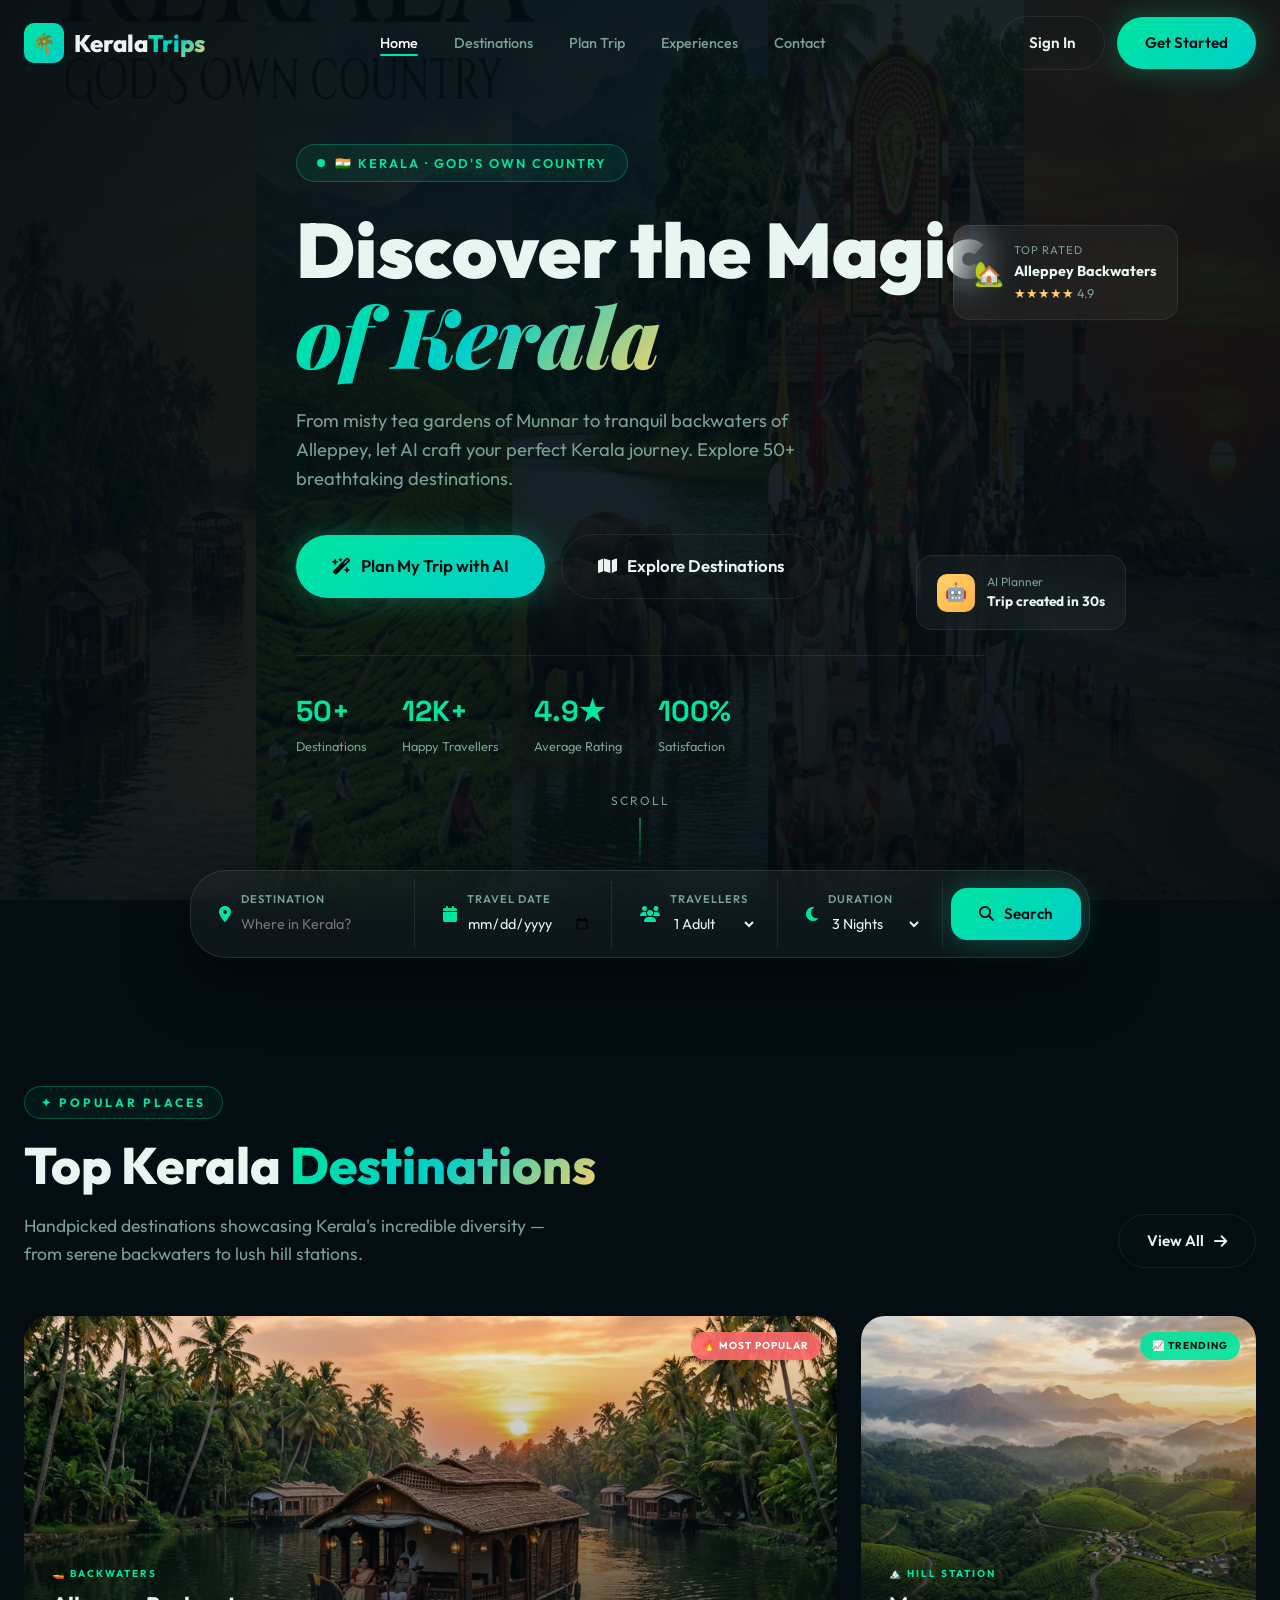
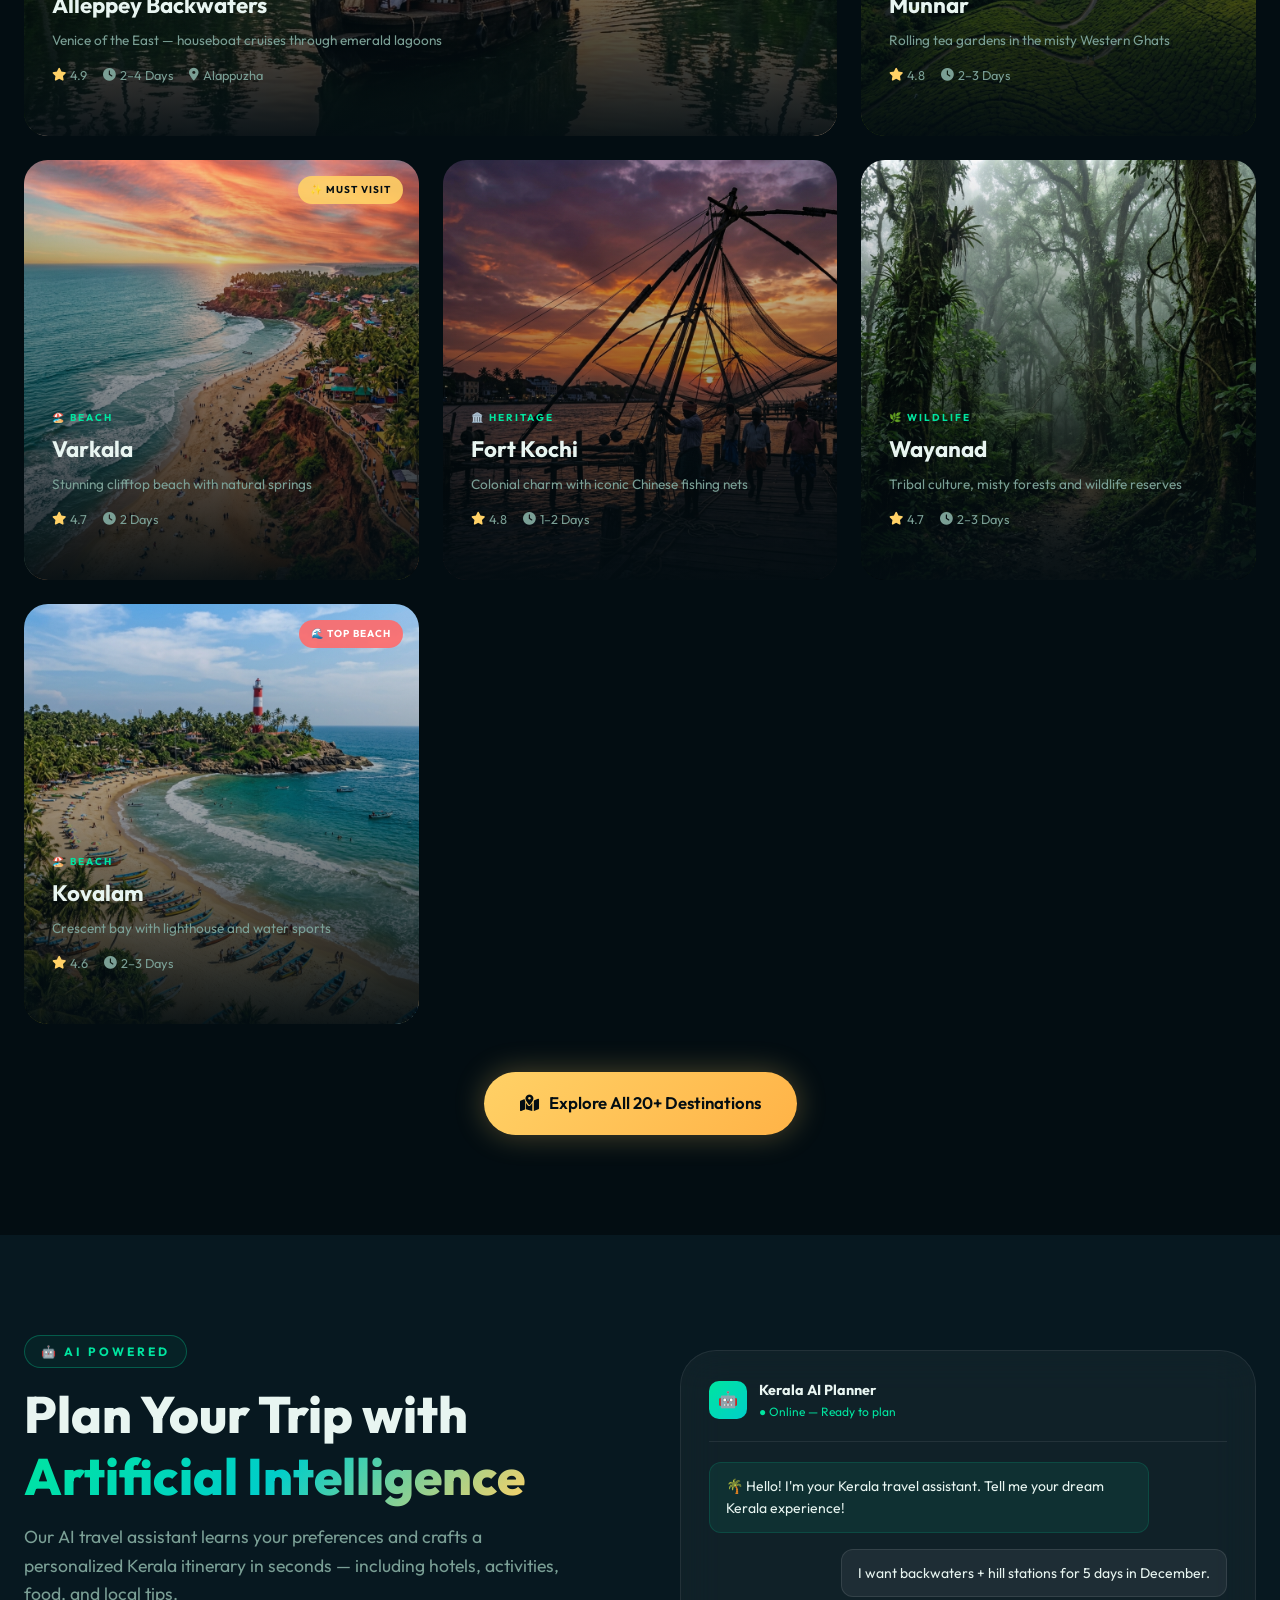
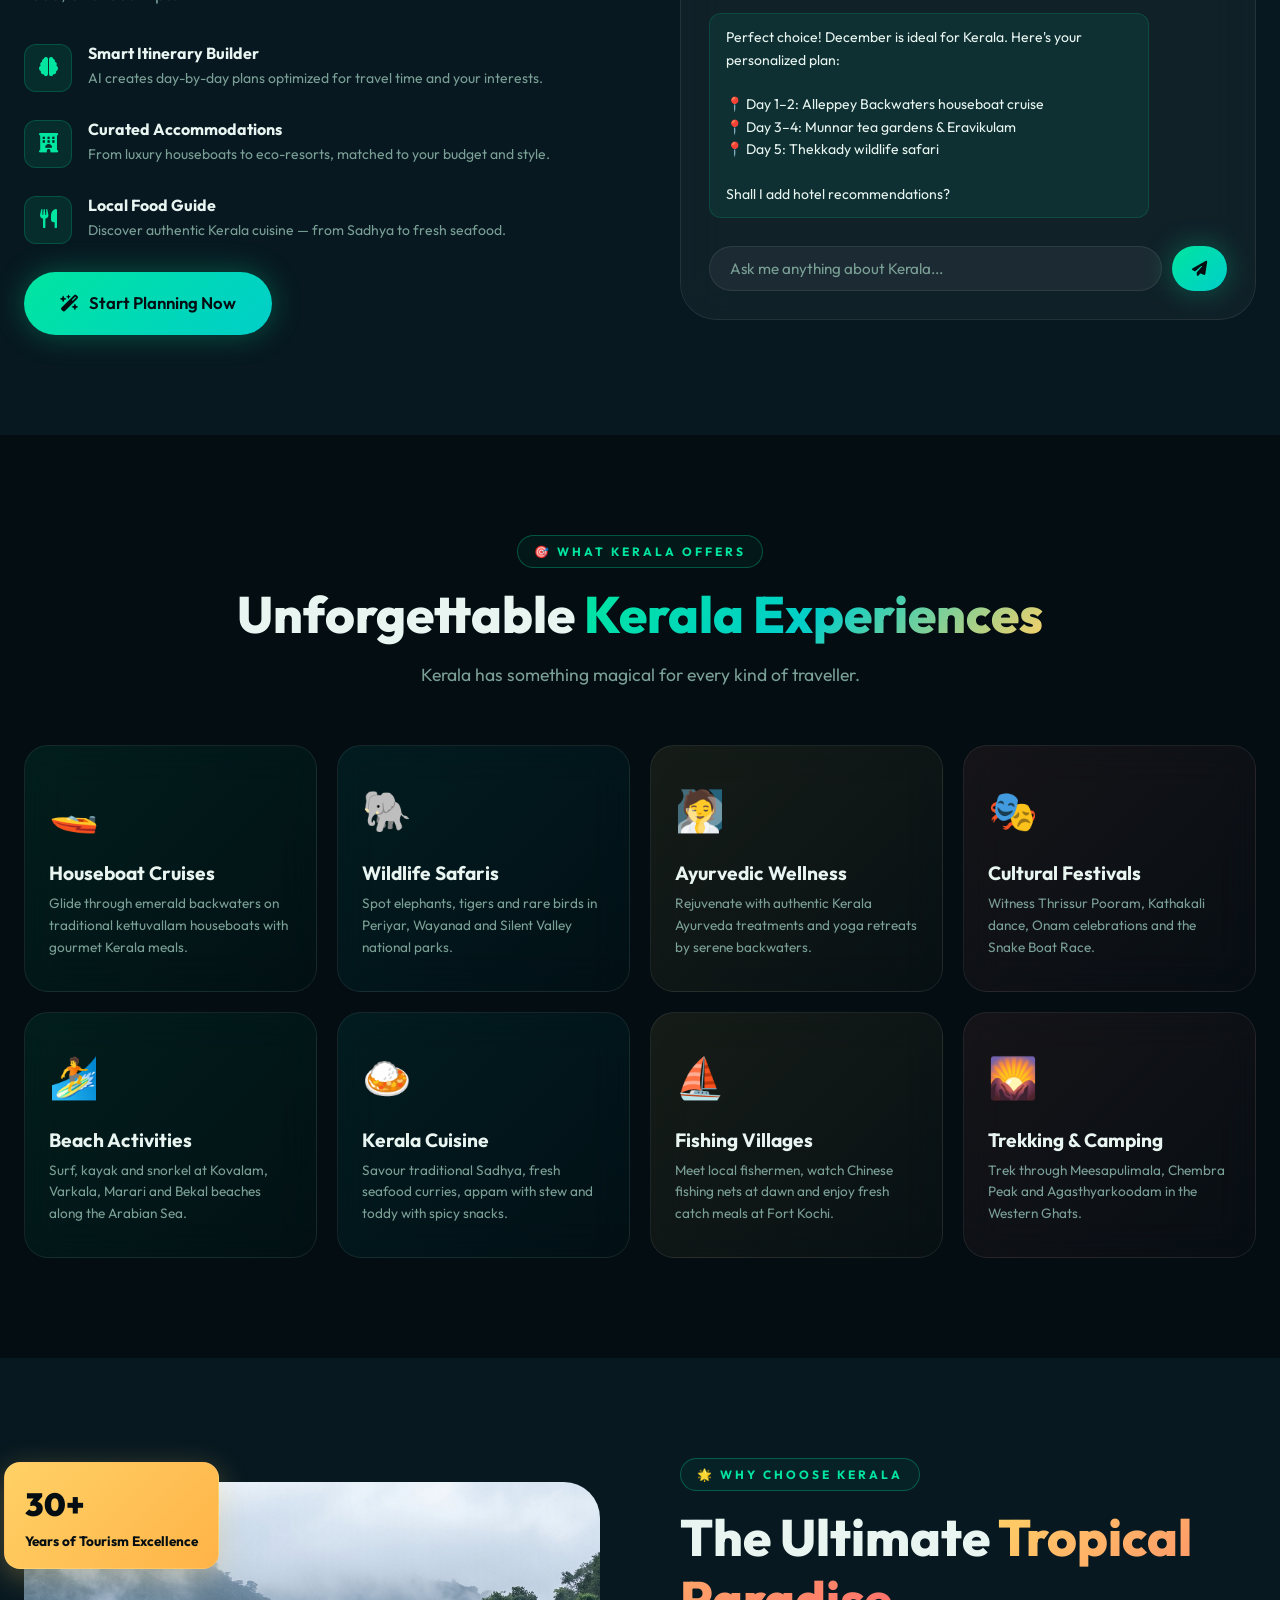
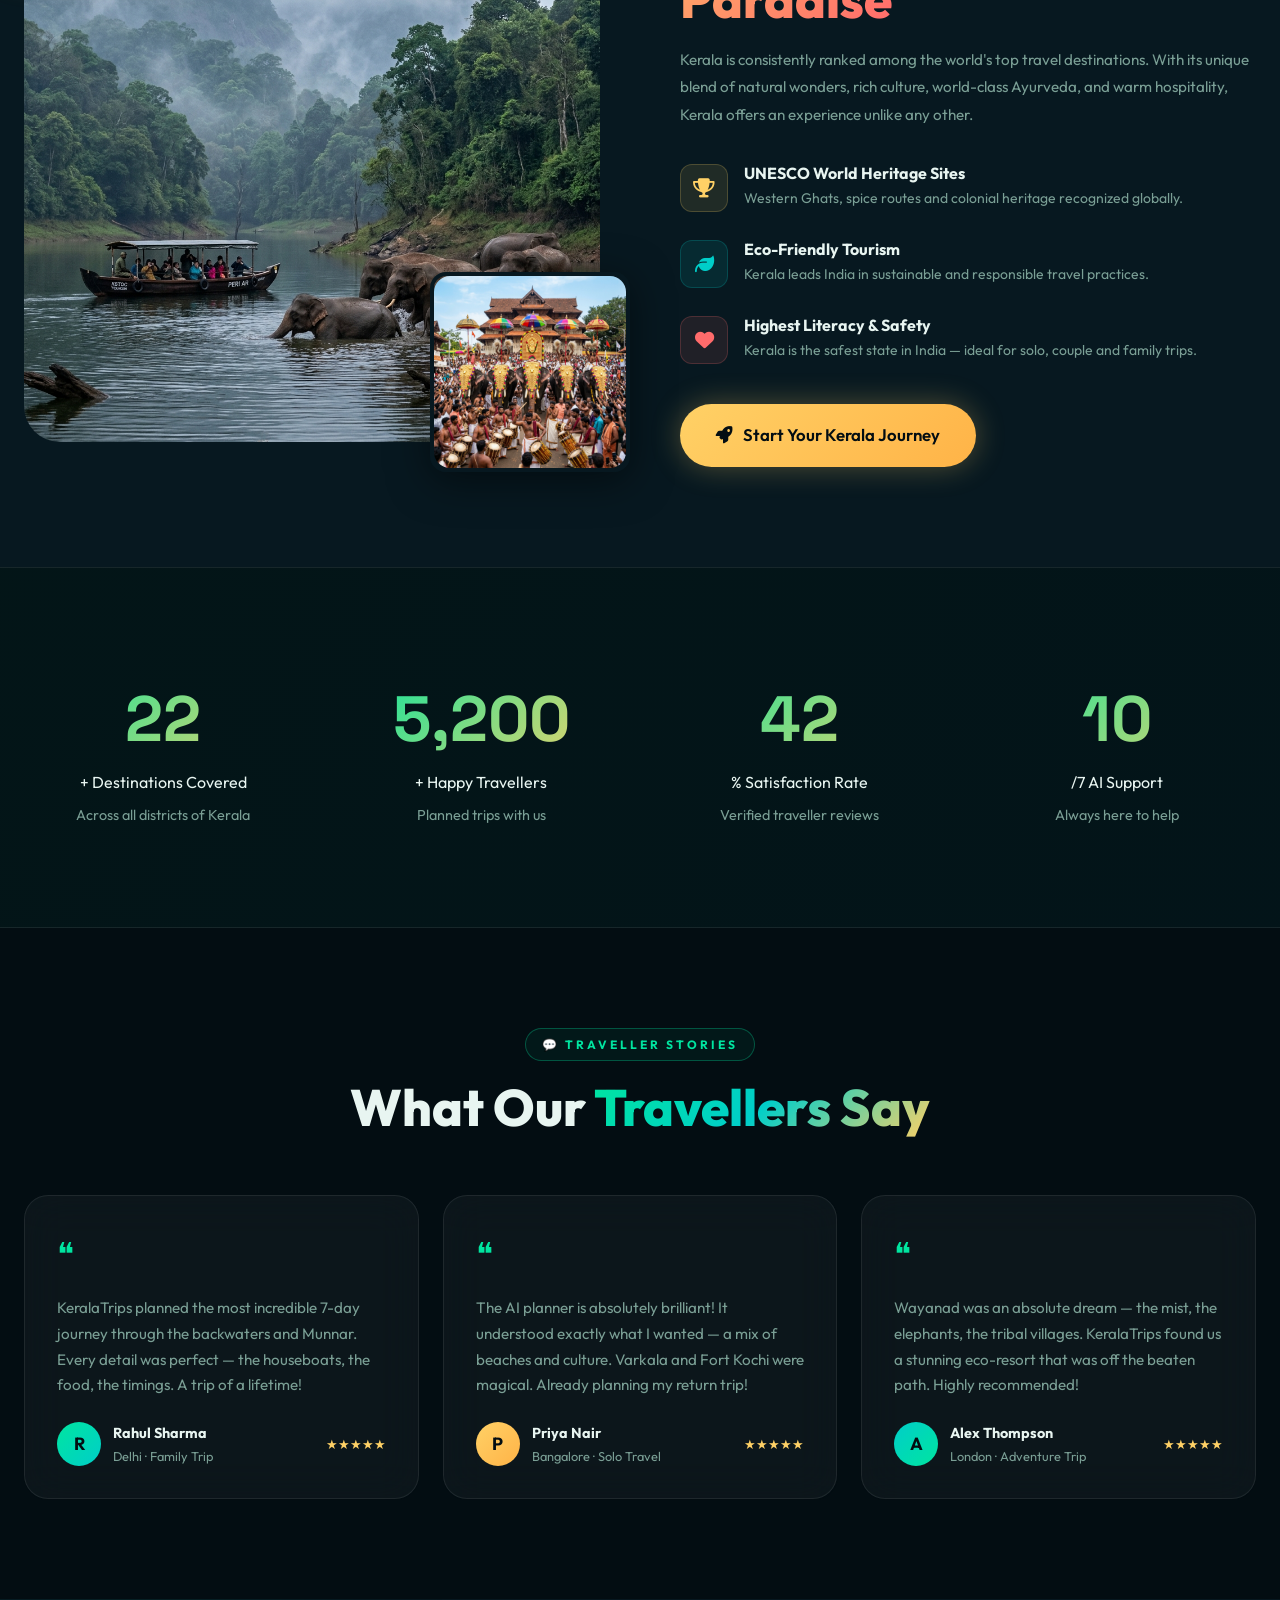
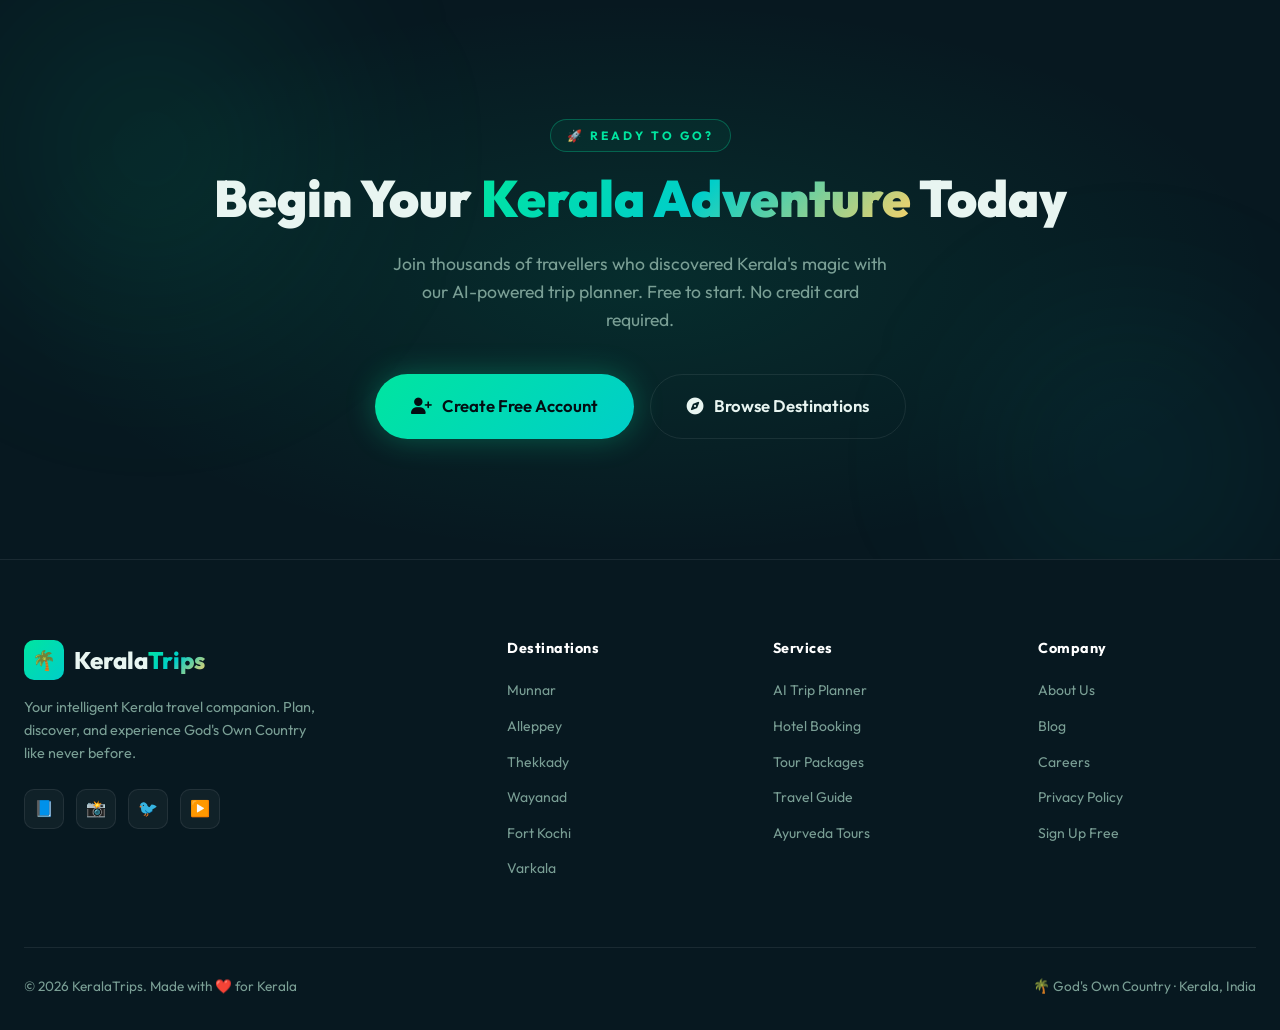
<file: index.html>
<!DOCTYPE html>
<html lang="en">
<head>
  <meta charset="UTF-8"/>
  <meta name="viewport" content="width=device-width, initial-scale=1.0"/>
  <title>KeralaTrips — God's Own Country | Kerala Travel Planner</title>
  <meta name="description" content="Plan your perfect Kerala trip. Explore backwaters, hill stations, beaches, wildlife and cultural heritage of God's Own Country with AI-powered trip planning."/>
  <link rel="stylesheet" href="style.css"/>
  <link rel="stylesheet" href="https://cdnjs.cloudflare.com/ajax/libs/font-awesome/6.5.0/css/all.min.css"/>
  <style>
    /* ── Hero ── */
    .hero{position:relative;min-height:100vh;display:flex;align-items:center;overflow:hidden;}
    .hero-bg{position:absolute;inset:0;z-index:0;}
    .hero-bg img{width:100%;height:100%;object-fit:cover;opacity:0.35;}
    .hero-bg::after{content:'';position:absolute;inset:0;background:linear-gradient(135deg,rgba(3,13,18,0.92) 0%,rgba(3,13,18,0.7) 50%,rgba(3,13,18,0.85) 100%);}
    .hero-content{position:relative;z-index:2;max-width:780px;}
    .hero-badge{display:inline-flex;align-items:center;gap:10px;background:rgba(0,229,160,0.08);border:1px solid rgba(0,229,160,0.3);border-radius:99px;padding:8px 20px;font-size:0.8rem;font-weight:600;letter-spacing:2px;text-transform:uppercase;color:var(--clr-em);margin-bottom:28px;animation:fadeUp 0.8s ease both;}
    .hero-badge .dot{width:8px;height:8px;background:var(--clr-em);border-radius:50%;animation:pulse-glow 2s infinite;}
    .hero-title{font-size:clamp(2.8rem,6vw,5.5rem);font-weight:900;line-height:1.05;margin-bottom:24px;animation:fadeUp 0.8s ease 0.15s both;}
    .hero-title .line2{font-family:var(--font-display);font-style:italic;font-size:clamp(3rem,6.5vw,6rem);}
    .hero-sub{font-size:1.15rem;color:var(--clr-muted);max-width:560px;margin-bottom:40px;animation:fadeUp 0.8s ease 0.3s both;}
    .hero-actions{display:flex;align-items:center;gap:16px;flex-wrap:wrap;animation:fadeUp 0.8s ease 0.45s both;}
    .hero-stats{display:flex;gap:36px;margin-top:56px;padding-top:32px;border-top:1px solid rgba(255,255,255,0.08);animation:fadeUp 0.8s ease 0.6s both;}
    .hero-stat-val{font-size:1.8rem;font-weight:800;font-family:var(--font-mono);color:var(--clr-em);}
    .hero-stat-label{font-size:0.8rem;color:var(--clr-muted);margin-top:2px;}
    .hero-scroll{position:absolute;bottom:32px;left:50%;transform:translateX(-50%);z-index:2;display:flex;flex-direction:column;align-items:center;gap:8px;font-size:0.75rem;letter-spacing:2px;text-transform:uppercase;color:var(--clr-muted);}
    .scroll-line{width:1px;height:50px;background:linear-gradient(to bottom,var(--clr-em),transparent);animation:float 2s ease-in-out infinite;}
    .floating-card{position:absolute;z-index:3;border-radius:var(--radius-md);padding:16px 20px;animation:float 6s ease-in-out infinite;}
    .fc1{right:8%;top:25%;animation-delay:-2s;}
    .fc2{right:12%;bottom:30%;animation-delay:-4s;}
    /* ── Search Bar ── */
    .search-section{background:var(--clr-bg);padding:0;margin-top:-2px;}
    .search-bar{background:rgba(255,255,255,0.04);border:1px solid rgba(255,255,255,0.1);border-radius:var(--radius-xl);padding:8px;display:flex;align-items:center;gap:8px;max-width:900px;margin:0 auto;transform:translateY(-28px);backdrop-filter:blur(20px);box-shadow:0 20px 60px rgba(0,0,0,0.5);}
    .search-field{flex:1;display:flex;align-items:center;gap:10px;padding:12px 20px;border-right:1px solid rgba(255,255,255,0.08);}
    .search-field:last-child{border-right:none;}
    .search-field i{color:var(--clr-em);font-size:1rem;flex-shrink:0;}
    .search-field input,.search-field select{background:none;border:none;outline:none;color:var(--clr-text);font-size:0.9rem;font-family:var(--font-main);width:100%;}
    .search-field select option{background:var(--clr-bg2);}
    .search-field .sf-label{font-size:0.7rem;color:var(--clr-muted);display:block;margin-bottom:2px;font-weight:600;letter-spacing:1px;text-transform:uppercase;}
    /* ── Destinations Grid ── */
    .dest-grid{display:grid;grid-template-columns:repeat(3,1fr);gap:24px;}
    .dest-grid .dest-card{height:420px;}
    .dest-card-large{grid-column:span 2;height:420px!important;}
    /* ── Why Kerala ── */
    .why-section{background:var(--clr-bg2);}
    .why-grid{display:grid;grid-template-columns:1fr 1fr;gap:80px;align-items:center;}
    .why-img-wrap{position:relative;}
    .why-img-main{border-radius:var(--radius-xl);overflow:hidden;height:560px;}
    .why-img-main img{width:100%;height:100%;object-fit:cover;}
    .why-img-float{position:absolute;bottom:-30px;right:-30px;width:200px;border-radius:var(--radius-md);overflow:hidden;border:4px solid var(--clr-bg2);box-shadow:var(--shadow-card);}
    .why-badge-float{position:absolute;top:-20px;left:-20px;background:linear-gradient(135deg,var(--clr-gold),var(--clr-gold2));color:#030d12;border-radius:var(--radius-md);padding:16px 20px;font-weight:700;font-size:0.85rem;box-shadow:0 8px 30px rgba(255,209,102,0.3);}
    .why-badge-float .num{font-size:2rem;font-weight:900;display:block;}
    .feature-item{display:flex;gap:16px;margin-bottom:28px;}
    .feature-icon{width:48px;height:48px;border-radius:12px;background:rgba(0,229,160,0.1);border:1px solid rgba(0,229,160,0.2);display:grid;place-items:center;font-size:1.2rem;color:var(--clr-em);flex-shrink:0;}
    .feature-item h4{font-size:1rem;font-weight:700;margin-bottom:4px;}
    .feature-item p{font-size:0.875rem;color:var(--clr-muted);}
    /* ── Experiences ── */
    .exp-grid{display:grid;grid-template-columns:repeat(4,1fr);gap:20px;}
    .exp-card{border-radius:var(--radius-lg);padding:32px 24px;position:relative;overflow:hidden;transition:var(--transition);}
    .exp-card:hover{transform:translateY(-8px);}
    .exp-card::before{content:'';position:absolute;inset:0;background:inherit;filter:brightness(1.1);opacity:0;transition:opacity 0.3s;z-index:0;}
    .exp-card:hover::before{opacity:1;}
    .exp-icon{font-size:2.5rem;margin-bottom:20px;display:block;position:relative;z-index:1;}
    .exp-card h3{font-size:1.2rem;font-weight:700;margin-bottom:8px;position:relative;z-index:1;}
    .exp-card p{font-size:0.85rem;color:var(--clr-muted);position:relative;z-index:1;}
    .exp-card-1{background:linear-gradient(135deg,rgba(0,229,160,0.08),rgba(0,229,160,0.02));}
    .exp-card-2{background:linear-gradient(135deg,rgba(0,206,201,0.08),rgba(0,206,201,0.02));}
    .exp-card-3{background:linear-gradient(135deg,rgba(255,209,102,0.08),rgba(255,209,102,0.02));}
    .exp-card-4{background:linear-gradient(135deg,rgba(255,107,107,0.08),rgba(255,107,107,0.02));}
    /* ── Stats Section ── */
    .stats-section{background:linear-gradient(135deg,rgba(0,229,160,0.04),rgba(0,206,201,0.04));border-top:1px solid var(--clr-border);border-bottom:1px solid var(--clr-border);}
    .stats-grid{display:grid;grid-template-columns:repeat(4,1fr);gap:40px;text-align:center;}
    .stat-label{font-size:0.9rem;color:var(--clr-muted);margin-top:8px;}
    /* ── Testimonials ── */
    .testi-grid{display:grid;grid-template-columns:repeat(3,1fr);gap:24px;}
    .testi-card{border-radius:var(--radius-lg);padding:32px;transition:var(--transition);}
    .testi-card:hover{transform:translateY(-5px);border-color:rgba(0,229,160,0.3);}
    .testi-quote{font-size:2rem;color:var(--clr-em);margin-bottom:16px;}
    .testi-text{font-size:0.95rem;color:var(--clr-muted);line-height:1.7;margin-bottom:24px;}
    .testi-author{display:flex;align-items:center;gap:12px;}
    .testi-avatar{width:44px;height:44px;border-radius:50%;background:linear-gradient(135deg,var(--clr-em),var(--clr-teal));display:grid;place-items:center;font-size:1.1rem;font-weight:700;color:#030d12;flex-shrink:0;}
    .testi-name{font-weight:700;font-size:0.9rem;}
    .testi-role{font-size:0.8rem;color:var(--clr-muted);}
    /* ── CTA Section ── */
    .cta-section{position:relative;overflow:hidden;text-align:center;padding:120px 0;}
    .cta-section::before{content:'';position:absolute;inset:0;background:radial-gradient(ellipse at center,rgba(0,229,160,0.1) 0%,transparent 70%);}
    .cta-title{font-size:clamp(2rem,4vw,3.5rem);font-weight:900;margin-bottom:20px;}
    .cta-sub{font-size:1.1rem;color:var(--clr-muted);max-width:500px;margin:0 auto 40px;}
    /* ── AI Trip Planner ── */
    .ai-section{background:var(--clr-bg2);}
    .ai-grid{display:grid;grid-template-columns:1fr 1fr;gap:80px;align-items:center;}
    .ai-chat{border-radius:var(--radius-xl);padding:28px;min-height:380px;display:flex;flex-direction:column;}
    .ai-chat-header{display:flex;align-items:center;gap:12px;padding-bottom:20px;border-bottom:1px solid var(--clr-border);margin-bottom:20px;}
    .ai-avatar{width:38px;height:38px;border-radius:10px;background:linear-gradient(135deg,var(--clr-em),var(--clr-teal));display:grid;place-items:center;font-size:1rem;animation:pulse-glow 3s infinite;}
    .ai-msg{padding:12px 16px;border-radius:12px;font-size:0.875rem;max-width:85%;margin-bottom:12px;line-height:1.6;}
    .ai-msg.bot{background:rgba(0,229,160,0.08);border:1px solid rgba(0,229,160,0.15);align-self:flex-start;}
    .ai-msg.user{background:rgba(255,255,255,0.06);border:1px solid rgba(255,255,255,0.1);align-self:flex-end;}
    .ai-typing{display:flex;gap:4px;padding:12px 16px;}
    .typing-dot{width:8px;height:8px;background:var(--clr-em);border-radius:50%;animation:float 1s ease-in-out infinite;}
    .typing-dot:nth-child(2){animation-delay:0.2s;}
    .typing-dot:nth-child(3){animation-delay:0.4s;}
    /* Grid responsive */
    @media(max-width:1024px){
      .dest-grid{grid-template-columns:repeat(2,1fr);}
      .dest-card-large{grid-column:span 1;}
      .why-grid,.ai-grid{grid-template-columns:1fr;gap:48px;}
      .exp-grid{grid-template-columns:repeat(2,1fr);}
      .stats-grid{grid-template-columns:repeat(2,1fr);gap:32px;}
      .testi-grid{grid-template-columns:repeat(2,1fr);}
      .fc1,.fc2{display:none;}
    }
    @media(max-width:768px){
      .dest-grid{grid-template-columns:1fr;}
      .hero-stats{flex-wrap:wrap;gap:20px;}
      .search-bar{flex-direction:column;transform:translateY(-20px);}
      .search-field{border-right:none;border-bottom:1px solid rgba(255,255,255,0.08);}
      .exp-grid{grid-template-columns:1fr;}
      .testi-grid{grid-template-columns:1fr;}
    }
  </style>
</head>
<body>

<!-- ══ NAVBAR ══ -->
<nav class="navbar" id="navbar">
  <div class="container">
    <div class="nav-inner">
      <a href="index.html" class="nav-logo">
        <div class="logo-icon">🌴</div>
        <span>Kerala<span class="gradient-text">Trips</span></span>
      </a>
      <ul class="nav-links">
        <li><a href="index.html" class="active">Home</a></li>
        <li><a href="destinations.html">Destinations</a></li>
        <li><a href="plan-trip.html">Plan Trip</a></li>
        <li><a href="#experiences">Experiences</a></li>
        <li><a href="#contact">Contact</a></li>
      </ul>
      <div class="nav-actions">
        <a href="login.html" class="btn btn-outline">Sign In</a>
        <a href="register.html" class="btn btn-primary">Get Started</a>
        <button class="nav-toggle" id="navToggle">☰</button>
      </div>
    </div>
  </div>
</nav>

<!-- ══ HERO ══ -->
<section class="hero" id="home">
  <canvas id="particles-canvas"></canvas>
  <div class="hero-bg">
    <img src="images/hero_banner.png" alt="Kerala landscape"/>
  </div>

  <!-- Floating Info Cards -->
  <div class="glass floating-card fc1">
    <div style="display:flex;align-items:center;gap:10px;">
      <span style="font-size:1.5rem;">🏡</span>
      <div>
        <div style="font-size:0.7rem;color:var(--clr-muted);text-transform:uppercase;letter-spacing:1px;">Top Rated</div>
        <div style="font-weight:700;font-size:0.9rem;">Alleppey Backwaters</div>
        <div class="stars">★★★★★ <span style="color:var(--clr-muted);">4.9</span></div>
      </div>
    </div>
  </div>

  <div class="glass floating-card fc2">
    <div style="display:flex;align-items:center;gap:12px;">
      <div style="background:linear-gradient(135deg,var(--clr-gold),var(--clr-gold2));border-radius:10px;width:38px;height:38px;display:grid;place-items:center;font-size:1.1rem;">🤖</div>
      <div>
        <div style="font-size:0.75rem;color:var(--clr-muted);">AI Planner</div>
        <div style="font-weight:700;font-size:0.85rem;">Trip created in 30s</div>
      </div>
    </div>
  </div>

  <div class="container" style="position:relative;z-index:2;">
    <div class="hero-content">
      <div class="hero-badge">
        <span class="dot"></span>
        🇮🇳 Kerala · God's Own Country
      </div>
      <h1 class="hero-title">
        Discover the Magic<br>
        <span class="line2 gradient-text">of Kerala</span>
      </h1>
      <p class="hero-sub">
        From misty tea gardens of Munnar to tranquil backwaters of Alleppey, let AI craft your perfect Kerala journey. Explore 50+ breathtaking destinations.
      </p>
      <div class="hero-actions">
        <a href="plan-trip.html" class="btn btn-primary btn-lg">
          <i class="fa-solid fa-wand-magic-sparkles"></i>
          Plan My Trip with AI
        </a>
        <a href="destinations.html" class="btn btn-outline btn-lg">
          <i class="fa-solid fa-map"></i>
          Explore Destinations
        </a>
      </div>
      <div class="hero-stats">
        <div>
          <div class="hero-stat-val">50+</div>
          <div class="hero-stat-label">Destinations</div>
        </div>
        <div>
          <div class="hero-stat-val">12K+</div>
          <div class="hero-stat-label">Happy Travellers</div>
        </div>
        <div>
          <div class="hero-stat-val">4.9★</div>
          <div class="hero-stat-label">Average Rating</div>
        </div>
        <div>
          <div class="hero-stat-val">100%</div>
          <div class="hero-stat-label">Satisfaction</div>
        </div>
      </div>
    </div>
  </div>

  <div class="hero-scroll">
    <span>Scroll</span>
    <div class="scroll-line"></div>
  </div>
</section>

<!-- ══ SEARCH BAR ══ -->
<section class="search-section">
  <div class="container">
    <div class="search-bar">
      <div class="search-field" style="flex:1.5;">
        <i class="fa-solid fa-location-dot"></i>
        <div style="flex:1;">
          <span class="sf-label">Destination</span>
          <input type="text" placeholder="Where in Kerala?"/>
        </div>
      </div>
      <div class="search-field" style="flex:1;">
        <i class="fa-solid fa-calendar"></i>
        <div style="flex:1;">
          <span class="sf-label">Travel Date</span>
          <input type="date"/>
        </div>
      </div>
      <div class="search-field" style="flex:1;">
        <i class="fa-solid fa-users"></i>
        <div style="flex:1;">
          <span class="sf-label">Travellers</span>
          <select>
            <option>1 Adult</option>
            <option>2 Adults</option>
            <option>Family</option>
            <option>Group</option>
          </select>
        </div>
      </div>
      <div class="search-field" style="flex:1;">
        <i class="fa-solid fa-moon"></i>
        <div style="flex:1;">
          <span class="sf-label">Duration</span>
          <select>
            <option>3 Nights</option>
            <option>5 Nights</option>
            <option>7 Nights</option>
            <option>10 Nights</option>
          </select>
        </div>
      </div>
      <a href="plan-trip.html" class="btn btn-primary" style="white-space:nowrap;border-radius:16px;padding:14px 28px;">
        <i class="fa-solid fa-magnifying-glass"></i> Search
      </a>
    </div>
  </div>
</section>

<!-- ══ FEATURED DESTINATIONS ══ -->
<section class="section" id="destinations">
  <div class="container">
    <div style="display:flex;justify-content:space-between;align-items:flex-end;margin-bottom:48px;flex-wrap:wrap;gap:20px;">
      <div>
        <div class="section-tag reveal">✦ Popular Places</div>
        <h2 class="section-title reveal">Top Kerala <span class="gradient-text">Destinations</span></h2>
        <p class="section-subtitle reveal">Handpicked destinations showcasing Kerala's incredible diversity — from serene backwaters to lush hill stations.</p>
      </div>
      <a href="destinations.html" class="btn btn-outline reveal">View All <i class="fa-solid fa-arrow-right"></i></a>
    </div>

    <div class="dest-grid">
      <!-- Card 1 — Large -->
      <div class="dest-card dest-card-large reveal">
        <span class="badge badge-hot">🔥 Most Popular</span>
        <img src="images/alleppey.png" alt="Alleppey Backwaters"/>
        <div class="dest-card-info">
          <span class="dest-card-tag">🚤 Backwaters</span>
          <div class="dest-card-title">Alleppey Backwaters</div>
          <div class="dest-card-sub">Venice of the East — houseboat cruises through emerald lagoons</div>
          <div class="dest-card-meta">
            <span><i class="fa-solid fa-star" style="color:var(--clr-gold);"></i> 4.9</span>
            <span><i class="fa-solid fa-clock"></i> 2–4 Days</span>
            <span><i class="fa-solid fa-location-dot"></i> Alappuzha</span>
          </div>
          <div class="dest-card-explore">Explore <i class="fa-solid fa-arrow-right"></i></div>
        </div>
      </div>

      <!-- Card 2 -->
      <div class="dest-card reveal" style="height:420px;">
        <span class="badge badge-trending">📈 Trending</span>
        <img src="images/munnar.png" alt="Munnar"/>
        <div class="dest-card-info">
          <span class="dest-card-tag">🏔️ Hill Station</span>
          <div class="dest-card-title">Munnar</div>
          <div class="dest-card-sub">Rolling tea gardens in the misty Western Ghats</div>
          <div class="dest-card-meta">
            <span><i class="fa-solid fa-star" style="color:var(--clr-gold);"></i> 4.8</span>
            <span><i class="fa-solid fa-clock"></i> 2–3 Days</span>
          </div>
          <div class="dest-card-explore">Explore <i class="fa-solid fa-arrow-right"></i></div>
        </div>
      </div>

      <!-- Card 3 -->
      <div class="dest-card reveal" style="height:420px;">
        <span class="badge badge-new">✨ Must Visit</span>
        <img src="images/varkala.png" alt="Varkala"/>
        <div class="dest-card-info">
          <span class="dest-card-tag">🏖️ Beach</span>
          <div class="dest-card-title">Varkala</div>
          <div class="dest-card-sub">Stunning clifftop beach with natural springs</div>
          <div class="dest-card-meta">
            <span><i class="fa-solid fa-star" style="color:var(--clr-gold);"></i> 4.7</span>
            <span><i class="fa-solid fa-clock"></i> 2 Days</span>
          </div>
          <div class="dest-card-explore">Explore <i class="fa-solid fa-arrow-right"></i></div>
        </div>
      </div>

      <!-- Card 4 -->
      <div class="dest-card reveal" style="height:420px;">
        <img src="images/fort_kochi.png" alt="Fort Kochi"/>
        <div class="dest-card-info">
          <span class="dest-card-tag">🏛️ Heritage</span>
          <div class="dest-card-title">Fort Kochi</div>
          <div class="dest-card-sub">Colonial charm with iconic Chinese fishing nets</div>
          <div class="dest-card-meta">
            <span><i class="fa-solid fa-star" style="color:var(--clr-gold);"></i> 4.8</span>
            <span><i class="fa-solid fa-clock"></i> 1–2 Days</span>
          </div>
          <div class="dest-card-explore">Explore <i class="fa-solid fa-arrow-right"></i></div>
        </div>
      </div>

      <!-- Card 5 -->
      <div class="dest-card reveal" style="height:420px;">
        <img src="images/wayanad.png" alt="Wayanad"/>
        <div class="dest-card-info">
          <span class="dest-card-tag">🌿 Wildlife</span>
          <div class="dest-card-title">Wayanad</div>
          <div class="dest-card-sub">Tribal culture, misty forests and wildlife reserves</div>
          <div class="dest-card-meta">
            <span><i class="fa-solid fa-star" style="color:var(--clr-gold);"></i> 4.7</span>
            <span><i class="fa-solid fa-clock"></i> 2–3 Days</span>
          </div>
          <div class="dest-card-explore">Explore <i class="fa-solid fa-arrow-right"></i></div>
        </div>
      </div>

      <!-- Card 6 -->
      <div class="dest-card reveal" style="height:420px;">
        <span class="badge badge-hot">🌊 Top Beach</span>
        <img src="images/kovalam.png" alt="Kovalam"/>
        <div class="dest-card-info">
          <span class="dest-card-tag">🏖️ Beach</span>
          <div class="dest-card-title">Kovalam</div>
          <div class="dest-card-sub">Crescent bay with lighthouse and water sports</div>
          <div class="dest-card-meta">
            <span><i class="fa-solid fa-star" style="color:var(--clr-gold);"></i> 4.6</span>
            <span><i class="fa-solid fa-clock"></i> 2–3 Days</span>
          </div>
          <div class="dest-card-explore">Explore <i class="fa-solid fa-arrow-right"></i></div>
        </div>
      </div>
    </div>

    <div style="text-align:center;margin-top:48px;">
      <a href="destinations.html" class="btn btn-gold btn-lg reveal">
        <i class="fa-solid fa-map-location-dot"></i>
        Explore All 20+ Destinations
      </a>
    </div>
  </div>
</section>

<!-- ══ AI TRIP PLANNER ══ -->
<section class="section ai-section" id="planner">
  <div class="container">
    <div class="ai-grid">
      <div>
        <div class="section-tag reveal-left">🤖 AI Powered</div>
        <h2 class="section-title reveal-left">Plan Your Trip with <span class="gradient-text">Artificial Intelligence</span></h2>
        <p class="section-subtitle reveal-left" style="margin-bottom:36px;">Our AI travel assistant learns your preferences and crafts a personalized Kerala itinerary in seconds — including hotels, activities, food, and local tips.</p>
        <div class="feature-item reveal-left">
          <div class="feature-icon"><i class="fa-solid fa-brain"></i></div>
          <div>
            <h4>Smart Itinerary Builder</h4>
            <p>AI creates day-by-day plans optimized for travel time and your interests.</p>
          </div>
        </div>
        <div class="feature-item reveal-left">
          <div class="feature-icon"><i class="fa-solid fa-hotel"></i></div>
          <div>
            <h4>Curated Accommodations</h4>
            <p>From luxury houseboats to eco-resorts, matched to your budget and style.</p>
          </div>
        </div>
        <div class="feature-item reveal-left">
          <div class="feature-icon"><i class="fa-solid fa-utensils"></i></div>
          <div>
            <h4>Local Food Guide</h4>
            <p>Discover authentic Kerala cuisine — from Sadhya to fresh seafood.</p>
          </div>
        </div>
        <a href="plan-trip.html" class="btn btn-primary btn-lg reveal-left">
          <i class="fa-solid fa-wand-magic-sparkles"></i> Start Planning Now
        </a>
      </div>

      <div class="reveal-right">
        <div class="ai-chat glass">
          <div class="ai-chat-header">
            <div class="ai-avatar">🤖</div>
            <div>
              <div style="font-weight:700;font-size:0.9rem;">Kerala AI Planner</div>
              <div style="font-size:0.75rem;color:var(--clr-em);">● Online — Ready to plan</div>
            </div>
          </div>
          <div style="flex:1;display:flex;flex-direction:column;gap:4px;" id="chatContainer">
            <div class="ai-msg bot">🌴 Hello! I'm your Kerala travel assistant. Tell me your dream Kerala experience!</div>
            <div class="ai-msg user">I want backwaters + hill stations for 5 days in December.</div>
            <div class="ai-msg bot">Perfect choice! December is ideal for Kerala. Here's your personalized plan:<br><br>📍 Day 1–2: Alleppey Backwaters houseboat cruise<br>📍 Day 3–4: Munnar tea gardens & Eravikulam<br>📍 Day 5: Thekkady wildlife safari<br><br>Shall I add hotel recommendations?</div>
          </div>
          <div style="margin-top:16px;display:flex;gap:10px;">
            <input id="chatInput" type="text" class="form-control" placeholder="Ask me anything about Kerala..." style="border-radius:99px;padding:12px 20px;"/>
            <button onclick="sendChat()" class="btn btn-primary" style="padding:12px 20px;border-radius:99px;flex-shrink:0;">
              <i class="fa-solid fa-paper-plane"></i>
            </button>
          </div>
        </div>
      </div>
    </div>
  </div>
</section>

<!-- ══ EXPERIENCES ══ -->
<section class="section" id="experiences">
  <div class="container">
    <div style="text-align:center;margin-bottom:56px;">
      <div class="section-tag reveal" style="justify-content:center;">🎯 What Kerala Offers</div>
      <h2 class="section-title reveal">Unforgettable <span class="gradient-text">Kerala Experiences</span></h2>
      <p class="section-subtitle reveal" style="margin:0 auto;">Kerala has something magical for every kind of traveller.</p>
    </div>
    <div class="exp-grid">
      <div class="exp-card exp-card-1 glass reveal">
        <span class="exp-icon">🚤</span>
        <h3>Houseboat Cruises</h3>
        <p>Glide through emerald backwaters on traditional kettuvallam houseboats with gourmet Kerala meals.</p>
      </div>
      <div class="exp-card exp-card-2 glass reveal">
        <span class="exp-icon">🐘</span>
        <h3>Wildlife Safaris</h3>
        <p>Spot elephants, tigers and rare birds in Periyar, Wayanad and Silent Valley national parks.</p>
      </div>
      <div class="exp-card exp-card-3 glass reveal">
        <span class="exp-icon">🧖</span>
        <h3>Ayurvedic Wellness</h3>
        <p>Rejuvenate with authentic Kerala Ayurveda treatments and yoga retreats by serene backwaters.</p>
      </div>
      <div class="exp-card exp-card-4 glass reveal">
        <span class="exp-icon">🎭</span>
        <h3>Cultural Festivals</h3>
        <p>Witness Thrissur Pooram, Kathakali dance, Onam celebrations and the Snake Boat Race.</p>
      </div>
      <div class="exp-card exp-card-1 glass reveal">
        <span class="exp-icon">🏄</span>
        <h3>Beach Activities</h3>
        <p>Surf, kayak and snorkel at Kovalam, Varkala, Marari and Bekal beaches along the Arabian Sea.</p>
      </div>
      <div class="exp-card exp-card-2 glass reveal">
        <span class="exp-icon">🍛</span>
        <h3>Kerala Cuisine</h3>
        <p>Savour traditional Sadhya, fresh seafood curries, appam with stew and toddy with spicy snacks.</p>
      </div>
      <div class="exp-card exp-card-3 glass reveal">
        <span class="exp-icon">⛵</span>
        <h3>Fishing Villages</h3>
        <p>Meet local fishermen, watch Chinese fishing nets at dawn and enjoy fresh catch meals at Fort Kochi.</p>
      </div>
      <div class="exp-card exp-card-4 glass reveal">
        <span class="exp-icon">🌄</span>
        <h3>Trekking & Camping</h3>
        <p>Trek through Meesapulimala, Chembra Peak and Agasthyarkoodam in the Western Ghats.</p>
      </div>
    </div>
  </div>
</section>

<!-- ══ WHY KERALA ══ -->
<section class="section why-section">
  <div class="container">
    <div class="why-grid">
      <div class="why-img-wrap reveal-left">
        <div class="why-img-main">
          <img src="images/thekkady.png" alt="Thekkady Wildlife"/>
        </div>
        <div class="why-img-float">
          <img src="images/thrissur.png" alt="Thrissur Pooram" style="border-radius:var(--radius-md);"/>
        </div>
        <div class="why-badge-float glass">
          <span class="num">30+</span>
          Years of Tourism Excellence
        </div>
      </div>
      <div class="reveal-right">
        <div class="section-tag">🌟 Why Choose Kerala</div>
        <h2 class="section-title">The Ultimate <span class="gradient-text-2">Tropical Paradise</span></h2>
        <p style="color:var(--clr-muted);margin-bottom:36px;font-size:0.95rem;line-height:1.8;">Kerala is consistently ranked among the world's top travel destinations. With its unique blend of natural wonders, rich culture, world-class Ayurveda, and warm hospitality, Kerala offers an experience unlike any other.</p>

        <div class="feature-item">
          <div class="feature-icon" style="background:rgba(255,209,102,0.1);border-color:rgba(255,209,102,0.2);color:var(--clr-gold);"><i class="fa-solid fa-trophy"></i></div>
          <div><h4>UNESCO World Heritage Sites</h4><p>Western Ghats, spice routes and colonial heritage recognized globally.</p></div>
        </div>
        <div class="feature-item">
          <div class="feature-icon" style="background:rgba(0,206,201,0.1);border-color:rgba(0,206,201,0.2);color:var(--clr-teal);"><i class="fa-solid fa-leaf"></i></div>
          <div><h4>Eco-Friendly Tourism</h4><p>Kerala leads India in sustainable and responsible travel practices.</p></div>
        </div>
        <div class="feature-item">
          <div class="feature-icon" style="background:rgba(255,107,107,0.1);border-color:rgba(255,107,107,0.2);color:var(--clr-coral);"><i class="fa-solid fa-heart"></i></div>
          <div><h4>Highest Literacy & Safety</h4><p>Kerala is the safest state in India — ideal for solo, couple and family trips.</p></div>
        </div>
        <a href="register.html" class="btn btn-gold btn-lg" style="margin-top:12px;">
          <i class="fa-solid fa-rocket"></i> Start Your Kerala Journey
        </a>
      </div>
    </div>
  </div>
</section>

<!-- ══ STATS ══ -->
<section class="section stats-section">
  <div class="container">
    <div class="stats-grid">
      <div style="text-align:center;" class="reveal">
        <div class="stat-value" data-target="50">0</div>
        <div>+ Destinations Covered</div>
        <div class="stat-label">Across all districts of Kerala</div>
      </div>
      <div style="text-align:center;" class="reveal">
        <div class="stat-value" data-target="12000">0</div>
        <div>+ Happy Travellers</div>
        <div class="stat-label">Planned trips with us</div>
      </div>
      <div style="text-align:center;" class="reveal">
        <div class="stat-value" data-target="98">0</div>
        <div>% Satisfaction Rate</div>
        <div class="stat-label">Verified traveller reviews</div>
      </div>
      <div style="text-align:center;" class="reveal">
        <div class="stat-value" data-target="24">0</div>
        <div>/7 AI Support</div>
        <div class="stat-label">Always here to help</div>
      </div>
    </div>
  </div>
</section>

<!-- ══ TESTIMONIALS ══ -->
<section class="section" id="testimonials">
  <div class="container">
    <div style="text-align:center;margin-bottom:56px;">
      <div class="section-tag reveal" style="justify-content:center;">💬 Traveller Stories</div>
      <h2 class="section-title reveal">What Our <span class="gradient-text">Travellers Say</span></h2>
    </div>
    <div class="testi-grid">
      <div class="testi-card glass reveal">
        <div class="testi-quote">❝</div>
        <p class="testi-text">KeralaTrips planned the most incredible 7-day journey through the backwaters and Munnar. Every detail was perfect — the houseboats, the food, the timings. A trip of a lifetime!</p>
        <div class="testi-author">
          <div class="testi-avatar">R</div>
          <div>
            <div class="testi-name">Rahul Sharma</div>
            <div class="testi-role">Delhi · Family Trip</div>
          </div>
          <div class="stars" style="margin-left:auto;">★★★★★</div>
        </div>
      </div>
      <div class="testi-card glass reveal">
        <div class="testi-quote">❝</div>
        <p class="testi-text">The AI planner is absolutely brilliant! It understood exactly what I wanted — a mix of beaches and culture. Varkala and Fort Kochi were magical. Already planning my return trip!</p>
        <div class="testi-author">
          <div class="testi-avatar" style="background:linear-gradient(135deg,var(--clr-gold),var(--clr-gold2));">P</div>
          <div>
            <div class="testi-name">Priya Nair</div>
            <div class="testi-role">Bangalore · Solo Travel</div>
          </div>
          <div class="stars" style="margin-left:auto;">★★★★★</div>
        </div>
      </div>
      <div class="testi-card glass reveal">
        <div class="testi-quote">❝</div>
        <p class="testi-text">Wayanad was an absolute dream — the mist, the elephants, the tribal villages. KeralaTrips found us a stunning eco-resort that was off the beaten path. Highly recommended!</p>
        <div class="testi-author">
          <div class="testi-avatar" style="background:linear-gradient(135deg,var(--clr-teal),var(--clr-em));">A</div>
          <div>
            <div class="testi-name">Alex Thompson</div>
            <div class="testi-role">London · Adventure Trip</div>
          </div>
          <div class="stars" style="margin-left:auto;">★★★★★</div>
        </div>
      </div>
    </div>
  </div>
</section>

<!-- ══ CTA ══ -->
<section class="cta-section" style="background:var(--clr-bg2);" id="contact">
  <div class="orb orb-1"></div>
  <div class="orb orb-2"></div>
  <div class="container" style="position:relative;z-index:1;">
    <div class="section-tag reveal" style="justify-content:center;">🚀 Ready to Go?</div>
    <h2 class="cta-title reveal">Begin Your <span class="gradient-text">Kerala Adventure</span> Today</h2>
    <p class="cta-sub reveal">Join thousands of travellers who discovered Kerala's magic with our AI-powered trip planner. Free to start. No credit card required.</p>
    <div style="display:flex;gap:16px;justify-content:center;flex-wrap:wrap;" class="reveal">
      <a href="register.html" class="btn btn-primary btn-lg">
        <i class="fa-solid fa-user-plus"></i> Create Free Account
      </a>
      <a href="destinations.html" class="btn btn-outline btn-lg">
        <i class="fa-solid fa-compass"></i> Browse Destinations
      </a>
    </div>
  </div>
</section>

<!-- ══ FOOTER ══ -->
<footer class="footer" id="footer">
  <div class="container">
    <div class="footer-grid">
      <div class="footer-brand footer-col">
        <a href="index.html" class="nav-logo" style="margin-bottom:0;">
          <div class="logo-icon">🌴</div>
          <span>Kerala<span class="gradient-text">Trips</span></span>
        </a>
        <p>Your intelligent Kerala travel companion. Plan, discover, and experience God's Own Country like never before.</p>
        <div class="footer-socials">
          <a href="#" class="social-btn">📘</a>
          <a href="#" class="social-btn">📸</a>
          <a href="#" class="social-btn">🐦</a>
          <a href="#" class="social-btn">▶️</a>
        </div>
      </div>
      <div class="footer-col">
        <h4>Destinations</h4>
        <ul>
          <li><a href="destinations.html">Munnar</a></li>
          <li><a href="destinations.html">Alleppey</a></li>
          <li><a href="destinations.html">Thekkady</a></li>
          <li><a href="destinations.html">Wayanad</a></li>
          <li><a href="destinations.html">Fort Kochi</a></li>
          <li><a href="destinations.html">Varkala</a></li>
        </ul>
      </div>
      <div class="footer-col">
        <h4>Services</h4>
        <ul>
          <li><a href="plan-trip.html">AI Trip Planner</a></li>
          <li><a href="#">Hotel Booking</a></li>
          <li><a href="#">Tour Packages</a></li>
          <li><a href="#">Travel Guide</a></li>
          <li><a href="#">Ayurveda Tours</a></li>
        </ul>
      </div>
      <div class="footer-col">
        <h4>Company</h4>
        <ul>
          <li><a href="#">About Us</a></li>
          <li><a href="#">Blog</a></li>
          <li><a href="#">Careers</a></li>
          <li><a href="#">Privacy Policy</a></li>
          <li><a href="register.html">Sign Up Free</a></li>
        </ul>
      </div>
    </div>
    <div class="footer-bottom">
      <div>© 2026 KeralaTrips. Made with ❤️ for Kerala</div>
      <div>🌴 God's Own Country · Kerala, India</div>
    </div>
  </div>
</footer>

<script>
// ── Particle Network AI Animation ──
const canvas = document.getElementById('particles-canvas');
const ctx = canvas.getContext('2d');
let W, H, particles = [], mouse = {x:0,y:0};

function resize(){
  W = canvas.width = canvas.offsetWidth;
  H = canvas.height = canvas.offsetHeight;
}

class Particle {
  constructor(){
    this.reset();
  }
  reset(){
    this.x = Math.random()*W;
    this.y = Math.random()*H;
    this.vx = (Math.random()-0.5)*0.5;
    this.vy = (Math.random()-0.5)*0.5;
    this.r = Math.random()*2+0.5;
    this.alpha = Math.random()*0.6+0.2;
    this.color = ['#00e5a0','#00cec9','#ffd166','#ffffff'][Math.floor(Math.random()*4)];
  }
  update(){
    this.x += this.vx; this.y += this.vy;
    const dx=this.x-mouse.x, dy=this.y-mouse.y, dist=Math.sqrt(dx*dx+dy*dy);
    if(dist<100){this.x+=dx/dist*1.5;this.y+=dy/dist*1.5;}
    if(this.x<0||this.x>W||this.y<0||this.y>H) this.reset();
  }
  draw(){
    ctx.beginPath();
    ctx.arc(this.x,this.y,this.r,0,Math.PI*2);
    ctx.fillStyle=this.color;
    ctx.globalAlpha=this.alpha;
    ctx.fill();
    ctx.globalAlpha=1;
  }
}

function initParticles(){
  particles=[];
  const count = Math.min(120, Math.floor(W*H/8000));
  for(let i=0;i<count;i++) particles.push(new Particle());
}

function drawConnections(){
  const maxDist=120;
  for(let i=0;i<particles.length;i++){
    for(let j=i+1;j<particles.length;j++){
      const dx=particles[i].x-particles[j].x;
      const dy=particles[i].y-particles[j].y;
      const dist=Math.sqrt(dx*dx+dy*dy);
      if(dist<maxDist){
        ctx.beginPath();
        ctx.moveTo(particles[i].x,particles[i].y);
        ctx.lineTo(particles[j].x,particles[j].y);
        ctx.strokeStyle='rgba(0,229,160,'+(0.15*(1-dist/maxDist))+')';
        ctx.lineWidth=0.5;
        ctx.stroke();
      }
    }
  }
}

function animate(){
  ctx.clearRect(0,0,W,H);
  drawConnections();
  particles.forEach(p=>{p.update();p.draw();});
  requestAnimationFrame(animate);
}

window.addEventListener('resize',()=>{resize();initParticles();});
canvas.addEventListener('mousemove',e=>{
  const r=canvas.getBoundingClientRect();
  mouse.x=e.clientX-r.left;
  mouse.y=e.clientY-r.top;
});
resize(); initParticles(); animate();

// ── Navbar scroll ──
window.addEventListener('scroll',()=>{
  document.getElementById('navbar').classList.toggle('scrolled',window.scrollY>50);
});

// ── Scroll Reveal ──
const observer = new IntersectionObserver(entries=>{
  entries.forEach(e=>{
    if(e.isIntersecting){
      e.target.classList.add('visible');
      // Number counter
      const sv=e.target.querySelector('.stat-value[data-target]');
      if(sv) animateCounter(sv);
    }
  });
},{threshold:0.15});
document.querySelectorAll('.reveal,.reveal-left,.reveal-right').forEach(el=>{
  el.style.transitionDelay = (Array.from(el.parentElement.children).indexOf(el)*0.1)+'s';
  observer.observe(el);
});

// ── Counter animation ──
function animateCounter(el){
  const target=+el.dataset.target;
  const duration=2000; const step=duration/60;
  let current=0;
  const timer=setInterval(()=>{
    current+=target/60;
    if(current>=target){current=target;clearInterval(timer);}
    el.textContent=Math.floor(current).toLocaleString();
  },step);
}

// ── AI Chat simulation ──
const replies=[
  "Great! I recommend starting in Kochi for 1 day, then Munnar for 2 days, and ending with backwaters in Alleppey!",
  "Kerala is beautiful year-round! December to March is peak season with perfect weather.",
  "For a family trip, I suggest Thekkady wildlife, Munnar tea estates, and a houseboat in Kumarakom.",
  "Budget tip: Offseason (June–September) offers 40% lower rates and stunning monsoon scenery!",
  "I've curated 5 heritage homestays in Fort Kochi that you'll absolutely love! Shall I share details?"
];
let replyIndex=0;
function sendChat(){
  const input=document.getElementById('chatInput');
  const container=document.getElementById('chatContainer');
  if(!input.value.trim()) return;
  const userMsg=document.createElement('div');
  userMsg.className='ai-msg user';
  userMsg.textContent=input.value;
  container.appendChild(userMsg);
  input.value='';
  const typing=document.createElement('div');
  typing.className='ai-msg bot';
  typing.innerHTML='<div class="ai-typing"><span class="typing-dot"></span><span class="typing-dot"></span><span class="typing-dot"></span></div>';
  container.appendChild(typing);
  container.scrollTop=container.scrollHeight;
  setTimeout(()=>{
    typing.innerHTML=replies[replyIndex%replies.length];
    replyIndex++;
    container.scrollTop=container.scrollHeight;
  },1200);
}
document.getElementById('chatInput').addEventListener('keypress',e=>{if(e.key==='Enter')sendChat();});
</script>
</body>
</html>
</file>
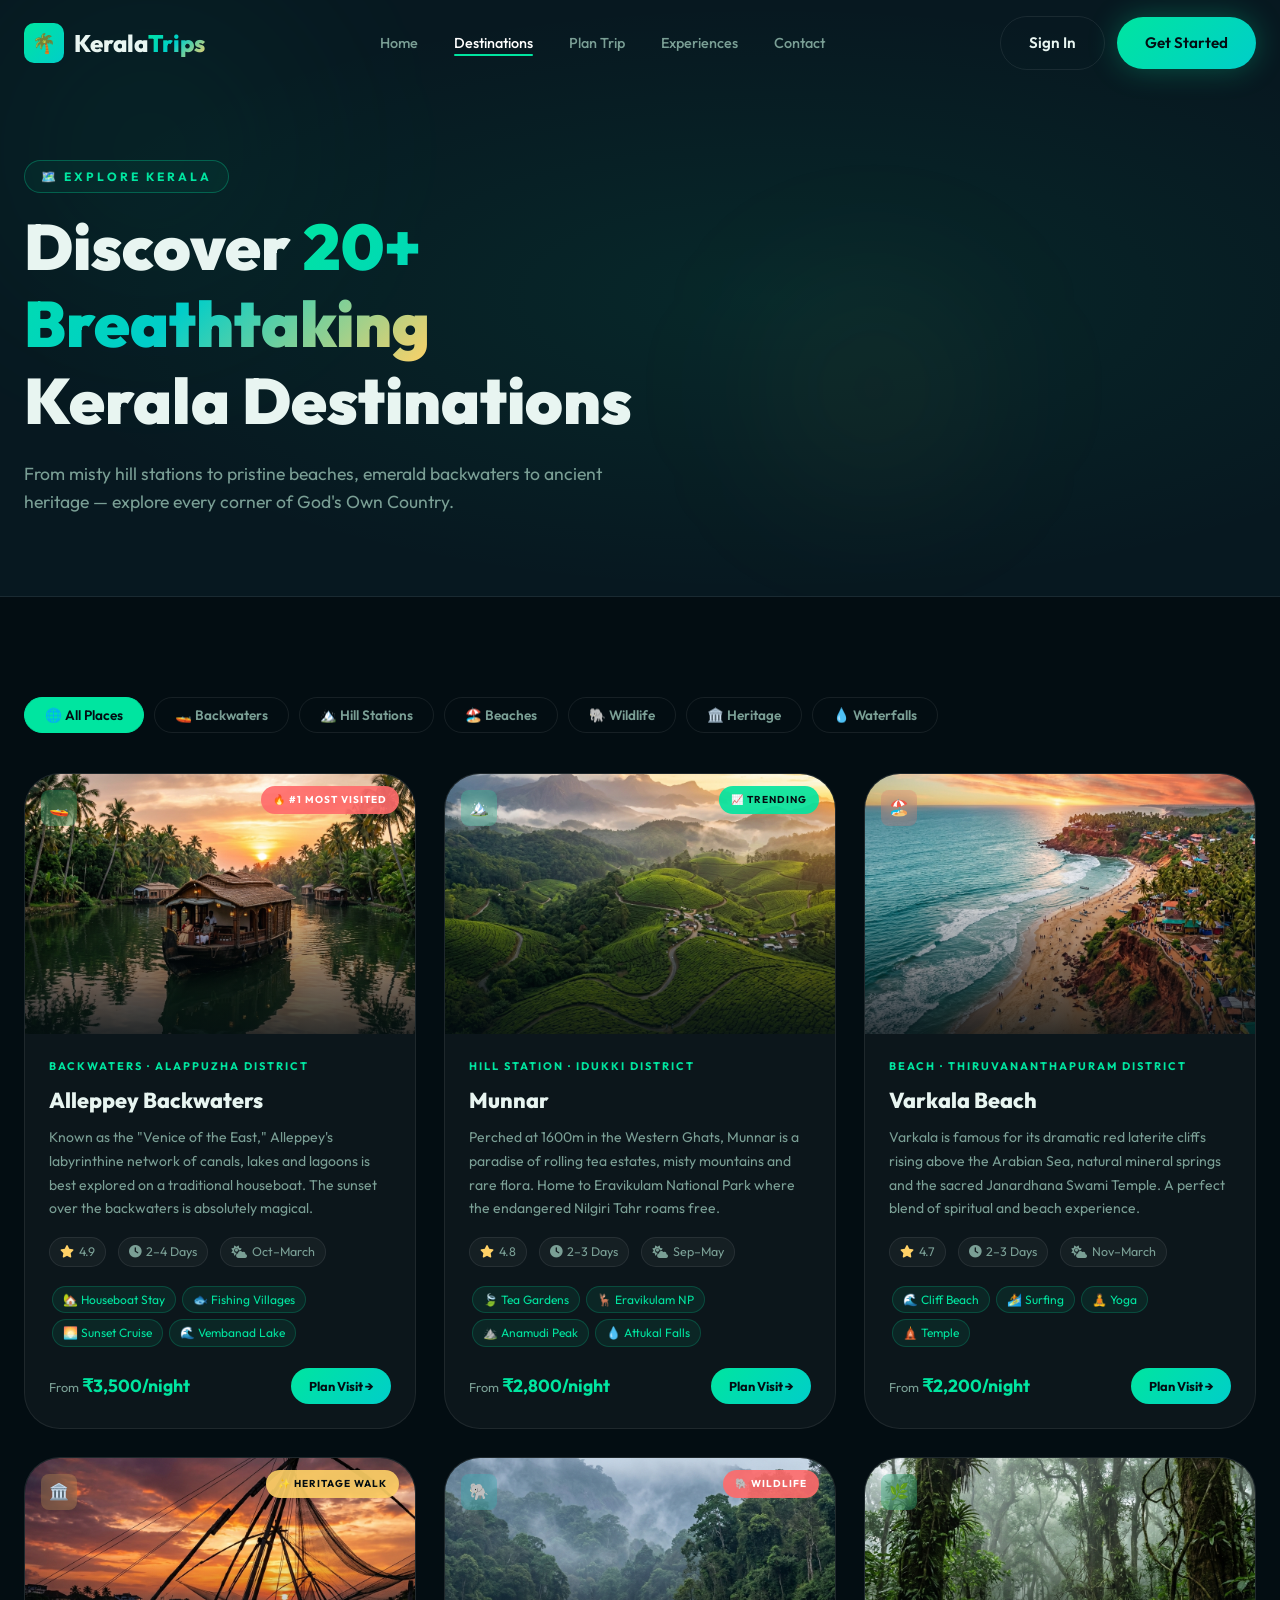
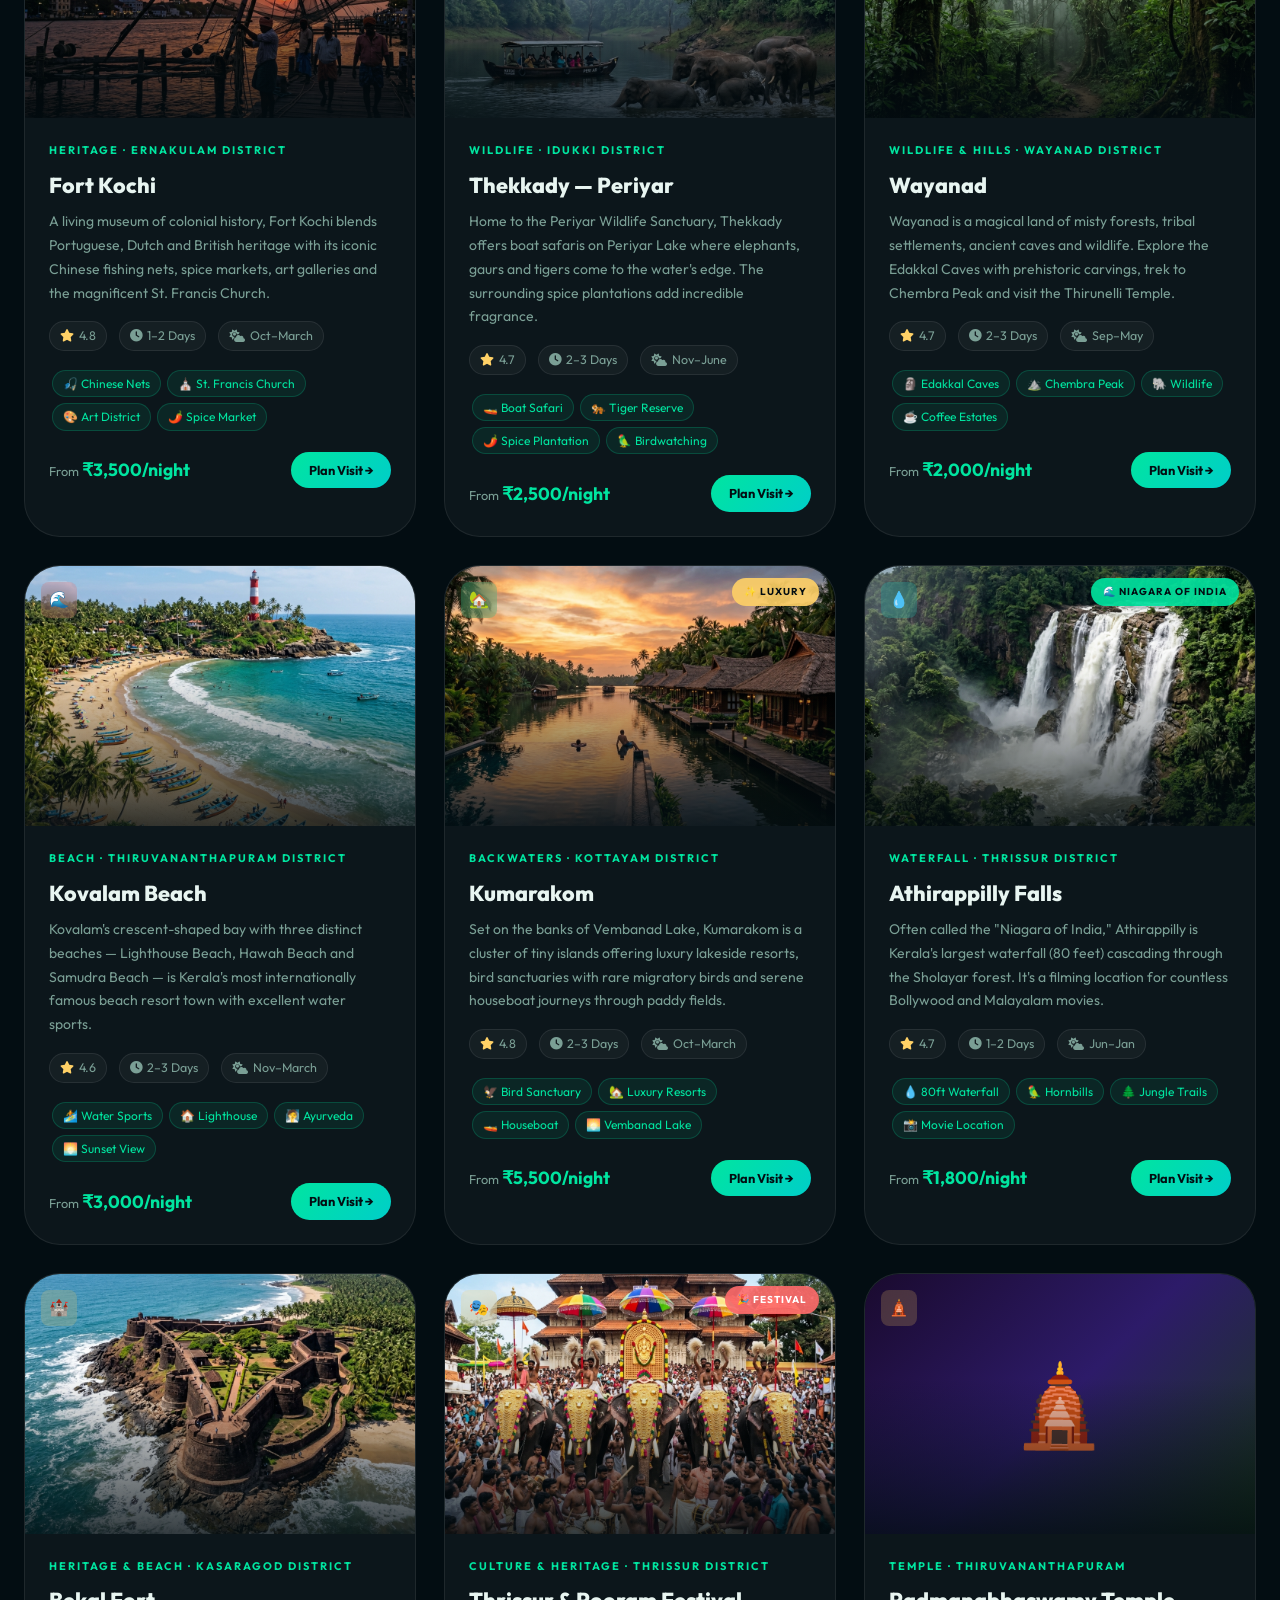
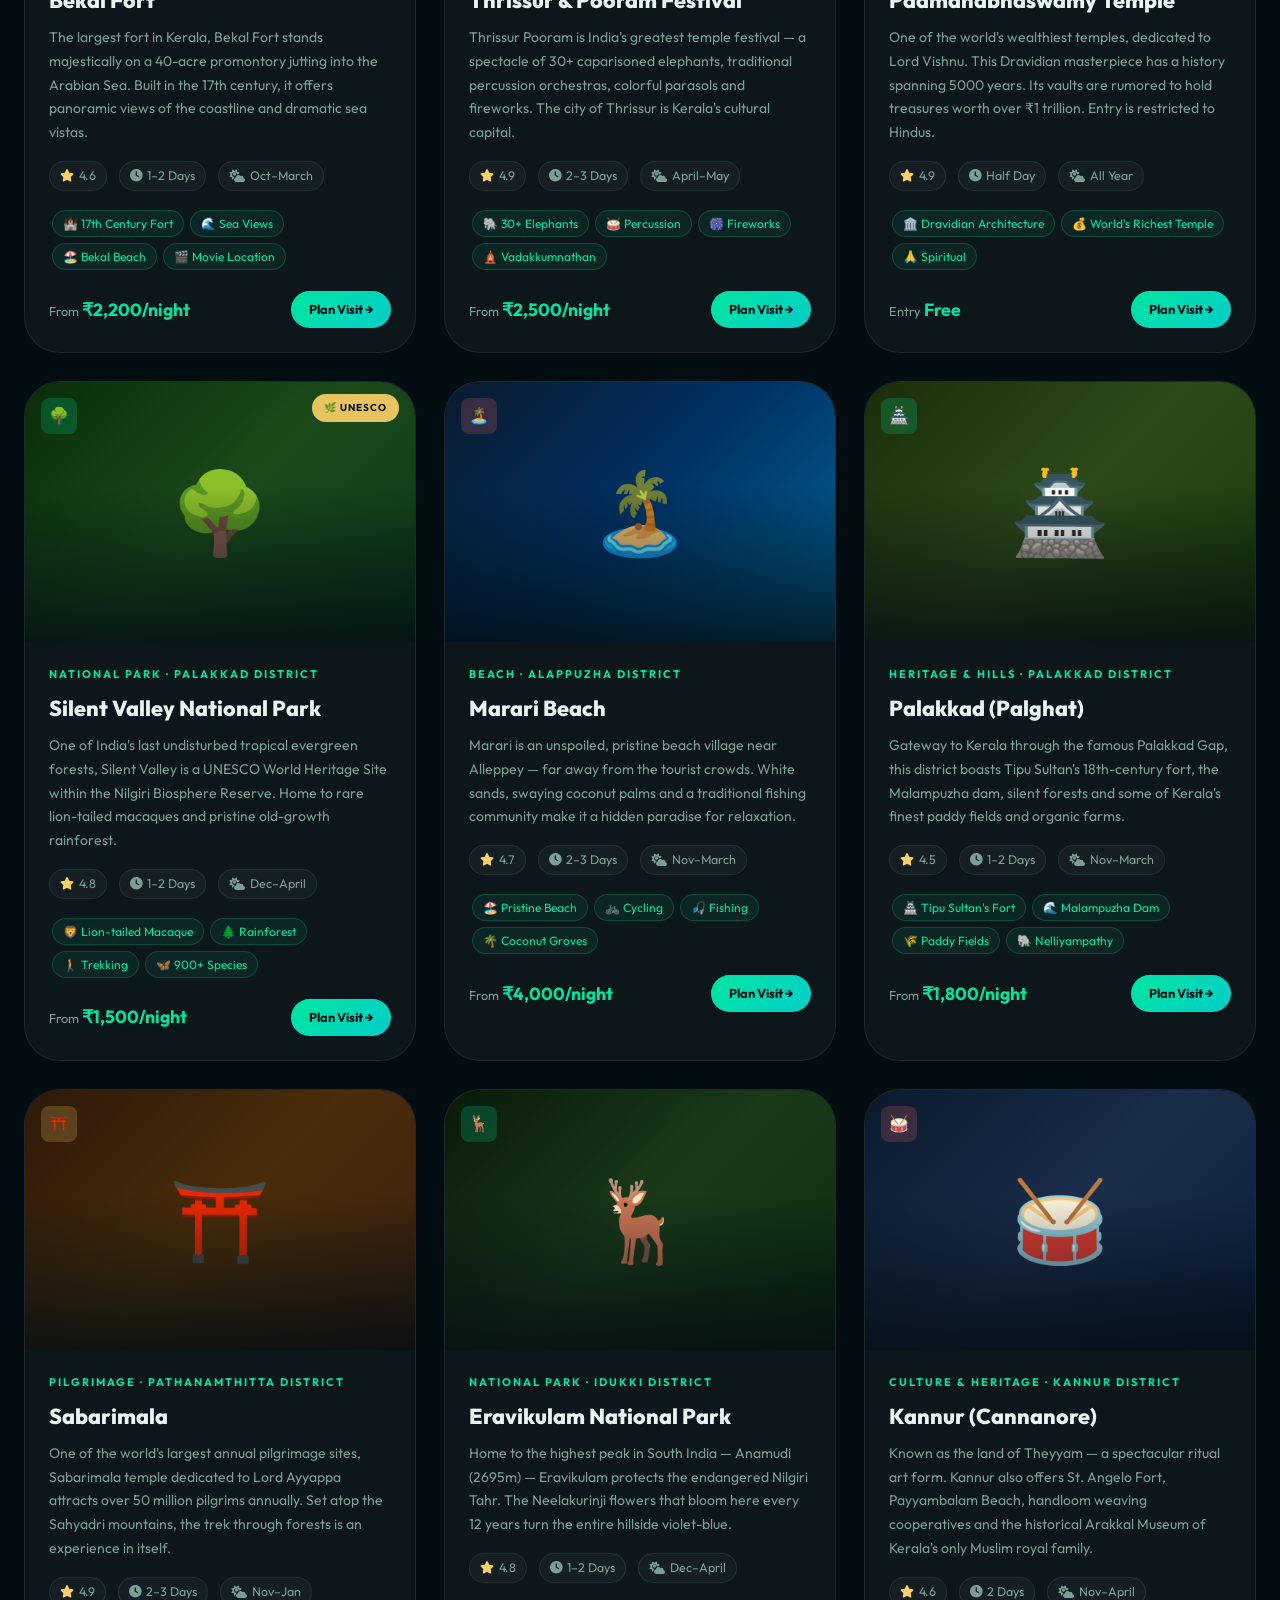
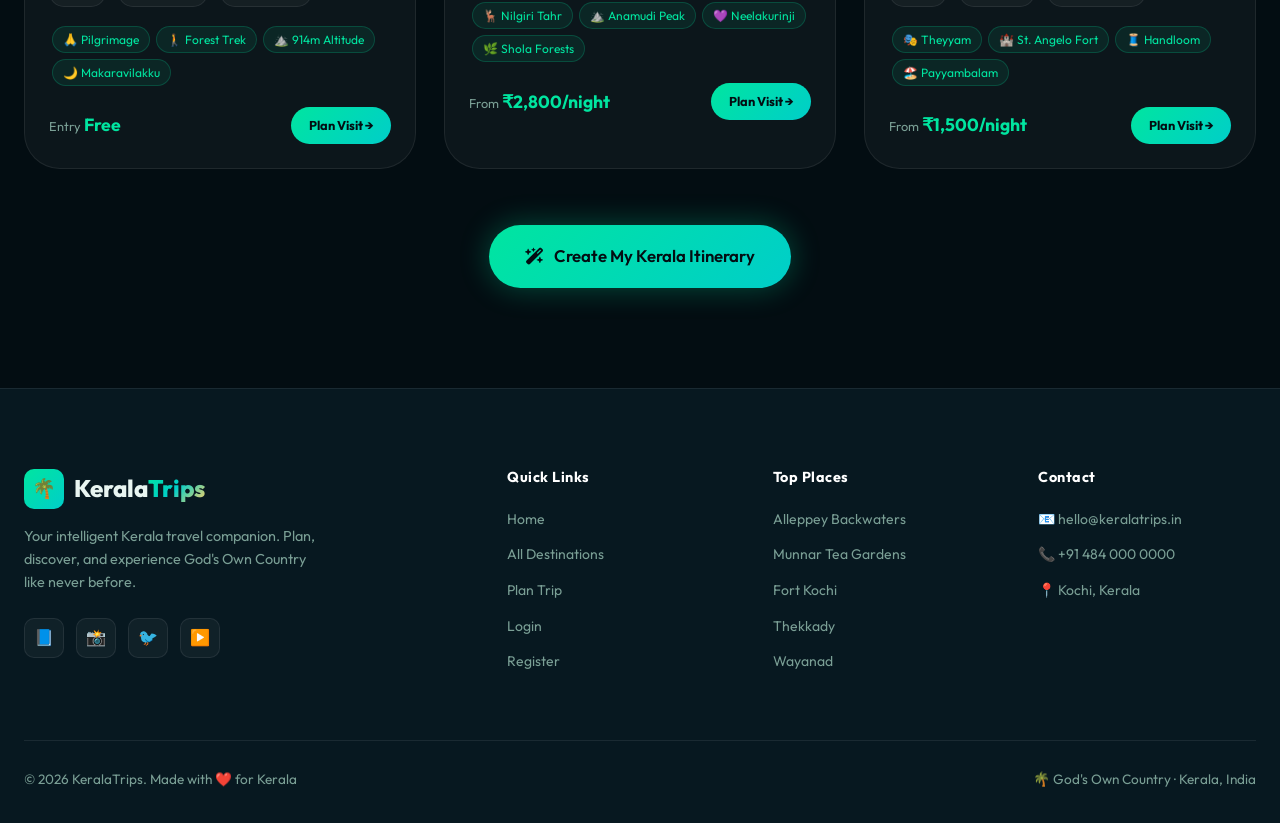
<file: destinations.html>
<!DOCTYPE html>
<html lang="en">
<head>
  <meta charset="UTF-8"/>
  <meta name="viewport" content="width=device-width, initial-scale=1.0"/>
  <title>Kerala Destinations — Explore 20+ Tourist Places | KeralaTrips</title>
  <meta name="description" content="Explore all popular Kerala tourist destinations — Munnar, Alleppey, Varkala, Thekkady, Wayanad, Fort Kochi, Kovalam, Kumarakom and more."/>
  <link rel="stylesheet" href="style.css"/>
  <link rel="stylesheet" href="https://cdnjs.cloudflare.com/ajax/libs/font-awesome/6.5.0/css/all.min.css"/>
  <style>
    .page-hero{position:relative;padding:160px 0 80px;overflow:hidden;background:var(--clr-bg2);border-bottom:1px solid var(--clr-border);}
    .page-hero::before{content:'';position:absolute;inset:0;background:radial-gradient(ellipse at 60% 50%,rgba(0,229,160,0.08) 0%,transparent 70%);}
    .dest-full-grid{display:grid;grid-template-columns:repeat(3,1fr);gap:28px;}
    .dest-full-card{border-radius:var(--radius-xl);overflow:hidden;background:var(--clr-surface);border:1px solid var(--clr-border);transition:var(--transition);}
    .dest-full-card:hover{transform:translateY(-8px);box-shadow:var(--shadow-card),0 0 40px rgba(0,229,160,0.1);border-color:rgba(0,229,160,0.3);}
    .dest-full-img{height:260px;position:relative;overflow:hidden;}
    .dest-full-img img{width:100%;height:100%;object-fit:cover;transition:transform 0.7s;}
    .dest-full-card:hover .dest-full-img img{transform:scale(1.08);}
    .dest-full-img::after{content:'';position:absolute;bottom:0;left:0;right:0;height:60%;background:linear-gradient(to top,rgba(3,13,18,0.8),transparent);}
    .dest-full-body{padding:24px;}
    .dest-full-cat{font-size:11px;font-weight:700;letter-spacing:2px;text-transform:uppercase;color:var(--clr-em);margin-bottom:8px;}
    .dest-full-name{font-size:1.35rem;font-weight:800;margin-bottom:8px;}
    .dest-full-desc{font-size:0.875rem;color:var(--clr-muted);line-height:1.7;margin-bottom:16px;}
    .dest-full-meta{display:flex;gap:12px;flex-wrap:wrap;margin-bottom:16px;}
    .dest-meta-chip{display:flex;align-items:center;gap:5px;font-size:0.78rem;color:var(--clr-muted);background:rgba(255,255,255,0.04);border:1px solid var(--clr-border);padding:4px 10px;border-radius:99px;}
    .dest-highlights{margin-bottom:18px;}
    .dest-highlights span{display:inline-block;font-size:0.75rem;padding:3px 10px;border-radius:99px;margin:3px;background:rgba(0,229,160,0.08);border:1px solid rgba(0,229,160,0.2);color:var(--clr-em);}
    .dest-footer{display:flex;justify-content:space-between;align-items:center;}
    .dest-price{font-size:0.8rem;color:var(--clr-muted);}
    .dest-price strong{color:var(--clr-em);font-size:1.1rem;}
    .dest-btn{padding:8px 18px;border-radius:99px;background:linear-gradient(135deg,var(--clr-em),var(--clr-teal));color:#030d12;font-size:0.8rem;font-weight:700;border:none;cursor:pointer;transition:var(--transition);}
    .dest-btn:hover{transform:scale(1.05);box-shadow:0 4px 20px rgba(0,229,160,0.4);}
    .cat-icon{position:absolute;top:16px;left:16px;z-index:2;width:36px;height:36px;border-radius:8px;display:grid;place-items:center;font-size:1rem;backdrop-filter:blur(10px);}
    .map-section{background:var(--clr-bg2);padding:80px 0;}
    .kerala-map{border-radius:var(--radius-xl);overflow:hidden;border:1px solid var(--clr-border);height:500px;position:relative;display:flex;align-items:center;justify-content:center;}
    .map-placeholder{text-align:center;}
    @media(max-width:1024px){.dest-full-grid{grid-template-columns:repeat(2,1fr);}}
    @media(max-width:640px){.dest-full-grid{grid-template-columns:1fr;}}
  </style>
</head>
<body>

<!-- ══ NAVBAR ══ -->
<nav class="navbar scrolled" id="navbar">
  <div class="container">
    <div class="nav-inner">
      <a href="index.html" class="nav-logo">
        <div class="logo-icon">🌴</div>
        <span>Kerala<span class="gradient-text">Trips</span></span>
      </a>
      <ul class="nav-links">
        <li><a href="index.html">Home</a></li>
        <li><a href="destinations.html" class="active">Destinations</a></li>
        <li><a href="plan-trip.html">Plan Trip</a></li>
        <li><a href="index.html#experiences">Experiences</a></li>
        <li><a href="index.html#contact">Contact</a></li>
      </ul>
      <div class="nav-actions">
        <a href="login.html" class="btn btn-outline">Sign In</a>
        <a href="register.html" class="btn btn-primary">Get Started</a>
        <button class="nav-toggle">☰</button>
      </div>
    </div>
  </div>
</nav>

<!-- ══ PAGE HERO ══ -->
<section class="page-hero">
  <div class="orb orb-1" style="opacity:0.6;"></div>
  <div class="orb orb-3"></div>
  <div class="container" style="position:relative;z-index:1;">
    <div style="max-width:700px;">
      <div class="section-tag">🗺️ Explore Kerala</div>
      <h1 style="font-size:clamp(2.5rem,5vw,4rem);font-weight:900;margin-bottom:20px;">
        Discover <span class="gradient-text">20+ Breathtaking</span><br/>Kerala Destinations
      </h1>
      <p style="font-size:1.1rem;color:var(--clr-muted);max-width:580px;">
        From misty hill stations to pristine beaches, emerald backwaters to ancient heritage — explore every corner of God's Own Country.
      </p>
    </div>
  </div>
</section>

<!-- ══ DESTINATIONS ══ -->
<section class="section" id="places">
  <div class="container">

    <!-- Filter Tabs -->
    <div class="filter-tabs" id="filterTabs">
      <button class="filter-tab active" data-filter="all">🌐 All Places</button>
      <button class="filter-tab" data-filter="backwaters">🚤 Backwaters</button>
      <button class="filter-tab" data-filter="hills">🏔️ Hill Stations</button>
      <button class="filter-tab" data-filter="beach">🏖️ Beaches</button>
      <button class="filter-tab" data-filter="wildlife">🐘 Wildlife</button>
      <button class="filter-tab" data-filter="heritage">🏛️ Heritage</button>
      <button class="filter-tab" data-filter="waterfalls">💧 Waterfalls</button>
    </div>

    <div class="dest-full-grid" id="destGrid">

      <!-- 1. Alleppey -->
      <div class="dest-full-card reveal" data-cat="backwaters">
        <div class="dest-full-img">
          <img src="images/alleppey.png" alt="Alleppey Backwaters"/>
          <div class="cat-icon" style="background:rgba(0,229,160,0.2);">🚤</div>
          <span class="badge badge-hot" style="top:12px;">🔥 #1 Most Visited</span>
        </div>
        <div class="dest-full-body">
          <div class="dest-full-cat">Backwaters · Alappuzha District</div>
          <div class="dest-full-name">Alleppey Backwaters</div>
          <p class="dest-full-desc">Known as the "Venice of the East," Alleppey's labyrinthine network of canals, lakes and lagoons is best explored on a traditional houseboat. The sunset over the backwaters is absolutely magical.</p>
          <div class="dest-full-meta">
            <span class="dest-meta-chip"><i class="fa-solid fa-star" style="color:var(--clr-gold);"></i> 4.9</span>
            <span class="dest-meta-chip"><i class="fa-solid fa-clock"></i> 2–4 Days</span>
            <span class="dest-meta-chip"><i class="fa-solid fa-cloud-sun"></i> Oct–March</span>
          </div>
          <div class="dest-highlights">
            <span>🏡 Houseboat Stay</span><span>🐟 Fishing Villages</span><span>🌅 Sunset Cruise</span><span>🌊 Vembanad Lake</span>
          </div>
          <div class="dest-footer">
            <div class="dest-price">From <strong>₹3,500/night</strong></div>
            <a href="plan-trip.html" class="dest-btn">Plan Visit →</a>
          </div>
        </div>
      </div>

      <!-- 2. Munnar -->
      <div class="dest-full-card reveal" data-cat="hills">
        <div class="dest-full-img">
          <img src="images/munnar.png" alt="Munnar Tea Gardens"/>
          <div class="cat-icon" style="background:rgba(0,229,160,0.2);">🏔️</div>
          <span class="badge badge-trending" style="top:12px;">📈 Trending</span>
        </div>
        <div class="dest-full-body">
          <div class="dest-full-cat">Hill Station · Idukki District</div>
          <div class="dest-full-name">Munnar</div>
          <p class="dest-full-desc">Perched at 1600m in the Western Ghats, Munnar is a paradise of rolling tea estates, misty mountains and rare flora. Home to Eravikulam National Park where the endangered Nilgiri Tahr roams free.</p>
          <div class="dest-full-meta">
            <span class="dest-meta-chip"><i class="fa-solid fa-star" style="color:var(--clr-gold);"></i> 4.8</span>
            <span class="dest-meta-chip"><i class="fa-solid fa-clock"></i> 2–3 Days</span>
            <span class="dest-meta-chip"><i class="fa-solid fa-cloud-sun"></i> Sep–May</span>
          </div>
          <div class="dest-highlights">
            <span>🍃 Tea Gardens</span><span>🦌 Eravikulam NP</span><span>⛰️ Anamudi Peak</span><span>💧 Attukal Falls</span>
          </div>
          <div class="dest-footer">
            <div class="dest-price">From <strong>₹2,800/night</strong></div>
            <a href="plan-trip.html" class="dest-btn">Plan Visit →</a>
          </div>
        </div>
      </div>

      <!-- 3. Varkala -->
      <div class="dest-full-card reveal" data-cat="beach">
        <div class="dest-full-img">
          <img src="images/varkala.png" alt="Varkala Cliff Beach"/>
          <div class="cat-icon" style="background:rgba(255,107,107,0.2);">🏖️</div>
        </div>
        <div class="dest-full-body">
          <div class="dest-full-cat">Beach · Thiruvananthapuram District</div>
          <div class="dest-full-name">Varkala Beach</div>
          <p class="dest-full-desc">Varkala is famous for its dramatic red laterite cliffs rising above the Arabian Sea, natural mineral springs and the sacred Janardhana Swami Temple. A perfect blend of spiritual and beach experience.</p>
          <div class="dest-full-meta">
            <span class="dest-meta-chip"><i class="fa-solid fa-star" style="color:var(--clr-gold);"></i> 4.7</span>
            <span class="dest-meta-chip"><i class="fa-solid fa-clock"></i> 2–3 Days</span>
            <span class="dest-meta-chip"><i class="fa-solid fa-cloud-sun"></i> Nov–March</span>
          </div>
          <div class="dest-highlights">
            <span>🌊 Cliff Beach</span><span>🏄 Surfing</span><span>🧘 Yoga</span><span>🛕 Temple</span>
          </div>
          <div class="dest-footer">
            <div class="dest-price">From <strong>₹2,200/night</strong></div>
            <a href="plan-trip.html" class="dest-btn">Plan Visit →</a>
          </div>
        </div>
      </div>

      <!-- 4. Fort Kochi -->
      <div class="dest-full-card reveal" data-cat="heritage">
        <div class="dest-full-img">
          <img src="images/fort_kochi.png" alt="Fort Kochi"/>
          <div class="cat-icon" style="background:rgba(255,209,102,0.2);">🏛️</div>
          <span class="badge badge-new" style="top:12px;">✨ Heritage Walk</span>
        </div>
        <div class="dest-full-body">
          <div class="dest-full-cat">Heritage · Ernakulam District</div>
          <div class="dest-full-name">Fort Kochi</div>
          <p class="dest-full-desc">A living museum of colonial history, Fort Kochi blends Portuguese, Dutch and British heritage with its iconic Chinese fishing nets, spice markets, art galleries and the magnificent St. Francis Church.</p>
          <div class="dest-full-meta">
            <span class="dest-meta-chip"><i class="fa-solid fa-star" style="color:var(--clr-gold);"></i> 4.8</span>
            <span class="dest-meta-chip"><i class="fa-solid fa-clock"></i> 1–2 Days</span>
            <span class="dest-meta-chip"><i class="fa-solid fa-cloud-sun"></i> Oct–March</span>
          </div>
          <div class="dest-highlights">
            <span>🎣 Chinese Nets</span><span>⛪ St. Francis Church</span><span>🎨 Art District</span><span>🌶️ Spice Market</span>
          </div>
          <div class="dest-footer">
            <div class="dest-price">From <strong>₹3,500/night</strong></div>
            <a href="plan-trip.html" class="dest-btn">Plan Visit →</a>
          </div>
        </div>
      </div>

      <!-- 5. Thekkady / Periyar -->
      <div class="dest-full-card reveal" data-cat="wildlife">
        <div class="dest-full-img">
          <img src="images/thekkady.png" alt="Thekkady Periyar Wildlife"/>
          <div class="cat-icon" style="background:rgba(0,206,201,0.2);">🐘</div>
          <span class="badge badge-hot" style="top:12px;">🐘 Wildlife</span>
        </div>
        <div class="dest-full-body">
          <div class="dest-full-cat">Wildlife · Idukki District</div>
          <div class="dest-full-name">Thekkady — Periyar</div>
          <p class="dest-full-desc">Home to the Periyar Wildlife Sanctuary, Thekkady offers boat safaris on Periyar Lake where elephants, gaurs and tigers come to the water's edge. The surrounding spice plantations add incredible fragrance.</p>
          <div class="dest-full-meta">
            <span class="dest-meta-chip"><i class="fa-solid fa-star" style="color:var(--clr-gold);"></i> 4.7</span>
            <span class="dest-meta-chip"><i class="fa-solid fa-clock"></i> 2–3 Days</span>
            <span class="dest-meta-chip"><i class="fa-solid fa-cloud-sun"></i> Nov–June</span>
          </div>
          <div class="dest-highlights">
            <span>🚤 Boat Safari</span><span>🐅 Tiger Reserve</span><span>🌶️ Spice Plantation</span><span>🦜 Birdwatching</span>
          </div>
          <div class="dest-footer">
            <div class="dest-price">From <strong>₹2,500/night</strong></div>
            <a href="plan-trip.html" class="dest-btn">Plan Visit →</a>
          </div>
        </div>
      </div>

      <!-- 6. Wayanad -->
      <div class="dest-full-card reveal" data-cat="wildlife">
        <div class="dest-full-img">
          <img src="images/wayanad.png" alt="Wayanad Forest"/>
          <div class="cat-icon" style="background:rgba(0,229,160,0.2);">🌿</div>
        </div>
        <div class="dest-full-body">
          <div class="dest-full-cat">Wildlife & Hills · Wayanad District</div>
          <div class="dest-full-name">Wayanad</div>
          <p class="dest-full-desc">Wayanad is a magical land of misty forests, tribal settlements, ancient caves and wildlife. Explore the Edakkal Caves with prehistoric carvings, trek to Chembra Peak and visit the Thirunelli Temple.</p>
          <div class="dest-full-meta">
            <span class="dest-meta-chip"><i class="fa-solid fa-star" style="color:var(--clr-gold);"></i> 4.7</span>
            <span class="dest-meta-chip"><i class="fa-solid fa-clock"></i> 2–3 Days</span>
            <span class="dest-meta-chip"><i class="fa-solid fa-cloud-sun"></i> Sep–May</span>
          </div>
          <div class="dest-highlights">
            <span>🗿 Edakkal Caves</span><span>⛰️ Chembra Peak</span><span>🐘 Wildlife</span><span>☕ Coffee Estates</span>
          </div>
          <div class="dest-footer">
            <div class="dest-price">From <strong>₹2,000/night</strong></div>
            <a href="plan-trip.html" class="dest-btn">Plan Visit →</a>
          </div>
        </div>
      </div>

      <!-- 7. Kovalam -->
      <div class="dest-full-card reveal" data-cat="beach">
        <div class="dest-full-img">
          <img src="images/kovalam.png" alt="Kovalam Beach"/>
          <div class="cat-icon" style="background:rgba(255,107,107,0.2);">🌊</div>
        </div>
        <div class="dest-full-body">
          <div class="dest-full-cat">Beach · Thiruvananthapuram District</div>
          <div class="dest-full-name">Kovalam Beach</div>
          <p class="dest-full-desc">Kovalam's crescent-shaped bay with three distinct beaches — Lighthouse Beach, Hawah Beach and Samudra Beach — is Kerala's most internationally famous beach resort town with excellent water sports.</p>
          <div class="dest-full-meta">
            <span class="dest-meta-chip"><i class="fa-solid fa-star" style="color:var(--clr-gold);"></i> 4.6</span>
            <span class="dest-meta-chip"><i class="fa-solid fa-clock"></i> 2–3 Days</span>
            <span class="dest-meta-chip"><i class="fa-solid fa-cloud-sun"></i> Nov–March</span>
          </div>
          <div class="dest-highlights">
            <span>🏄 Water Sports</span><span>🏠 Lighthouse</span><span>🧖 Ayurveda</span><span>🌅 Sunset View</span>
          </div>
          <div class="dest-footer">
            <div class="dest-price">From <strong>₹3,000/night</strong></div>
            <a href="plan-trip.html" class="dest-btn">Plan Visit →</a>
          </div>
        </div>
      </div>

      <!-- 8. Kumarakom -->
      <div class="dest-full-card reveal" data-cat="backwaters">
        <div class="dest-full-img">
          <img src="images/kumarakom.png" alt="Kumarakom Lake"/>
          <div class="cat-icon" style="background:rgba(0,229,160,0.2);">🏡</div>
          <span class="badge badge-new" style="top:12px;">✨ Luxury</span>
        </div>
        <div class="dest-full-body">
          <div class="dest-full-cat">Backwaters · Kottayam District</div>
          <div class="dest-full-name">Kumarakom</div>
          <p class="dest-full-desc">Set on the banks of Vembanad Lake, Kumarakom is a cluster of tiny islands offering luxury lakeside resorts, bird sanctuaries with rare migratory birds and serene houseboat journeys through paddy fields.</p>
          <div class="dest-full-meta">
            <span class="dest-meta-chip"><i class="fa-solid fa-star" style="color:var(--clr-gold);"></i> 4.8</span>
            <span class="dest-meta-chip"><i class="fa-solid fa-clock"></i> 2–3 Days</span>
            <span class="dest-meta-chip"><i class="fa-solid fa-cloud-sun"></i> Oct–March</span>
          </div>
          <div class="dest-highlights">
            <span>🦅 Bird Sanctuary</span><span>🏡 Luxury Resorts</span><span>🚤 Houseboat</span><span>🌅 Vembanad Lake</span>
          </div>
          <div class="dest-footer">
            <div class="dest-price">From <strong>₹5,500/night</strong></div>
            <a href="plan-trip.html" class="dest-btn">Plan Visit →</a>
          </div>
        </div>
      </div>

      <!-- 9. Athirappilly Falls -->
      <div class="dest-full-card reveal" data-cat="waterfalls">
        <div class="dest-full-img">
          <img src="images/athirappilly.png" alt="Athirappilly Waterfalls"/>
          <div class="cat-icon" style="background:rgba(0,206,201,0.2);">💧</div>
          <span class="badge badge-trending" style="top:12px;">🌊 Niagara of India</span>
        </div>
        <div class="dest-full-body">
          <div class="dest-full-cat">Waterfall · Thrissur District</div>
          <div class="dest-full-name">Athirappilly Falls</div>
          <p class="dest-full-desc">Often called the "Niagara of India," Athirappilly is Kerala's largest waterfall (80 feet) cascading through the Sholayar forest. It's a filming location for countless Bollywood and Malayalam movies.</p>
          <div class="dest-full-meta">
            <span class="dest-meta-chip"><i class="fa-solid fa-star" style="color:var(--clr-gold);"></i> 4.7</span>
            <span class="dest-meta-chip"><i class="fa-solid fa-clock"></i> 1–2 Days</span>
            <span class="dest-meta-chip"><i class="fa-solid fa-cloud-sun"></i> Jun–Jan</span>
          </div>
          <div class="dest-highlights">
            <span>💧 80ft Waterfall</span><span>🦜 Hornbills</span><span>🌲 Jungle Trails</span><span>📸 Movie Location</span>
          </div>
          <div class="dest-footer">
            <div class="dest-price">From <strong>₹1,800/night</strong></div>
            <a href="plan-trip.html" class="dest-btn">Plan Visit →</a>
          </div>
        </div>
      </div>

      <!-- 10. Bekal Fort -->
      <div class="dest-full-card reveal" data-cat="heritage">
        <div class="dest-full-img">
          <img src="images/bekal.png" alt="Bekal Fort"/>
          <div class="cat-icon" style="background:rgba(255,209,102,0.2);">🏰</div>
        </div>
        <div class="dest-full-body">
          <div class="dest-full-cat">Heritage & Beach · Kasaragod District</div>
          <div class="dest-full-name">Bekal Fort</div>
          <p class="dest-full-desc">The largest fort in Kerala, Bekal Fort stands majestically on a 40-acre promontory jutting into the Arabian Sea. Built in the 17th century, it offers panoramic views of the coastline and dramatic sea vistas.</p>
          <div class="dest-full-meta">
            <span class="dest-meta-chip"><i class="fa-solid fa-star" style="color:var(--clr-gold);"></i> 4.6</span>
            <span class="dest-meta-chip"><i class="fa-solid fa-clock"></i> 1–2 Days</span>
            <span class="dest-meta-chip"><i class="fa-solid fa-cloud-sun"></i> Oct–March</span>
          </div>
          <div class="dest-highlights">
            <span>🏰 17th Century Fort</span><span>🌊 Sea Views</span><span>🏖️ Bekal Beach</span><span>🎬 Movie Location</span>
          </div>
          <div class="dest-footer">
            <div class="dest-price">From <strong>₹2,200/night</strong></div>
            <a href="plan-trip.html" class="dest-btn">Plan Visit →</a>
          </div>
        </div>
      </div>

      <!-- 11. Thrissur Pooram -->
      <div class="dest-full-card reveal" data-cat="heritage">
        <div class="dest-full-img">
          <img src="images/thrissur.png" alt="Thrissur Pooram Festival"/>
          <div class="cat-icon" style="background:rgba(255,209,102,0.2);">🎭</div>
          <span class="badge badge-hot" style="top:12px;">🎉 Festival</span>
        </div>
        <div class="dest-full-body">
          <div class="dest-full-cat">Culture & Heritage · Thrissur District</div>
          <div class="dest-full-name">Thrissur & Pooram Festival</div>
          <p class="dest-full-desc">Thrissur Pooram is India's greatest temple festival — a spectacle of 30+ caparisoned elephants, traditional percussion orchestras, colorful parasols and fireworks. The city of Thrissur is Kerala's cultural capital.</p>
          <div class="dest-full-meta">
            <span class="dest-meta-chip"><i class="fa-solid fa-star" style="color:var(--clr-gold);"></i> 4.9</span>
            <span class="dest-meta-chip"><i class="fa-solid fa-clock"></i> 2–3 Days</span>
            <span class="dest-meta-chip"><i class="fa-solid fa-cloud-sun"></i> April–May</span>
          </div>
          <div class="dest-highlights">
            <span>🐘 30+ Elephants</span><span>🥁 Percussion</span><span>🎆 Fireworks</span><span>🛕 Vadakkumnathan</span>
          </div>
          <div class="dest-footer">
            <div class="dest-price">From <strong>₹2,500/night</strong></div>
            <a href="plan-trip.html" class="dest-btn">Plan Visit →</a>
          </div>
        </div>
      </div>

      <!-- 12. Padmanabhaswamy Temple -->
      <div class="dest-full-card reveal" data-cat="heritage">
        <div class="dest-full-img">
          <div style="height:100%;background:linear-gradient(135deg,#1a0a2e,#2d1b69,#1a3a1a);display:flex;align-items:center;justify-content:center;font-size:5rem;">🛕</div>
          <div class="cat-icon" style="background:rgba(255,209,102,0.2);">🛕</div>
        </div>
        <div class="dest-full-body">
          <div class="dest-full-cat">Temple · Thiruvananthapuram</div>
          <div class="dest-full-name">Padmanabhaswamy Temple</div>
          <p class="dest-full-desc">One of the world's wealthiest temples, dedicated to Lord Vishnu. This Dravidian masterpiece has a history spanning 5000 years. Its vaults are rumored to hold treasures worth over ₹1 trillion. Entry is restricted to Hindus.</p>
          <div class="dest-full-meta">
            <span class="dest-meta-chip"><i class="fa-solid fa-star" style="color:var(--clr-gold);"></i> 4.9</span>
            <span class="dest-meta-chip"><i class="fa-solid fa-clock"></i> Half Day</span>
            <span class="dest-meta-chip"><i class="fa-solid fa-cloud-sun"></i> All Year</span>
          </div>
          <div class="dest-highlights">
            <span>🏛️ Dravidian Architecture</span><span>💰 World's Richest Temple</span><span>🙏 Spiritual</span>
          </div>
          <div class="dest-footer">
            <div class="dest-price">Entry <strong>Free</strong></div>
            <a href="plan-trip.html" class="dest-btn">Plan Visit →</a>
          </div>
        </div>
      </div>

      <!-- 13. Silent Valley -->
      <div class="dest-full-card reveal" data-cat="wildlife">
        <div class="dest-full-img">
          <div style="height:100%;background:linear-gradient(135deg,#0a2e0a,#1a4a1a,#0d3a1a);display:flex;align-items:center;justify-content:center;font-size:5rem;">🌳</div>
          <div class="cat-icon" style="background:rgba(0,229,160,0.2);">🌳</div>
          <span class="badge badge-new" style="top:12px;">🌿 UNESCO</span>
        </div>
        <div class="dest-full-body">
          <div class="dest-full-cat">National Park · Palakkad District</div>
          <div class="dest-full-name">Silent Valley National Park</div>
          <p class="dest-full-desc">One of India's last undisturbed tropical evergreen forests, Silent Valley is a UNESCO World Heritage Site within the Nilgiri Biosphere Reserve. Home to rare lion-tailed macaques and pristine old-growth rainforest.</p>
          <div class="dest-full-meta">
            <span class="dest-meta-chip"><i class="fa-solid fa-star" style="color:var(--clr-gold);"></i> 4.8</span>
            <span class="dest-meta-chip"><i class="fa-solid fa-clock"></i> 1–2 Days</span>
            <span class="dest-meta-chip"><i class="fa-solid fa-cloud-sun"></i> Dec–April</span>
          </div>
          <div class="dest-highlights">
            <span>🦁 Lion-tailed Macaque</span><span>🌲 Rainforest</span><span>🚶 Trekking</span><span>🦋 900+ Species</span>
          </div>
          <div class="dest-footer">
            <div class="dest-price">From <strong>₹1,500/night</strong></div>
            <a href="plan-trip.html" class="dest-btn">Plan Visit →</a>
          </div>
        </div>
      </div>

      <!-- 14. Marari Beach -->
      <div class="dest-full-card reveal" data-cat="beach">
        <div class="dest-full-img">
          <div style="height:100%;background:linear-gradient(135deg,#0a1a2e,#003366,#006699);display:flex;align-items:center;justify-content:center;font-size:5rem;">🏝️</div>
          <div class="cat-icon" style="background:rgba(255,107,107,0.2);">🏝️</div>
        </div>
        <div class="dest-full-body">
          <div class="dest-full-cat">Beach · Alappuzha District</div>
          <div class="dest-full-name">Marari Beach</div>
          <p class="dest-full-desc">Marari is an unspoiled, pristine beach village near Alleppey — far away from the tourist crowds. White sands, swaying coconut palms and a traditional fishing community make it a hidden paradise for relaxation.</p>
          <div class="dest-full-meta">
            <span class="dest-meta-chip"><i class="fa-solid fa-star" style="color:var(--clr-gold);"></i> 4.7</span>
            <span class="dest-meta-chip"><i class="fa-solid fa-clock"></i> 2–3 Days</span>
            <span class="dest-meta-chip"><i class="fa-solid fa-cloud-sun"></i> Nov–March</span>
          </div>
          <div class="dest-highlights">
            <span>🏖️ Pristine Beach</span><span>🚲 Cycling</span><span>🎣 Fishing</span><span>🌴 Coconut Groves</span>
          </div>
          <div class="dest-footer">
            <div class="dest-price">From <strong>₹4,000/night</strong></div>
            <a href="plan-trip.html" class="dest-btn">Plan Visit →</a>
          </div>
        </div>
      </div>

      <!-- 15. Palakkad (Palghat) -->
      <div class="dest-full-card reveal" data-cat="hills">
        <div class="dest-full-img">
          <div style="height:100%;background:linear-gradient(135deg,#1a2e0a,#2d4a1a,#1a3a0a);display:flex;align-items:center;justify-content:center;font-size:5rem;">🏯</div>
          <div class="cat-icon" style="background:rgba(0,229,160,0.2);">🏯</div>
        </div>
        <div class="dest-full-body">
          <div class="dest-full-cat">Heritage & Hills · Palakkad District</div>
          <div class="dest-full-name">Palakkad (Palghat)</div>
          <p class="dest-full-desc">Gateway to Kerala through the famous Palakkad Gap, this district boasts Tipu Sultan's 18th-century fort, the Malampuzha dam, silent forests and some of Kerala's finest paddy fields and organic farms.</p>
          <div class="dest-full-meta">
            <span class="dest-meta-chip"><i class="fa-solid fa-star" style="color:var(--clr-gold);"></i> 4.5</span>
            <span class="dest-meta-chip"><i class="fa-solid fa-clock"></i> 1–2 Days</span>
            <span class="dest-meta-chip"><i class="fa-solid fa-cloud-sun"></i> Nov–March</span>
          </div>
          <div class="dest-highlights">
            <span>🏯 Tipu Sultan's Fort</span><span>🌊 Malampuzha Dam</span><span>🌾 Paddy Fields</span><span>🐘 Nelliyampathy</span>
          </div>
          <div class="dest-footer">
            <div class="dest-price">From <strong>₹1,800/night</strong></div>
            <a href="plan-trip.html" class="dest-btn">Plan Visit →</a>
          </div>
        </div>
      </div>

      <!-- 16. Sabarimala -->
      <div class="dest-full-card reveal" data-cat="heritage">
        <div class="dest-full-img">
          <div style="height:100%;background:linear-gradient(135deg,#2e1a0a,#4a2d0a,#3a2010);display:flex;align-items:center;justify-content:center;font-size:5rem;">⛩️</div>
          <div class="cat-icon" style="background:rgba(255,209,102,0.2);">⛩️</div>
        </div>
        <div class="dest-full-body">
          <div class="dest-full-cat">Pilgrimage · Pathanamthitta District</div>
          <div class="dest-full-name">Sabarimala</div>
          <p class="dest-full-desc">One of the world's largest annual pilgrimage sites, Sabarimala temple dedicated to Lord Ayyappa attracts over 50 million pilgrims annually. Set atop the Sahyadri mountains, the trek through forests is an experience in itself.</p>
          <div class="dest-full-meta">
            <span class="dest-meta-chip"><i class="fa-solid fa-star" style="color:var(--clr-gold);"></i> 4.9</span>
            <span class="dest-meta-chip"><i class="fa-solid fa-clock"></i> 2–3 Days</span>
            <span class="dest-meta-chip"><i class="fa-solid fa-cloud-sun"></i> Nov–Jan</span>
          </div>
          <div class="dest-highlights">
            <span>🙏 Pilgrimage</span><span>🚶 Forest Trek</span><span>⛰️ 914m Altitude</span><span>🌙 Makaravilakku</span>
          </div>
          <div class="dest-footer">
            <div class="dest-price">Entry <strong>Free</strong></div>
            <a href="plan-trip.html" class="dest-btn">Plan Visit →</a>
          </div>
        </div>
      </div>

      <!-- 17. Eravikulam National Park -->
      <div class="dest-full-card reveal" data-cat="wildlife">
        <div class="dest-full-img">
          <div style="height:100%;background:linear-gradient(135deg,#0a1a0a,#1a3a1a,#0d2d0d);display:flex;align-items:center;justify-content:center;font-size:5rem;">🦌</div>
          <div class="cat-icon" style="background:rgba(0,229,160,0.2);">🦌</div>
        </div>
        <div class="dest-full-body">
          <div class="dest-full-cat">National Park · Idukki District</div>
          <div class="dest-full-name">Eravikulam National Park</div>
          <p class="dest-full-desc">Home to the highest peak in South India — Anamudi (2695m) — Eravikulam protects the endangered Nilgiri Tahr. The Neelakurinji flowers that bloom here every 12 years turn the entire hillside violet-blue.</p>
          <div class="dest-full-meta">
            <span class="dest-meta-chip"><i class="fa-solid fa-star" style="color:var(--clr-gold);"></i> 4.8</span>
            <span class="dest-meta-chip"><i class="fa-solid fa-clock"></i> 1–2 Days</span>
            <span class="dest-meta-chip"><i class="fa-solid fa-cloud-sun"></i> Dec–April</span>
          </div>
          <div class="dest-highlights">
            <span>🦌 Nilgiri Tahr</span><span>⛰️ Anamudi Peak</span><span>💜 Neelakurinji</span><span>🌿 Shola Forests</span>
          </div>
          <div class="dest-footer">
            <div class="dest-price">From <strong>₹2,800/night</strong></div>
            <a href="plan-trip.html" class="dest-btn">Plan Visit →</a>
          </div>
        </div>
      </div>

      <!-- 18. Kannur -->
      <div class="dest-full-card reveal" data-cat="heritage">
        <div class="dest-full-img">
          <div style="height:100%;background:linear-gradient(135deg,#0a1a2e,#1a2d4a,#0d2040);display:flex;align-items:center;justify-content:center;font-size:5rem;">🥁</div>
          <div class="cat-icon" style="background:rgba(255,107,107,0.2);">🥁</div>
        </div>
        <div class="dest-full-body">
          <div class="dest-full-cat">Culture & Heritage · Kannur District</div>
          <div class="dest-full-name">Kannur (Cannanore)</div>
          <p class="dest-full-desc">Known as the land of Theyyam — a spectacular ritual art form. Kannur also offers St. Angelo Fort, Payyambalam Beach, handloom weaving cooperatives and the historical Arakkal Museum of Kerala's only Muslim royal family.</p>
          <div class="dest-full-meta">
            <span class="dest-meta-chip"><i class="fa-solid fa-star" style="color:var(--clr-gold);"></i> 4.6</span>
            <span class="dest-meta-chip"><i class="fa-solid fa-clock"></i> 2 Days</span>
            <span class="dest-meta-chip"><i class="fa-solid fa-cloud-sun"></i> Nov–April</span>
          </div>
          <div class="dest-highlights">
            <span>🎭 Theyyam</span><span>🏰 St. Angelo Fort</span><span>🧵 Handloom</span><span>🏖️ Payyambalam</span>
          </div>
          <div class="dest-footer">
            <div class="dest-price">From <strong>₹1,500/night</strong></div>
            <a href="plan-trip.html" class="dest-btn">Plan Visit →</a>
          </div>
        </div>
      </div>

    </div><!-- end dest-full-grid -->

    <div style="text-align:center;margin-top:56px;">
      <a href="plan-trip.html" class="btn btn-primary btn-lg">
        <i class="fa-solid fa-wand-magic-sparkles"></i> Create My Kerala Itinerary
      </a>
    </div>
  </div>
</section>

<!-- ══ FOOTER ══ -->
<footer class="footer">
  <div class="container">
    <div class="footer-grid">
      <div class="footer-brand footer-col">
        <a href="index.html" class="nav-logo" style="margin-bottom:0;">
          <div class="logo-icon">🌴</div>
          <span>Kerala<span class="gradient-text">Trips</span></span>
        </a>
        <p>Your intelligent Kerala travel companion. Plan, discover, and experience God's Own Country like never before.</p>
        <div class="footer-socials">
          <a href="#" class="social-btn">📘</a><a href="#" class="social-btn">📸</a><a href="#" class="social-btn">🐦</a><a href="#" class="social-btn">▶️</a>
        </div>
      </div>
      <div class="footer-col">
        <h4>Quick Links</h4>
        <ul>
          <li><a href="index.html">Home</a></li>
          <li><a href="destinations.html">All Destinations</a></li>
          <li><a href="plan-trip.html">Plan Trip</a></li>
          <li><a href="login.html">Login</a></li>
          <li><a href="register.html">Register</a></li>
        </ul>
      </div>
      <div class="footer-col">
        <h4>Top Places</h4>
        <ul>
          <li><a href="#">Alleppey Backwaters</a></li>
          <li><a href="#">Munnar Tea Gardens</a></li>
          <li><a href="#">Fort Kochi</a></li>
          <li><a href="#">Thekkady</a></li>
          <li><a href="#">Wayanad</a></li>
        </ul>
      </div>
      <div class="footer-col">
        <h4>Contact</h4>
        <ul>
          <li><a href="#">📧 hello@keralatrips.in</a></li>
          <li><a href="#">📞 +91 484 000 0000</a></li>
          <li><a href="#">📍 Kochi, Kerala</a></li>
        </ul>
      </div>
    </div>
    <div class="footer-bottom">
      <div>© 2026 KeralaTrips. Made with ❤️ for Kerala</div>
      <div>🌴 God's Own Country · Kerala, India</div>
    </div>
  </div>
</footer>

<script>
window.addEventListener('scroll',()=>{
  document.getElementById('navbar').classList.toggle('scrolled',window.scrollY>50);
});

// Filter tabs
document.querySelectorAll('.filter-tab').forEach(tab=>{
  tab.addEventListener('click',()=>{
    document.querySelectorAll('.filter-tab').forEach(t=>t.classList.remove('active'));
    tab.classList.add('active');
    const filter=tab.dataset.filter;
    document.querySelectorAll('.dest-full-card').forEach(card=>{
      if(filter==='all'||card.dataset.cat===filter){
        card.style.display='';
        card.style.animation='scaleIn 0.4s ease both';
      } else {
        card.style.display='none';
      }
    });
  });
});

// Scroll reveal
const observer=new IntersectionObserver(entries=>{
  entries.forEach(e=>{if(e.isIntersecting) e.target.classList.add('visible');});
},{threshold:0.1});
document.querySelectorAll('.reveal').forEach(el=>observer.observe(el));
</script>
</body>
</html>
</file>
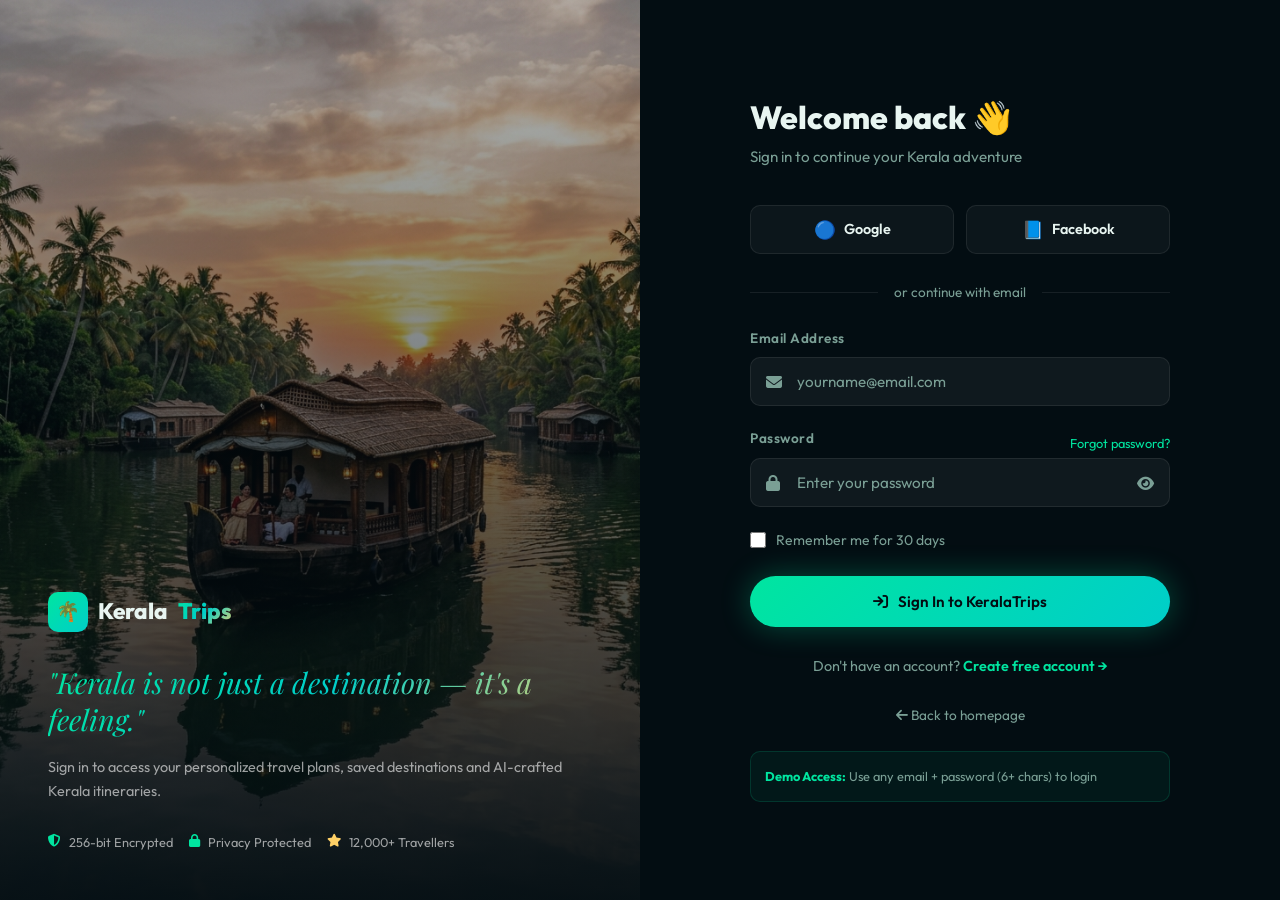
<file: login.html>
<!DOCTYPE html>
<html lang="en">
<head>
  <meta charset="UTF-8"/>
  <meta name="viewport" content="width=device-width, initial-scale=1.0"/>
  <title>Sign In — KeralaTrips</title>
  <meta name="description" content="Sign in to your KeralaTrips account to access your personalized Kerala travel plans and saved destinations."/>
  <link rel="stylesheet" href="style.css"/>
  <link rel="stylesheet" href="https://cdnjs.cloudflare.com/ajax/libs/font-awesome/6.5.0/css/all.min.css"/>
  <style>
    .auth-bg{position:fixed;inset:0;z-index:0;}
    .auth-bg-img{width:100%;height:100%;object-fit:cover;opacity:0.12;}
    .auth-bg::after{content:'';position:absolute;inset:0;background:linear-gradient(135deg,rgba(3,13,18,0.97),rgba(7,24,32,0.95));}
    .floating-shapes{position:fixed;inset:0;pointer-events:none;z-index:0;}
    .shape{position:absolute;border-radius:50%;animation:float 8s ease-in-out infinite;}
    .shape-1{width:400px;height:400px;background:radial-gradient(circle,rgba(0,229,160,0.06),transparent 70%);top:-100px;right:-100px;}
    .shape-2{width:300px;height:300px;background:radial-gradient(circle,rgba(0,206,201,0.05),transparent 70%);bottom:-50px;left:-50px;animation-delay:-4s;}
    .shape-3{width:200px;height:200px;background:radial-gradient(circle,rgba(255,209,102,0.04),transparent 70%);top:40%;left:10%;animation-delay:-2s;}
    .password-toggle{position:absolute;right:16px;top:50%;transform:translateY(-50%);background:none;border:none;color:var(--clr-muted);cursor:pointer;font-size:0.95rem;transition:color 0.2s;}
    .password-toggle:hover{color:var(--clr-em);}
    .form-check{display:flex;align-items:center;gap:10px;font-size:0.875rem;color:var(--clr-muted);}
    .form-check input[type=checkbox]{accent-color:var(--clr-em);width:16px;height:16px;cursor:pointer;}
    .strength-bar{height:4px;border-radius:99px;background:var(--clr-border);margin-top:8px;overflow:hidden;}
    .strength-fill{height:100%;border-radius:99px;width:0;transition:width 0.4s,background 0.4s;}
    .auth-split{display:grid;grid-template-columns:1fr 1fr;min-height:100vh;}
    .auth-left{position:relative;overflow:hidden;display:flex;flex-direction:column;justify-content:flex-end;padding:48px;}
    .auth-left-bg{position:absolute;inset:0;}
    .auth-left-bg img{width:100%;height:100%;object-fit:cover;}
    .auth-left-bg::after{content:'';position:absolute;inset:0;background:linear-gradient(to top,rgba(3,13,18,0.95) 0%,rgba(3,13,18,0.5) 60%,rgba(3,13,18,0.3) 100%);}
    .auth-left-content{position:relative;z-index:1;}
    .auth-left-quote{font-family:var(--font-display);font-style:italic;font-size:1.8rem;line-height:1.3;margin-bottom:16px;}
    .auth-right{display:flex;align-items:center;justify-content:center;padding:40px 24px;background:var(--clr-bg);}
    .logo-wrap{display:flex;align-items:center;gap:10px;margin-bottom:32px;font-size:1.4rem;font-weight:800;}
    .success-msg{background:rgba(0,229,160,0.1);border:1px solid rgba(0,229,160,0.3);border-radius:var(--radius-sm);padding:12px 16px;font-size:0.875rem;color:var(--clr-em);display:none;align-items:center;gap:8px;margin-bottom:16px;}
    .error-msg{background:rgba(255,107,107,0.1);border:1px solid rgba(255,107,107,0.3);border-radius:var(--radius-sm);padding:12px 16px;font-size:0.875rem;color:var(--clr-coral);display:none;align-items:center;gap:8px;margin-bottom:16px;}
    @media(max-width:900px){
      .auth-split{grid-template-columns:1fr;}
      .auth-left{display:none;}
      .auth-right{min-height:100vh;}
    }
  </style>
</head>
<body>

<div class="auth-split">

  <!-- LEFT PANEL -->
  <div class="auth-left">
    <div class="auth-left-bg">
      <img src="images/alleppey.png" alt="Kerala backwaters"/>
    </div>
    <div class="auth-left-content">
      <div class="logo-wrap">
        <div class="logo-icon">🌴</div>
        Kerala<span class="gradient-text">Trips</span>
      </div>
      <p class="auth-left-quote gradient-text">"Kerala is not just a destination — it's a feeling."</p>
      <p style="color:rgba(255,255,255,0.6);font-size:0.9rem;line-height:1.7;">Sign in to access your personalized travel plans, saved destinations and AI-crafted Kerala itineraries.</p>
      <div style="display:flex;gap:16px;margin-top:28px;flex-wrap:wrap;">
        <div style="display:flex;align-items:center;gap:8px;font-size:0.8rem;color:rgba(255,255,255,0.6);">
          <i class="fa-solid fa-shield-halved" style="color:var(--clr-em);"></i> 256-bit Encrypted
        </div>
        <div style="display:flex;align-items:center;gap:8px;font-size:0.8rem;color:rgba(255,255,255,0.6);">
          <i class="fa-solid fa-lock" style="color:var(--clr-em);"></i> Privacy Protected
        </div>
        <div style="display:flex;align-items:center;gap:8px;font-size:0.8rem;color:rgba(255,255,255,0.6);">
          <i class="fa-solid fa-star" style="color:var(--clr-gold);"></i> 12,000+ Travellers
        </div>
      </div>
    </div>
  </div>

  <!-- RIGHT PANEL — FORM -->
  <div class="auth-right">
    <div style="width:100%;max-width:420px;">

      <!-- Mobile Logo -->
      <div class="logo-wrap" style="display:none;" id="mobileLogo">
        <div class="logo-icon">🌴</div>
        Kerala<span class="gradient-text">Trips</span>
      </div>

      <div class="auth-header" style="text-align:left;">
        <h1 style="font-size:2rem;font-weight:800;margin-bottom:8px;">Welcome back 👋</h1>
        <p style="color:var(--clr-muted);">Sign in to continue your Kerala adventure</p>
      </div>

      <!-- Social Login -->
      <div class="social-login">
        <button class="social-login-btn" id="googleBtn">
          <span style="font-size:1.1rem;">🔵</span> Google
        </button>
        <button class="social-login-btn" id="fbBtn">
          <span style="font-size:1.1rem;">📘</span> Facebook
        </button>
      </div>

      <div class="auth-divider">or continue with email</div>

      <!-- Messages -->
      <div class="success-msg" id="successMsg">
        <i class="fa-solid fa-circle-check"></i>
        <span>Login successful! Redirecting to your dashboard...</span>
      </div>
      <div class="error-msg" id="errorMsg">
        <i class="fa-solid fa-circle-exclamation"></i>
        <span id="errorText">Invalid email or password. Please try again.</span>
      </div>

      <!-- Login Form -->
      <form id="loginForm" novalidate>
        <div class="form-group">
          <label class="form-label" for="email">Email Address</label>
          <div class="form-icon-wrap">
            <i class="fa-solid fa-envelope form-icon"></i>
            <input type="email" id="email" class="form-control" placeholder="yourname@email.com" required autocomplete="email"/>
          </div>
          <div id="emailErr" style="font-size:0.78rem;color:var(--clr-coral);margin-top:6px;display:none;">Please enter a valid email address.</div>
        </div>

        <div class="form-group">
          <div style="display:flex;justify-content:space-between;align-items:center;">
            <label class="form-label" for="password">Password</label>
            <a href="#" style="font-size:0.8rem;color:var(--clr-em);">Forgot password?</a>
          </div>
          <div class="form-icon-wrap" style="position:relative;">
            <i class="fa-solid fa-lock form-icon"></i>
            <input type="password" id="password" class="form-control" placeholder="Enter your password" required autocomplete="current-password"/>
            <button type="button" class="password-toggle" id="togglePwd" title="Show/Hide password">
              <i class="fa-solid fa-eye" id="pwdEyeIcon"></i>
            </button>
          </div>
          <div id="pwdErr" style="font-size:0.78rem;color:var(--clr-coral);margin-top:6px;display:none;">Password must be at least 6 characters.</div>
        </div>

        <div style="display:flex;justify-content:space-between;align-items:center;margin-bottom:24px;">
          <label class="form-check">
            <input type="checkbox" id="rememberMe"/> Remember me for 30 days
          </label>
        </div>

        <button type="submit" class="btn btn-primary" id="loginBtn" style="width:100%;justify-content:center;padding:16px;">
          <i class="fa-solid fa-arrow-right-to-bracket"></i>
          <span id="loginBtnText">Sign In to KeralaTrips</span>
        </button>
      </form>

      <div class="auth-footer-text" style="margin-top:28px;">
        Don't have an account? <a href="register.html">Create free account →</a>
      </div>

      <div style="margin-top:24px;text-align:center;">
        <a href="index.html" style="font-size:0.85rem;color:var(--clr-muted);">
          <i class="fa-solid fa-arrow-left"></i> Back to homepage
        </a>
      </div>

      <!-- Demo credentials hint -->
      <div style="margin-top:24px;padding:14px;background:rgba(0,229,160,0.05);border:1px solid rgba(0,229,160,0.15);border-radius:10px;font-size:0.8rem;color:var(--clr-muted);">
        <strong style="color:var(--clr-em);">Demo Access:</strong> Use any email + password (6+ chars) to login
      </div>
    </div>
  </div>
</div>

<script>
// Toggle password visibility
document.getElementById('togglePwd').addEventListener('click',()=>{
  const pwd=document.getElementById('password');
  const icon=document.getElementById('pwdEyeIcon');
  if(pwd.type==='password'){pwd.type='text';icon.className='fa-solid fa-eye-slash';}
  else{pwd.type='password';icon.className='fa-solid fa-eye';}
});

// Responsive: show mobile logo
if(window.innerWidth<=900) document.getElementById('mobileLogo').style.display='flex';

// Form submission
document.getElementById('loginForm').addEventListener('submit',function(e){
  e.preventDefault();
  const email=document.getElementById('email').value.trim();
  const password=document.getElementById('password').value;
  let valid=true;

  document.getElementById('emailErr').style.display='none';
  document.getElementById('pwdErr').style.display='none';
  document.getElementById('errorMsg').style.display='none';

  if(!email||!/^[^\s@]+@[^\s@]+\.[^\s@]+$/.test(email)){
    document.getElementById('emailErr').style.display='block';
    valid=false;
  }
  if(password.length<6){
    document.getElementById('pwdErr').style.display='block';
    valid=false;
  }
  if(!valid) return;

  const btn=document.getElementById('loginBtn');
  const btnText=document.getElementById('loginBtnText');
  btn.disabled=true;
  btnText.textContent='Signing in...';
  btn.style.opacity='0.8';

  setTimeout(()=>{
    const success=document.getElementById('successMsg');
    success.style.display='flex';
    btnText.textContent='Sign In to KeralaTrips';
    btn.disabled=false;
    btn.style.opacity='1';
    setTimeout(()=>{ window.location.href='index.html'; },1800);
  },1500);
});

// Social login simulation
document.getElementById('googleBtn').addEventListener('click',()=>{
  document.getElementById('googleBtn').textContent='🔵 Connecting...';
  setTimeout(()=>{
    document.getElementById('successMsg').style.display='flex';
    setTimeout(()=>window.location.href='index.html',1500);
  },1200);
});
document.getElementById('fbBtn').addEventListener('click',()=>{
  document.getElementById('fbBtn').textContent='📘 Connecting...';
  setTimeout(()=>{
    document.getElementById('successMsg').style.display='flex';
    setTimeout(()=>window.location.href='index.html',1500);
  },1200);
});
</script>
</body>
</html>
</file>
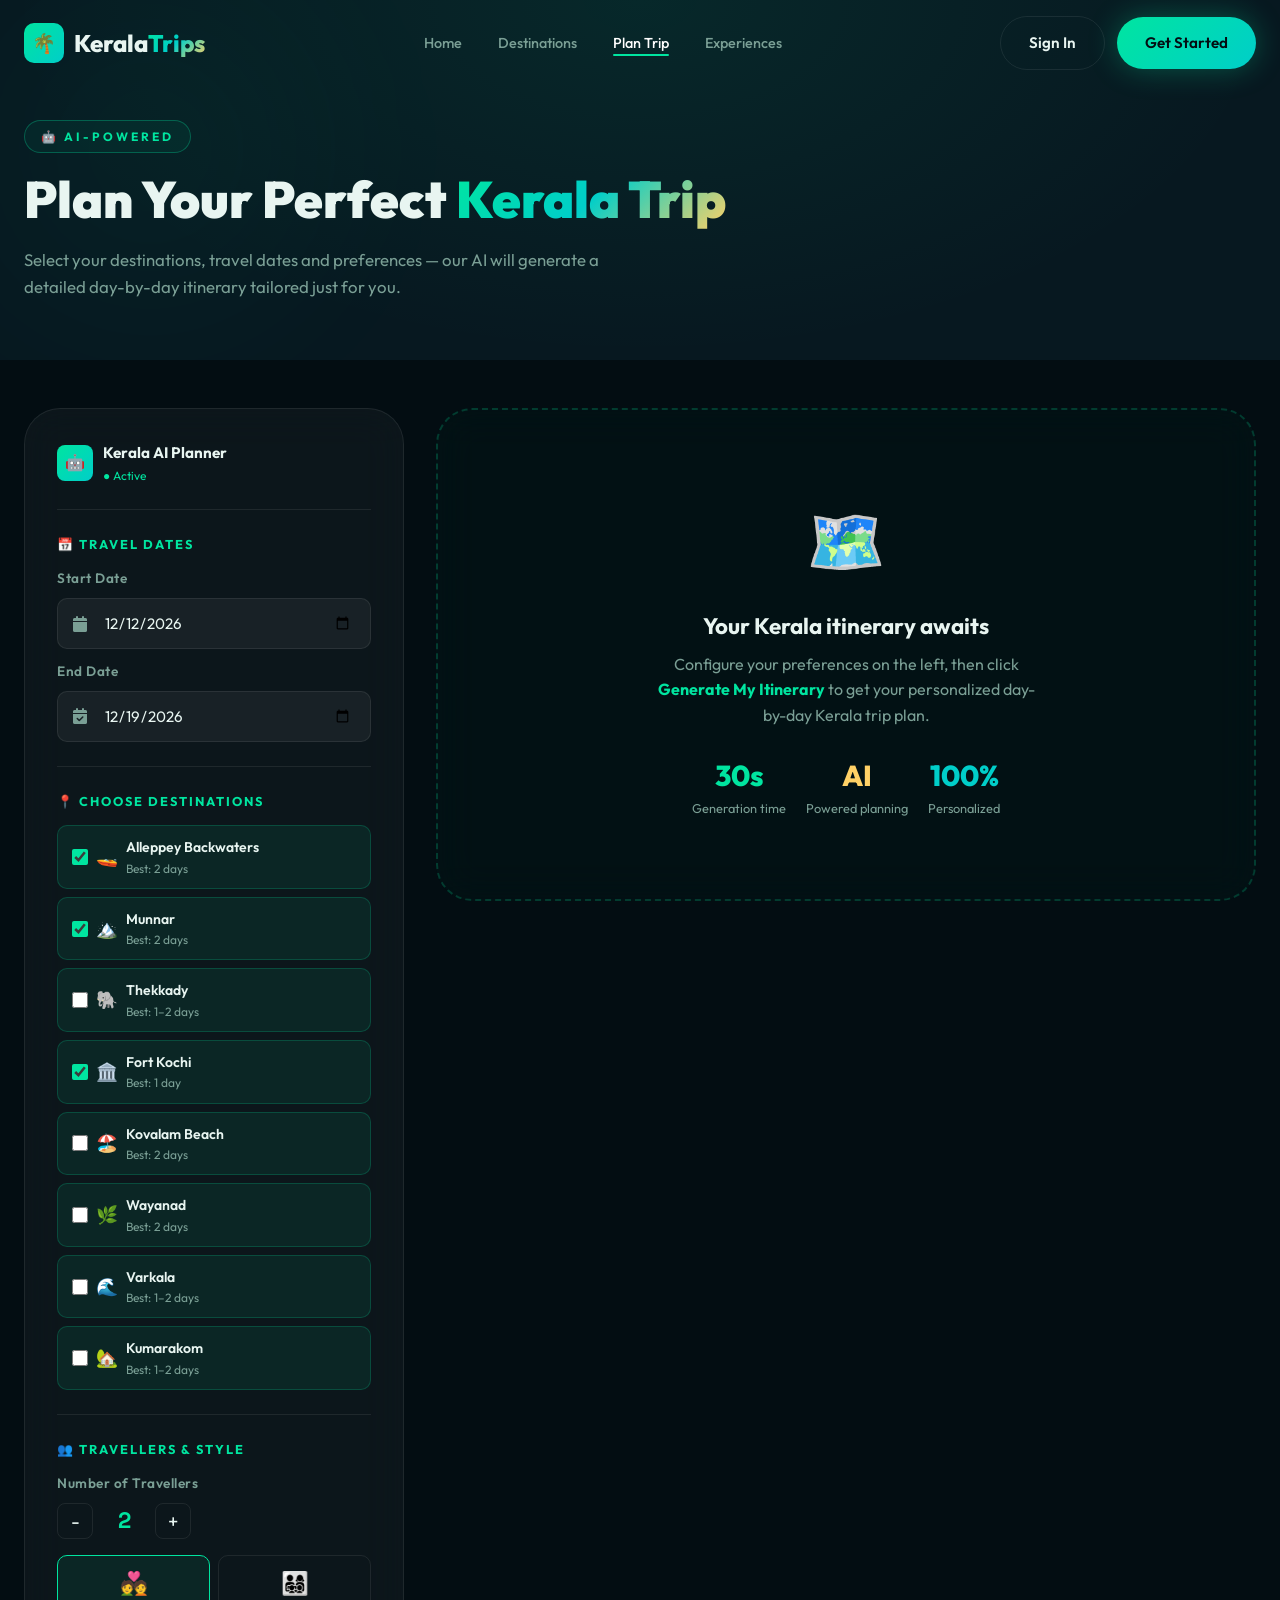
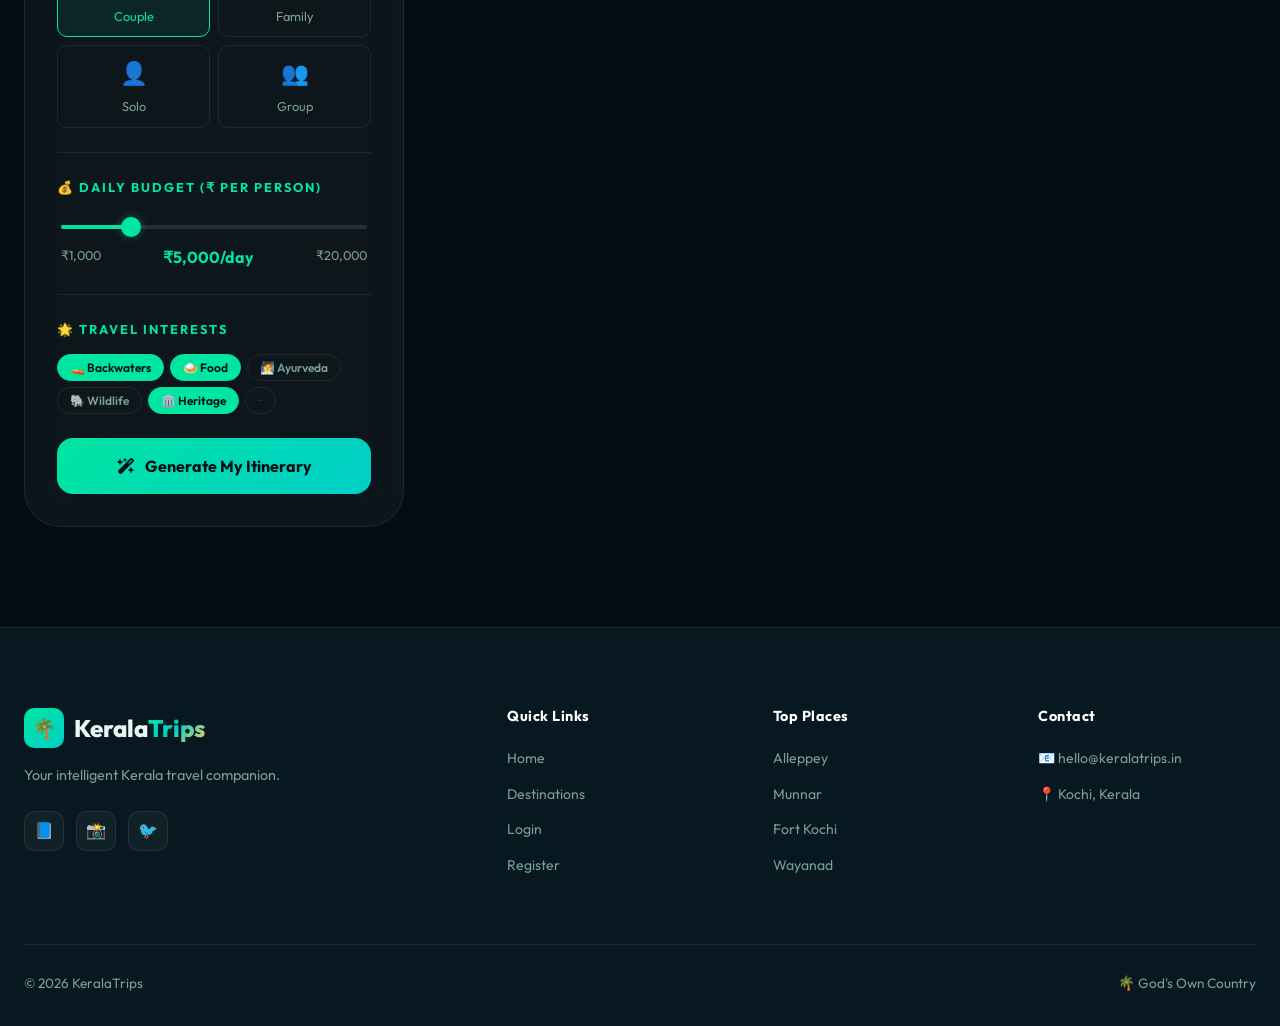
<file: plan-trip.html>
<!DOCTYPE html>
<html lang="en">
<head>
  <meta charset="UTF-8"/>
  <meta name="viewport" content="width=device-width, initial-scale=1.0"/>
  <title>AI Trip Planner — Plan Your Kerala Trip | KeralaTrips</title>
  <meta name="description" content="Use our AI-powered trip planner to create the perfect Kerala itinerary. Customize your destinations, duration, budget and travel style."/>
  <link rel="stylesheet" href="style.css"/>
  <link rel="stylesheet" href="https://cdnjs.cloudflare.com/ajax/libs/font-awesome/6.5.0/css/all.min.css"/>
  <style>
    .planner-hero{background:var(--clr-bg2);padding:120px 0 60px;position:relative;overflow:hidden;}
    .planner-hero::before{content:'';position:absolute;inset:0;background:radial-gradient(ellipse at 50% 0%,rgba(0,229,160,0.08),transparent 70%);}
    .planner-grid{display:grid;grid-template-columns:380px 1fr;gap:32px;align-items:start;}
    .planner-sidebar{border-radius:var(--radius-xl);padding:32px;position:sticky;top:100px;}
    .planner-section{font-size:0.8rem;font-weight:700;letter-spacing:2px;text-transform:uppercase;color:var(--clr-em);margin:24px 0 14px;padding-top:24px;border-top:1px solid var(--clr-border);}
    .planner-section:first-child{margin-top:0;padding-top:0;border-top:none;}
    .dest-pill{display:flex;align-items:center;gap:8px;padding:10px 14px;border-radius:10px;background:rgba(0,229,160,0.08);border:1px solid rgba(0,229,160,0.2);margin-bottom:8px;cursor:pointer;transition:var(--transition);}
    .dest-pill:hover{background:rgba(0,229,160,0.14);}
    .dest-pill input[type=checkbox]{accent-color:var(--clr-em);width:16px;height:16px;}
    .dest-pill-icon{font-size:1.1rem;}
    .dest-pill-info{flex:1;}
    .dest-pill-name{font-size:0.875rem;font-weight:600;}
    .dest-pill-days{font-size:0.75rem;color:var(--clr-muted);}
    .slider-wrap{padding:0 4px;}
    .range-slider{width:100%;-webkit-appearance:none;height:4px;border-radius:99px;background:linear-gradient(to right,var(--clr-em) var(--slider-pct,50%),rgba(255,255,255,0.1) var(--slider-pct,50%));outline:none;cursor:pointer;}
    .range-slider::-webkit-slider-thumb{-webkit-appearance:none;width:20px;height:20px;border-radius:50%;background:var(--clr-em);cursor:pointer;box-shadow:0 0 10px rgba(0,229,160,0.4);}
    .range-display{display:flex;justify-content:space-between;font-size:0.8rem;color:var(--clr-muted);margin-top:8px;}
    .range-val{font-weight:700;color:var(--clr-em);font-size:1rem;}
    .travel-type{display:grid;grid-template-columns:repeat(2,1fr);gap:8px;}
    .travel-type-btn{border:1px solid var(--clr-border);border-radius:10px;padding:10px;text-align:center;cursor:pointer;transition:var(--transition);font-size:0.8rem;color:var(--clr-muted);}
    .travel-type-btn:hover,.travel-type-btn.active{border-color:var(--clr-em);color:var(--clr-em);background:rgba(0,229,160,0.08);}
    .travel-type-btn .tt-icon{font-size:1.4rem;display:block;margin-bottom:4px;}
    .generate-btn{width:100%;padding:18px;border-radius:var(--radius-md);background:linear-gradient(135deg,var(--clr-em),var(--clr-teal));color:#030d12;font-size:1rem;font-weight:700;border:none;cursor:pointer;transition:var(--transition);margin-top:24px;display:flex;align-items:center;justify-content:center;gap:10px;}
    .generate-btn:hover{transform:translateY(-2px);box-shadow:0 8px 30px rgba(0,229,160,0.4);}
    .generate-btn:disabled{opacity:0.6;cursor:not-allowed;transform:none;}
    /* Itinerary Output */
    .itinerary-output{border-radius:var(--radius-xl);overflow:hidden;}
    .output-placeholder{padding:80px 40px;text-align:center;border:2px dashed rgba(0,229,160,0.2);border-radius:var(--radius-xl);background:rgba(0,229,160,0.02);}
    .day-card{border-radius:var(--radius-lg);margin-bottom:20px;overflow:hidden;transition:var(--transition);}
    .day-card:hover{transform:translateX(4px);}
    .day-header{display:flex;align-items:center;gap:16px;padding:20px 24px;background:rgba(0,229,160,0.06);border-bottom:1px solid rgba(0,229,160,0.1);cursor:pointer;}
    .day-num{width:48px;height:48px;border-radius:12px;background:linear-gradient(135deg,var(--clr-em),var(--clr-teal));display:grid;place-items:center;font-weight:900;font-size:1rem;color:#030d12;flex-shrink:0;}
    .day-title{font-weight:700;font-size:1rem;}
    .day-sub{font-size:0.8rem;color:var(--clr-muted);}
    .day-body{padding:20px 24px;}
    .activity{display:flex;gap:14px;padding:12px 0;border-bottom:1px solid rgba(255,255,255,0.04);}
    .activity:last-child{border-bottom:none;}
    .act-time{font-size:0.75rem;font-weight:700;color:var(--clr-em);min-width:60px;padding-top:2px;}
    .act-dot{width:10px;height:10px;border-radius:50%;background:var(--clr-em);margin-top:5px;flex-shrink:0;box-shadow:0 0 8px rgba(0,229,160,0.6);}
    .act-info h4{font-size:0.9rem;font-weight:600;margin-bottom:3px;}
    .act-info p{font-size:0.8rem;color:var(--clr-muted);}
    .act-icon{font-size:1.2rem;flex-shrink:0;margin-top:2px;}
    .itinerary-header{padding:28px;background:linear-gradient(135deg,rgba(0,229,160,0.08),rgba(0,206,201,0.05));border:1px solid rgba(0,229,160,0.15);border-radius:var(--radius-xl);margin-bottom:24px;}
    .summary-chips{display:flex;flex-wrap:wrap;gap:8px;margin-top:12px;}
    .summary-chip{font-size:0.78rem;padding:4px 12px;border-radius:99px;background:rgba(0,229,160,0.1);border:1px solid rgba(0,229,160,0.2);color:var(--clr-em);}
    .loading-dots{display:flex;gap:8px;justify-content:center;margin:24px 0;}
    .loading-dot{width:12px;height:12px;border-radius:50%;background:var(--clr-em);animation:float 1s ease-in-out infinite;}
    .loading-dot:nth-child(2){animation-delay:0.2s;}
    .loading-dot:nth-child(3){animation-delay:0.4s;}
    @media(max-width:1024px){.planner-grid{grid-template-columns:1fr;}.planner-sidebar{position:relative;top:auto;}}
  </style>
</head>
<body>

<nav class="navbar scrolled" id="navbar">
  <div class="container">
    <div class="nav-inner">
      <a href="index.html" class="nav-logo">
        <div class="logo-icon">🌴</div>
        <span>Kerala<span class="gradient-text">Trips</span></span>
      </a>
      <ul class="nav-links">
        <li><a href="index.html">Home</a></li>
        <li><a href="destinations.html">Destinations</a></li>
        <li><a href="plan-trip.html" class="active">Plan Trip</a></li>
        <li><a href="index.html#experiences">Experiences</a></li>
      </ul>
      <div class="nav-actions">
        <a href="login.html" class="btn btn-outline">Sign In</a>
        <a href="register.html" class="btn btn-primary">Get Started</a>
      </div>
    </div>
  </div>
</nav>

<!-- Hero -->
<section class="planner-hero">
  <div class="orb orb-1" style="opacity:0.5;"></div>
  <div class="container" style="position:relative;z-index:1;">
    <div class="section-tag">🤖 AI-Powered</div>
    <h1 style="font-size:clamp(2rem,4vw,3.5rem);font-weight:900;margin-bottom:16px;">
      Plan Your Perfect <span class="gradient-text">Kerala Trip</span>
    </h1>
    <p style="color:var(--clr-muted);max-width:600px;font-size:1.05rem;">
      Select your destinations, travel dates and preferences — our AI will generate a detailed day-by-day itinerary tailored just for you.
    </p>
  </div>
</section>

<!-- Planner -->
<section class="section" style="padding-top:48px;">
  <div class="container">
    <div class="planner-grid">

      <!-- SIDEBAR — Configuration -->
      <div class="planner-sidebar glass">
        <div style="display:flex;align-items:center;gap:10px;margin-bottom:8px;">
          <div style="width:36px;height:36px;background:linear-gradient(135deg,var(--clr-em),var(--clr-teal));border-radius:8px;display:grid;place-items:center;font-size:1rem;">🤖</div>
          <div>
            <div style="font-weight:700;font-size:0.95rem;">Kerala AI Planner</div>
            <div style="font-size:0.75rem;color:var(--clr-em);">● Active</div>
          </div>
        </div>

        <div class="planner-section">📅 Travel Dates</div>
        <div class="form-group" style="margin-bottom:12px;">
          <label class="form-label">Start Date</label>
          <div class="form-icon-wrap">
            <i class="fa-solid fa-calendar form-icon"></i>
            <input type="date" id="startDate" class="form-control"/>
          </div>
        </div>
        <div class="form-group">
          <label class="form-label">End Date</label>
          <div class="form-icon-wrap">
            <i class="fa-solid fa-calendar-check form-icon"></i>
            <input type="date" id="endDate" class="form-control"/>
          </div>
        </div>

        <div class="planner-section">📍 Choose Destinations</div>
        <label class="dest-pill"><input type="checkbox" id="d-alleppey" checked/><span class="dest-pill-icon">🚤</span><div class="dest-pill-info"><div class="dest-pill-name">Alleppey Backwaters</div><div class="dest-pill-days">Best: 2 days</div></div></label>
        <label class="dest-pill"><input type="checkbox" id="d-munnar" checked/><span class="dest-pill-icon">🏔️</span><div class="dest-pill-info"><div class="dest-pill-name">Munnar</div><div class="dest-pill-days">Best: 2 days</div></div></label>
        <label class="dest-pill"><input type="checkbox" id="d-thekkady"/><span class="dest-pill-icon">🐘</span><div class="dest-pill-info"><div class="dest-pill-name">Thekkady</div><div class="dest-pill-days">Best: 1–2 days</div></div></label>
        <label class="dest-pill"><input type="checkbox" id="d-kochi" checked/><span class="dest-pill-icon">🏛️</span><div class="dest-pill-info"><div class="dest-pill-name">Fort Kochi</div><div class="dest-pill-days">Best: 1 day</div></div></label>
        <label class="dest-pill"><input type="checkbox" id="d-kovalam"/><span class="dest-pill-icon">🏖️</span><div class="dest-pill-info"><div class="dest-pill-name">Kovalam Beach</div><div class="dest-pill-days">Best: 2 days</div></div></label>
        <label class="dest-pill"><input type="checkbox" id="d-wayanad"/><span class="dest-pill-icon">🌿</span><div class="dest-pill-info"><div class="dest-pill-name">Wayanad</div><div class="dest-pill-days">Best: 2 days</div></div></label>
        <label class="dest-pill"><input type="checkbox" id="d-varkala"/><span class="dest-pill-icon">🌊</span><div class="dest-pill-info"><div class="dest-pill-name">Varkala</div><div class="dest-pill-days">Best: 1–2 days</div></div></label>
        <label class="dest-pill"><input type="checkbox" id="d-kumarakom"/><span class="dest-pill-icon">🏡</span><div class="dest-pill-info"><div class="dest-pill-name">Kumarakom</div><div class="dest-pill-days">Best: 1–2 days</div></div></label>

        <div class="planner-section">👥 Travellers & Style</div>
        <div style="margin-bottom:16px;">
          <label class="form-label">Number of Travellers</label>
          <div style="display:flex;align-items:center;gap:16px;">
            <button onclick="changeTravellers(-1)" style="width:36px;height:36px;border-radius:8px;border:1px solid var(--clr-border);background:none;color:var(--clr-text);font-size:1.2rem;cursor:pointer;transition:var(--transition);" onmouseover="this.style.borderColor='var(--clr-em)'" onmouseout="this.style.borderColor='var(--clr-border)'">-</button>
            <div style="font-size:1.4rem;font-weight:800;font-family:var(--font-mono);color:var(--clr-em);min-width:30px;text-align:center;" id="travellerCount">2</div>
            <button onclick="changeTravellers(1)" style="width:36px;height:36px;border-radius:8px;border:1px solid var(--clr-border);background:none;color:var(--clr-text);font-size:1.2rem;cursor:pointer;transition:var(--transition);" onmouseover="this.style.borderColor='var(--clr-em)'" onmouseout="this.style.borderColor='var(--clr-border)'">+</button>
          </div>
        </div>
        <div class="travel-type">
          <div class="travel-type-btn active" onclick="selectTravelType(this)"><span class="tt-icon">💑</span>Couple</div>
          <div class="travel-type-btn" onclick="selectTravelType(this)"><span class="tt-icon">👨‍👩‍👧‍👦</span>Family</div>
          <div class="travel-type-btn" onclick="selectTravelType(this)"><span class="tt-icon">👤</span>Solo</div>
          <div class="travel-type-btn" onclick="selectTravelType(this)"><span class="tt-icon">👥</span>Group</div>
        </div>

        <div class="planner-section">💰 Daily Budget (₹ per person)</div>
        <div class="slider-wrap">
          <input type="range" class="range-slider" id="budgetSlider" min="1000" max="20000" value="5000" step="500" oninput="updateBudget(this.value)"/>
          <div class="range-display">
            <span>₹1,000</span>
            <div class="range-val" id="budgetVal">₹5,000/day</div>
            <span>₹20,000</span>
          </div>
        </div>

        <div class="planner-section">🌟 Travel Interests</div>
        <div style="display:flex;flex-wrap:wrap;gap:6px;">
          <button class="filter-tab active" style="font-size:0.75rem;padding:5px 12px;" onclick="this.classList.toggle('active')">🚤 Backwaters</button>
          <button class="filter-tab active" style="font-size:0.75rem;padding:5px 12px;" onclick="this.classList.toggle('active')">🍛 Food</button>
          <button class="filter-tab" style="font-size:0.75rem;padding:5px 12px;" onclick="this.classList.toggle('active')">🧖 Ayurveda</button>
          <button class="filter-tab" style="font-size:0.75rem;padding:5px 12px;" onclick="this.classList.toggle('active')">🐘 Wildlife</button>
          <button class="filter-tab active" style="font-size:0.75rem;padding:5px 12px;" onclick="this.classList.toggle('active')">🏛️ Heritage</button>
          <button class="filter-tab" style="font-size:0.75px;padding:5px 12px;" onclick="this.classList.toggle('active')">🎭 Culture</button>
        </div>

        <button class="generate-btn" id="generateBtn" onclick="generateItinerary()">
          <i class="fa-solid fa-wand-magic-sparkles"></i>
          Generate My Itinerary
        </button>
      </div>

      <!-- OUTPUT PANEL -->
      <div id="outputPanel">
        <div class="output-placeholder glass" id="placeholder">
          <div style="font-size:4rem;margin-bottom:20px;animation:float 3s ease-in-out infinite;">🗺️</div>
          <h3 style="font-size:1.4rem;font-weight:700;margin-bottom:12px;">Your Kerala itinerary awaits</h3>
          <p style="color:var(--clr-muted);max-width:380px;margin:0 auto 24px;">Configure your preferences on the left, then click <strong style="color:var(--clr-em);">Generate My Itinerary</strong> to get your personalized day-by-day Kerala trip plan.</p>
          <div style="display:flex;gap:20px;justify-content:center;flex-wrap:wrap;">
            <div style="text-align:center;">
              <div style="font-size:1.8rem;font-weight:800;color:var(--clr-em);">30s</div>
              <div style="font-size:0.8rem;color:var(--clr-muted);">Generation time</div>
            </div>
            <div style="text-align:center;">
              <div style="font-size:1.8rem;font-weight:800;color:var(--clr-gold);">AI</div>
              <div style="font-size:0.8rem;color:var(--clr-muted);">Powered planning</div>
            </div>
            <div style="text-align:center;">
              <div style="font-size:1.8rem;font-weight:800;color:var(--clr-teal);">100%</div>
              <div style="font-size:0.8rem;color:var(--clr-muted);">Personalized</div>
            </div>
          </div>
        </div>

        <div id="loadingPanel" style="display:none;text-align:center;padding:60px 40px;">
          <div style="font-size:3rem;margin-bottom:16px;animation:spin-slow 2s linear infinite;">🤖</div>
          <h3 style="font-weight:700;margin-bottom:8px;">AI is crafting your itinerary...</h3>
          <p style="color:var(--clr-muted);margin-bottom:24px;">Analyzing destinations, calculating travel times, finding the best experiences</p>
          <div class="loading-dots">
            <div class="loading-dot"></div>
            <div class="loading-dot"></div>
            <div class="loading-dot"></div>
          </div>
          <div id="loadingSteps" style="font-size:0.85rem;color:var(--clr-muted);"></div>
        </div>

        <div id="itineraryResult" style="display:none;">
          <!-- Generated dynamically -->
        </div>
      </div>

    </div>
  </div>
</section>

<!-- Footer -->
<footer class="footer">
  <div class="container">
    <div class="footer-grid">
      <div class="footer-brand footer-col">
        <a href="index.html" class="nav-logo" style="margin-bottom:0;"><div class="logo-icon">🌴</div><span>Kerala<span class="gradient-text">Trips</span></span></a>
        <p>Your intelligent Kerala travel companion.</p>
        <div class="footer-socials"><a href="#" class="social-btn">📘</a><a href="#" class="social-btn">📸</a><a href="#" class="social-btn">🐦</a></div>
      </div>
      <div class="footer-col"><h4>Quick Links</h4><ul><li><a href="index.html">Home</a></li><li><a href="destinations.html">Destinations</a></li><li><a href="login.html">Login</a></li><li><a href="register.html">Register</a></li></ul></div>
      <div class="footer-col"><h4>Top Places</h4><ul><li><a href="#">Alleppey</a></li><li><a href="#">Munnar</a></li><li><a href="#">Fort Kochi</a></li><li><a href="#">Wayanad</a></li></ul></div>
      <div class="footer-col"><h4>Contact</h4><ul><li><a href="#">📧 hello@keralatrips.in</a></li><li><a href="#">📍 Kochi, Kerala</a></li></ul></div>
    </div>
    <div class="footer-bottom"><div>© 2026 KeralaTrips</div><div>🌴 God's Own Country</div></div>
  </div>
</footer>

<script>
let travellers = 2;

function changeTravellers(delta) {
  travellers = Math.max(1, Math.min(20, travellers + delta));
  document.getElementById('travellerCount').textContent = travellers;
}
function selectTravelType(el) {
  document.querySelectorAll('.travel-type-btn').forEach(b => b.classList.remove('active'));
  el.classList.add('active');
}
function updateBudget(val) {
  document.getElementById('budgetVal').textContent = '₹' + parseInt(val).toLocaleString() + '/day';
  const pct = ((val - 1000) / (20000 - 1000)) * 100;
  document.getElementById('budgetSlider').style.setProperty('--slider-pct', pct + '%');
}

// Set default dates
const today = new Date();
const nextWeek = new Date(today); nextWeek.setDate(today.getDate() + 7);
const twoWeeks = new Date(today); twoWeeks.setDate(today.getDate() + 14);
document.getElementById('startDate').value = nextWeek.toISOString().split('T')[0];
document.getElementById('endDate').value = twoWeeks.toISOString().split('T')[0];

const loadingStepMessages = [
  '🔍 Analyzing your selected destinations...',
  '🗺️ Calculating optimal travel routes...',
  '🏨 Curating accommodation options...',
  '🍴 Finding the best local restaurants...',
  '🎯 Personalizing activities to your interests...',
  '✨ Finalizing your perfect itinerary...'
];

const itineraryData = [
  {
    day: 1, location: 'Fort Kochi', icon: '🏛️',
    subtitle: 'Arrive in Kochi · Heritage & Culture',
    activities: [
      {time:'09:00', icon:'✈️', name:'Arrive at Kochi Airport / Train Station', desc:'Check-in at your heritage boutique hotel in Fort Kochi'},
      {time:'11:00', icon:'🚶', name:'Fort Kochi Heritage Walk', desc:'Explore colonial architecture, St. Francis Church & Dutch Cemetery'},
      {time:'13:00', icon:'🍛', name:'Lunch at Kashi Art Café', desc:'Try Kerala prawn curry and appam in an art gallery setting'},
      {time:'15:00', icon:'🎣', name:'Chinese Fishing Nets at Vasco Da Gama Square', desc:'Watch traditional fishing nets being operated at the seafront'},
      {time:'17:00', icon:'🛍️', name:'Spice Market & Mattancherry', desc:'Explore the Jewish Quarter and stock up on Kerala spices'},
      {time:'19:00', icon:'🎭', name:'Kathakali Performance', desc:'Watch the classical Kathakali dance drama at Kerala Kathakali Centre'},
    ]
  },
  {
    day: 2, location: 'Kochi → Alleppey', icon: '🚤',
    subtitle: 'Journey to the Backwaters',
    activities: [
      {time:'08:00', icon:'🌅', name:'Sunrise Breakfast', desc:'Enjoy Kerala puttu & kadala curry at your hotel'},
      {time:'09:30', icon:'🚗', name:'Drive to Alleppey (1.5 hrs)', desc:'Scenic drive through coconut palms and paddy fields'},
      {time:'12:00', icon:'⛵', name:'Board Your Houseboat', desc:'Check-in to your traditional kettuvallam houseboat on Vembanad Lake'},
      {time:'13:00', icon:'🍜', name:'Lunch on the Houseboat', desc:'Fresh Kerala fish curry, rice, pappadam served on the deck'},
      {time:'15:00', icon:'🚤', name:'Backwater Cruise', desc:'Cruise through narrow canals, watching village life and coconut groves'},
      {time:'18:30', icon:'🌅', name:'Sunset on the Lake', desc:'Magical sunset over Vembanad Lake with cocktails on deck'},
      {time:'20:00', icon:'🌙', name:'Overnight on Houseboat', desc:'Sleep under the stars on the tranquil backwaters'},
    ]
  },
  {
    day: 3, location: 'Alleppey → Munnar', icon: '🏔️',
    subtitle: 'Hill Station Escape',
    activities: [
      {time:'07:00', icon:'🌄', name:'Early Morning Backwaters', desc:'Canoe through narrow channels with morning mist'},
      {time:'09:00', icon:'🚌', name:'Depart for Munnar (3.5 hrs)', desc:'Winding mountain road through rubber and spice estates'},
      {time:'13:00', icon:'🍃', name:'Arrive Munnar — Tea Museum', desc:'Learn about tea processing at the KDHP Tea Museum'},
      {time:'15:00', icon:'🌿', name:'Tea Garden Walk', desc:'Guided walk through endless green tea plantations'},
      {time:'17:00', icon:'🏞️', name:'Mattupetty Dam Viewpoint', desc:'Panoramic views over the dam and surrounding Shola forests'},
      {time:'20:00', icon:'🍲', name:'Dinner & Night at Munnar', desc:'Kerala Sadhya dinner at a traditional restaurant'},
    ]
  },
  {
    day: 4, location: 'Munnar', icon: '⛰️',
    subtitle: 'Western Ghats Adventure',
    activities: [
      {time:'06:30', icon:'🦌', name:'Eravikulam National Park', desc:'Spot Nilgiri Tahr and other wildlife at sunrise'},
      {time:'10:00', icon:'💧', name:'Attukal Waterfalls', desc:'Trek to the beautiful Attukal falls through tea estates'},
      {time:'13:00', icon:'🍛', name:'Local Lunch', desc:'Authentic Kerala meals (Sadhya) at Rapsy Restaurant'},
      {time:'15:00', icon:'📸', name:'Echo Point & Kundala Lake', desc:'Stunning landscapes for photography'},
      {time:'18:00', icon:'🌇', name:'Munnar Town Sunset', desc:'Explore local market and buy tea, spices, chocolate'},
    ]
  },
  {
    day: 5, location: 'Munnar → Kovalam', icon: '🏖️',
    subtitle: 'Beach Finale',
    activities: [
      {time:'08:00', icon:'🚗', name:'Depart for Kovalam (5 hrs)', desc:'Scenic drive through Idukki and Thiruvananthapuram'},
      {time:'14:00', icon:'🏖️', name:'Arrive Kovalam Beach', desc:'Check-in at beachfront resort, relax on Lighthouse Beach'},
      {time:'16:00', icon:'🏄', name:'Water Sports', desc:'Surfing, parasailing and kayaking in the Arabian Sea'},
      {time:'18:00', icon:'🌅', name:'Lighthouse Sunset', desc:'Climb the Vizhinjam Lighthouse for spectacular sunset views'},
      {time:'20:00', icon:'🦞', name:'Seafood Dinner', desc:'Fresh lobster, prawn and fish thali at a beach shack restaurant'},
    ]
  },
];

function generateItinerary() {
  const btn = document.getElementById('generateBtn');
  btn.disabled = true;
  document.getElementById('placeholder').style.display = 'none';
  document.getElementById('loadingPanel').style.display = 'block';
  document.getElementById('itineraryResult').style.display = 'none';

  let stepIdx = 0;
  const stepEl = document.getElementById('loadingSteps');
  const stepInterval = setInterval(() => {
    if(stepIdx < loadingStepMessages.length) {
      stepEl.textContent = loadingStepMessages[stepIdx++];
    } else {
      clearInterval(stepInterval);
    }
  }, 500);

  setTimeout(() => {
    clearInterval(stepInterval);
    document.getElementById('loadingPanel').style.display = 'none';
    renderItinerary();
    document.getElementById('itineraryResult').style.display = 'block';
    btn.disabled = false;
  }, 3500);
}

function renderItinerary() {
  const result = document.getElementById('itineraryResult');
  const budget = parseInt(document.getElementById('budgetSlider').value).toLocaleString();
  const startDate = document.getElementById('startDate').value;
  const endDate = document.getElementById('endDate').value;

  let html = `
  <div class="itinerary-header">
    <div style="display:flex;align-items:center;gap:14px;margin-bottom:12px;">
      <div style="width:48px;height:48px;background:linear-gradient(135deg,var(--clr-em),var(--clr-teal));border-radius:12px;display:grid;place-items:center;font-size:1.4rem;">🤖</div>
      <div>
        <div style="font-size:1.2rem;font-weight:800;">Your Kerala Adventure — 5 Days</div>
        <div style="font-size:0.85rem;color:var(--clr-muted);">AI Generated · Personalized Itinerary</div>
      </div>
      <button onclick="window.print()" style="margin-left:auto;padding:8px 16px;border-radius:8px;border:1px solid var(--clr-border);background:none;color:var(--clr-text);cursor:pointer;font-size:0.8rem;transition:var(--transition);" onmouseover="this.style.borderColor='var(--clr-em)'" onmouseout="this.style.borderColor='var(--clr-border)'">🖨️ Print</button>
    </div>
    <div class="summary-chips">
      <span class="summary-chip">📅 ${startDate} → ${endDate}</span>
      <span class="summary-chip">👥 ${travellers} Travellers</span>
      <span class="summary-chip">💰 ₹${budget}/person/day</span>
      <span class="summary-chip">📍 4 Destinations</span>
      <span class="summary-chip">🏨 Mixed Accommodations</span>
      <span class="summary-chip">✅ AI Optimized</span>
    </div>
  </div>`;

  itineraryData.forEach((day, idx) => {
    html += `
    <div class="day-card glass" style="animation:fadeUp 0.5s ease ${idx*0.1}s both;">
      <div class="day-header" onclick="toggleDay('day${idx}')">
        <div class="day-num">${day.day}</div>
        <div style="flex:1;">
          <div class="day-title">${day.icon} ${day.location}</div>
          <div class="day-sub">${day.subtitle}</div>
        </div>
        <i class="fa-solid fa-chevron-down" style="color:var(--clr-muted);transition:transform 0.3s;" id="chevron${idx}"></i>
      </div>
      <div class="day-body" id="day${idx}">`;
    day.activities.forEach(act => {
      html += `
        <div class="activity">
          <div class="act-time">${act.time}</div>
          <div class="act-dot"></div>
          <div class="act-icon">${act.icon}</div>
          <div class="act-info"><h4>${act.name}</h4><p>${act.desc}</p></div>
        </div>`;
    });
    html += `</div></div>`;
  });

  html += `
  <div style="display:flex;gap:12px;margin-top:24px;flex-wrap:wrap;">
    <a href="register.html" class="btn btn-primary btn-lg" style="flex:1;justify-content:center;"><i class="fa-solid fa-save"></i> Save This Itinerary</a>
    <button onclick="generateItinerary()" class="btn btn-outline" style="flex:1;justify-content:center;"><i class="fa-solid fa-rotate"></i> Regenerate</button>
  </div>`;

  result.innerHTML = html;
}

function toggleDay(id) {
  const body = document.getElementById(id);
  const idx = id.replace('day','');
  const chevron = document.getElementById('chevron'+idx);
  if(body.style.display === 'none') {
    body.style.display = 'block';
    chevron.style.transform = 'rotate(0deg)';
  } else {
    body.style.display = 'none';
    chevron.style.transform = 'rotate(-90deg)';
  }
}

window.addEventListener('scroll',()=>{
  document.getElementById('navbar').classList.toggle('scrolled',window.scrollY>50);
});

// Initialize budget slider display
updateBudget(5000);
</script>
</body>
</html>
</file>
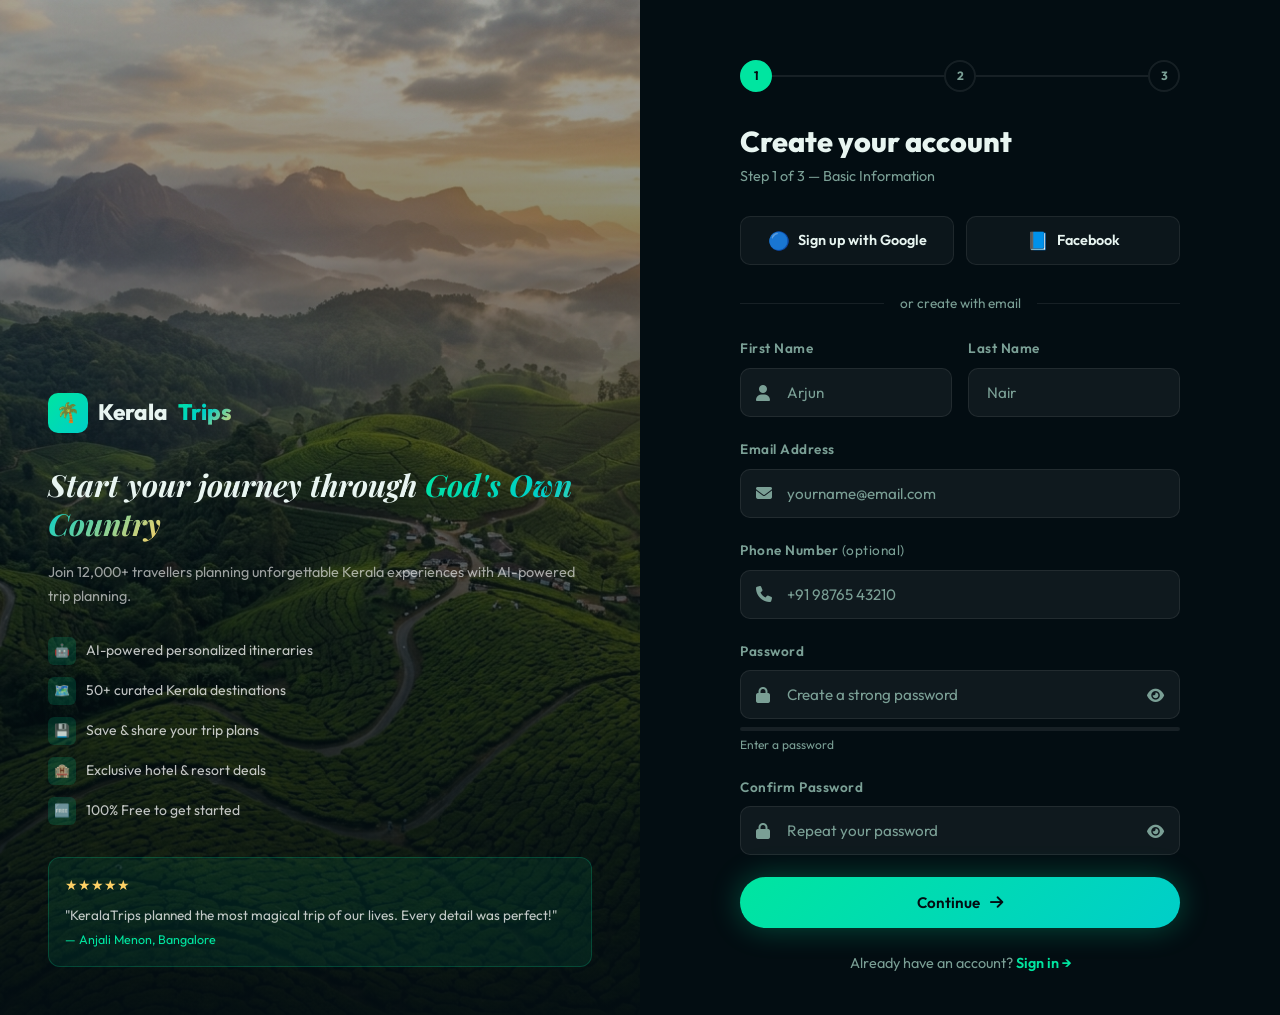
<file: register.html>
<!DOCTYPE html>
<html lang="en">
<head>
  <meta charset="UTF-8"/>
  <meta name="viewport" content="width=device-width, initial-scale=1.0"/>
  <title>Create Account — KeralaTrips</title>
  <meta name="description" content="Create your free KeralaTrips account to plan personalized Kerala trips with AI, save your favourite destinations and connect with fellow travellers."/>
  <link rel="stylesheet" href="style.css"/>
  <link rel="stylesheet" href="https://cdnjs.cloudflare.com/ajax/libs/font-awesome/6.5.0/css/all.min.css"/>
  <style>
    .auth-split{display:grid;grid-template-columns:1fr 1fr;min-height:100vh;}
    .auth-left{position:relative;overflow:hidden;display:flex;flex-direction:column;justify-content:flex-end;padding:48px;}
    .auth-left-bg{position:absolute;inset:0;}
    .auth-left-bg img{width:100%;height:100%;object-fit:cover;}
    .auth-left-bg::after{content:'';position:absolute;inset:0;background:linear-gradient(to top,rgba(3,13,18,0.96) 0%,rgba(3,13,18,0.55) 60%,rgba(3,13,18,0.35) 100%);}
    .auth-left-content{position:relative;z-index:1;}
    .auth-right{display:flex;align-items:flex-start;justify-content:center;padding:60px 24px 40px;background:var(--clr-bg);overflow-y:auto;}
    .benefit-item{display:flex;align-items:center;gap:10px;font-size:0.875rem;color:rgba(255,255,255,0.75);margin-bottom:12px;}
    .benefit-icon{width:28px;height:28px;background:rgba(0,229,160,0.15);border-radius:6px;display:grid;place-items:center;font-size:0.8rem;flex-shrink:0;}
    .password-toggle{position:absolute;right:16px;top:50%;transform:translateY(-50%);background:none;border:none;color:var(--clr-muted);cursor:pointer;font-size:0.95rem;transition:color 0.2s;}
    .password-toggle:hover{color:var(--clr-em);}
    .strength-wrap{margin-top:8px;}
    .strength-bar{height:4px;border-radius:99px;background:var(--clr-border);overflow:hidden;}
    .strength-fill{height:100%;border-radius:99px;width:0;transition:width 0.4s,background 0.4s;}
    .strength-label{font-size:0.75rem;margin-top:4px;color:var(--clr-muted);}
    .form-row{display:grid;grid-template-columns:1fr 1fr;gap:16px;}
    .step-indicator{display:flex;align-items:center;gap:0;margin-bottom:32px;}
    .step-dot{width:32px;height:32px;border-radius:50%;display:grid;place-items:center;font-size:0.75rem;font-weight:700;border:2px solid var(--clr-border);color:var(--clr-muted);transition:var(--transition);flex-shrink:0;}
    .step-dot.active{background:var(--clr-em);border-color:var(--clr-em);color:#030d12;}
    .step-dot.done{background:rgba(0,229,160,0.2);border-color:var(--clr-em);color:var(--clr-em);}
    .step-line{flex:1;height:2px;background:var(--clr-border);}
    .step-line.done{background:var(--clr-em);}
    .interests-grid{display:grid;grid-template-columns:repeat(3,1fr);gap:10px;margin-bottom:20px;}
    .interest-chip{border:1px solid var(--clr-border);border-radius:10px;padding:10px 8px;text-align:center;cursor:pointer;transition:var(--transition);font-size:0.8rem;font-weight:600;color:var(--clr-muted);}
    .interest-chip:hover{border-color:var(--clr-em);color:var(--clr-em);}
    .interest-chip.selected{background:rgba(0,229,160,0.1);border-color:var(--clr-em);color:var(--clr-em);}
    .interest-chip .ic-icon{font-size:1.5rem;display:block;margin-bottom:4px;}
    .success-overlay{position:fixed;inset:0;background:rgba(3,13,18,0.95);z-index:100;display:none;align-items:center;justify-content:center;flex-direction:column;text-align:center;}
    .success-circle{width:100px;height:100px;background:linear-gradient(135deg,var(--clr-em),var(--clr-teal));border-radius:50%;display:grid;place-items:center;font-size:3rem;margin:0 auto 24px;animation:scaleIn 0.5s ease;}
    @media(max-width:900px){
      .auth-split{grid-template-columns:1fr;}
      .auth-left{display:none;}
    }
    @media(max-width:480px){.form-row{grid-template-columns:1fr;}.interests-grid{grid-template-columns:repeat(2,1fr);}}
  </style>
</head>
<body>

<!-- Success Overlay -->
<div class="success-overlay" id="successOverlay">
  <div>
    <div class="success-circle">🎉</div>
    <h2 style="font-size:2rem;font-weight:800;margin-bottom:12px;">Welcome to <span class="gradient-text">KeralaTrips!</span></h2>
    <p style="color:var(--clr-muted);max-width:380px;margin:0 auto 32px;">Your account is created! We're setting up your personalized Kerala travel dashboard...</p>
    <div style="display:flex;gap:12px;justify-content:center;flex-wrap:wrap;">
      <a href="index.html" class="btn btn-primary"><i class="fa-solid fa-home"></i> Go to Homepage</a>
      <a href="plan-trip.html" class="btn btn-outline"><i class="fa-solid fa-wand-magic-sparkles"></i> Plan My Trip</a>
    </div>
  </div>
</div>

<div class="auth-split">

  <!-- LEFT PANEL -->
  <div class="auth-left">
    <div class="auth-left-bg">
      <img src="images/munnar.png" alt="Munnar tea gardens"/>
    </div>
    <div class="auth-left-content">
      <div style="display:flex;align-items:center;gap:10px;margin-bottom:32px;font-size:1.4rem;font-weight:800;">
        <div class="logo-icon">🌴</div>
        Kerala<span class="gradient-text">Trips</span>
      </div>
      <h2 style="font-family:var(--font-display);font-style:italic;font-size:1.9rem;line-height:1.3;margin-bottom:16px;">Start your journey through <span class="gradient-text">God's Own Country</span></h2>
      <p style="color:rgba(255,255,255,0.6);font-size:0.9rem;line-height:1.7;margin-bottom:28px;">Join 12,000+ travellers planning unforgettable Kerala experiences with AI-powered trip planning.</p>
      <div>
        <div class="benefit-item"><div class="benefit-icon">🤖</div> AI-powered personalized itineraries</div>
        <div class="benefit-item"><div class="benefit-icon">🗺️</div> 50+ curated Kerala destinations</div>
        <div class="benefit-item"><div class="benefit-icon">💾</div> Save & share your trip plans</div>
        <div class="benefit-item"><div class="benefit-icon">🏨</div> Exclusive hotel & resort deals</div>
        <div class="benefit-item"><div class="benefit-icon">🆓</div> 100% Free to get started</div>
      </div>
      <div style="margin-top:32px;padding:16px;background:rgba(0,229,160,0.08);border:1px solid rgba(0,229,160,0.2);border-radius:12px;">
        <div class="stars" style="font-size:0.9rem;">★★★★★</div>
        <p style="font-size:0.85rem;color:rgba(255,255,255,0.75);margin:8px 0 4px;">"KeralaTrips planned the most magical trip of our lives. Every detail was perfect!"</p>
        <div style="font-size:0.78rem;color:var(--clr-em);">— Anjali Menon, Bangalore</div>
      </div>
    </div>
  </div>

  <!-- RIGHT PANEL -->
  <div class="auth-right">
    <div style="width:100%;max-width:440px;">

      <!-- Step Indicator -->
      <div class="step-indicator" id="stepIndicator">
        <div class="step-dot active" id="step1dot">1</div>
        <div class="step-line" id="line12"></div>
        <div class="step-dot" id="step2dot">2</div>
        <div class="step-line" id="line23"></div>
        <div class="step-dot" id="step3dot">3</div>
      </div>

      <!-- STEP 1: Account Details -->
      <div id="step1">
        <div style="margin-bottom:28px;">
          <h1 style="font-size:1.8rem;font-weight:800;margin-bottom:6px;">Create your account</h1>
          <p style="color:var(--clr-muted);font-size:0.9rem;">Step 1 of 3 — Basic Information</p>
        </div>

        <!-- Social Sign Up -->
        <div class="social-login">
          <button class="social-login-btn" onclick="quickSignup()">
            <span style="font-size:1.1rem;">🔵</span> Sign up with Google
          </button>
          <button class="social-login-btn" onclick="quickSignup()">
            <span style="font-size:1.1rem;">📘</span> Facebook
          </button>
        </div>

        <div class="auth-divider">or create with email</div>

        <form id="form1" novalidate>
          <div class="form-row">
            <div class="form-group">
              <label class="form-label" for="firstName">First Name</label>
              <div class="form-icon-wrap">
                <i class="fa-solid fa-user form-icon"></i>
                <input type="text" id="firstName" class="form-control" placeholder="Arjun" required/>
              </div>
            </div>
            <div class="form-group">
              <label class="form-label" for="lastName">Last Name</label>
              <input type="text" id="lastName" class="form-control" placeholder="Nair" required/>
            </div>
          </div>

          <div class="form-group">
            <label class="form-label" for="regEmail">Email Address</label>
            <div class="form-icon-wrap">
              <i class="fa-solid fa-envelope form-icon"></i>
              <input type="email" id="regEmail" class="form-control" placeholder="yourname@email.com" required/>
            </div>
            <div id="regEmailErr" style="font-size:0.78rem;color:var(--clr-coral);margin-top:6px;display:none;">Please enter a valid email.</div>
          </div>

          <div class="form-group">
            <label class="form-label" for="phone">Phone Number <span style="color:var(--clr-muted);font-weight:400;">(optional)</span></label>
            <div class="form-icon-wrap">
              <i class="fa-solid fa-phone form-icon"></i>
              <input type="tel" id="phone" class="form-control" placeholder="+91 98765 43210"/>
            </div>
          </div>

          <div class="form-group">
            <label class="form-label" for="regPassword">Password</label>
            <div class="form-icon-wrap" style="position:relative;">
              <i class="fa-solid fa-lock form-icon"></i>
              <input type="password" id="regPassword" class="form-control" placeholder="Create a strong password" required oninput="checkStrength(this.value)"/>
              <button type="button" class="password-toggle" onclick="togglePassword('regPassword','eyeIcon1')">
                <i class="fa-solid fa-eye" id="eyeIcon1"></i>
              </button>
            </div>
            <div class="strength-wrap">
              <div class="strength-bar"><div class="strength-fill" id="strengthFill"></div></div>
              <div class="strength-label" id="strengthLabel">Enter a password</div>
            </div>
          </div>

          <div class="form-group">
            <label class="form-label" for="confirmPwd">Confirm Password</label>
            <div class="form-icon-wrap" style="position:relative;">
              <i class="fa-solid fa-lock form-icon"></i>
              <input type="password" id="confirmPwd" class="form-control" placeholder="Repeat your password" required/>
              <button type="button" class="password-toggle" onclick="togglePassword('confirmPwd','eyeIcon2')">
                <i class="fa-solid fa-eye" id="eyeIcon2"></i>
              </button>
            </div>
            <div id="pwdMatchErr" style="font-size:0.78rem;color:var(--clr-coral);margin-top:6px;display:none;">Passwords do not match.</div>
          </div>

          <button type="button" onclick="nextStep(1)" class="btn btn-primary" style="width:100%;justify-content:center;padding:16px;">
            Continue <i class="fa-solid fa-arrow-right"></i>
          </button>
        </form>

        <div class="auth-footer-text">
          Already have an account? <a href="login.html">Sign in →</a>
        </div>
      </div>

      <!-- STEP 2: Travel Preferences -->
      <div id="step2" style="display:none;">
        <div style="margin-bottom:28px;">
          <h2 style="font-size:1.8rem;font-weight:800;margin-bottom:6px;">Your Travel Style</h2>
          <p style="color:var(--clr-muted);font-size:0.9rem;">Step 2 of 3 — Help us personalize your Kerala experience</p>
        </div>

        <div class="form-group">
          <label class="form-label">What interests you most in Kerala?</label>
          <div class="interests-grid" id="interestsGrid">
            <div class="interest-chip" onclick="toggleInterest(this)"><span class="ic-icon">🚤</span>Backwaters</div>
            <div class="interest-chip" onclick="toggleInterest(this)"><span class="ic-icon">🏔️</span>Hill Stations</div>
            <div class="interest-chip" onclick="toggleInterest(this)"><span class="ic-icon">🏖️</span>Beaches</div>
            <div class="interest-chip" onclick="toggleInterest(this)"><span class="ic-icon">🐘</span>Wildlife</div>
            <div class="interest-chip" onclick="toggleInterest(this)"><span class="ic-icon">🧖</span>Ayurveda</div>
            <div class="interest-chip" onclick="toggleInterest(this)"><span class="ic-icon">🎭</span>Culture</div>
            <div class="interest-chip" onclick="toggleInterest(this)"><span class="ic-icon">🍛</span>Food & Cuisine</div>
            <div class="interest-chip" onclick="toggleInterest(this)"><span class="ic-icon">🚶</span>Trekking</div>
            <div class="interest-chip" onclick="toggleInterest(this)"><span class="ic-icon">🛕</span>Temples</div>
          </div>
        </div>

        <div class="form-group">
          <label class="form-label">Travel Budget (per person per day)</label>
          <select class="form-control" id="budget">
            <option value="">Select your budget range</option>
            <option value="budget">₹1,000–₹2,500 (Budget)</option>
            <option value="mid">₹2,500–₹6,000 (Mid-range)</option>
            <option value="luxury">₹6,000–₹15,000 (Luxury)</option>
            <option value="ultra">₹15,000+ (Ultra Luxury)</option>
          </select>
        </div>

        <div class="form-group">
          <label class="form-label">Typical Trip Duration</label>
          <select class="form-control" id="duration">
            <option value="">Preferred trip length?</option>
            <option value="weekend">Weekend (2–3 Days)</option>
            <option value="week">1 Week (5–7 Days)</option>
            <option value="twoweeks">2 Weeks (10–14 Days)</option>
            <option value="month">Month-long Exploration</option>
          </select>
        </div>

        <div class="form-group">
          <label class="form-label">Who do you usually travel with?</label>
          <div style="display:grid;grid-template-columns:repeat(2,1fr);gap:10px;">
            <div class="interest-chip" onclick="toggleInterest(this)" style="text-align:left;display:flex;align-items:center;gap:8px;padding:12px 14px;">
              <span>👤</span> Solo Traveller
            </div>
            <div class="interest-chip" onclick="toggleInterest(this)" style="text-align:left;display:flex;align-items:center;gap:8px;padding:12px 14px;">
              <span>💑</span> Couple
            </div>
            <div class="interest-chip" onclick="toggleInterest(this)" style="text-align:left;display:flex;align-items:center;gap:8px;padding:12px 14px;">
              <span>👨‍👩‍👧‍👦</span> Family
            </div>
            <div class="interest-chip" onclick="toggleInterest(this)" style="text-align:left;display:flex;align-items:center;gap:8px;padding:12px 14px;">
              <span>👥</span> Group
            </div>
          </div>
        </div>

        <div style="display:flex;gap:12px;">
          <button onclick="prevStep(2)" class="btn btn-outline" style="flex:1;justify-content:center;">
            <i class="fa-solid fa-arrow-left"></i> Back
          </button>
          <button onclick="nextStep(2)" class="btn btn-primary" style="flex:2;justify-content:center;">
            Continue <i class="fa-solid fa-arrow-right"></i>
          </button>
        </div>
      </div>

      <!-- STEP 3: Final Details -->
      <div id="step3" style="display:none;">
        <div style="margin-bottom:28px;">
          <h2 style="font-size:1.8rem;font-weight:800;margin-bottom:6px;">Almost there! 🎉</h2>
          <p style="color:var(--clr-muted);font-size:0.9rem;">Step 3 of 3 — Final details</p>
        </div>

        <div class="form-group">
          <label class="form-label">Where are you from?</label>
          <div class="form-icon-wrap">
            <i class="fa-solid fa-location-dot form-icon"></i>
            <input type="text" class="form-control" placeholder="City, Country (e.g., Mumbai, India)" id="location"/>
          </div>
        </div>

        <div class="form-group">
          <label class="form-label">How did you hear about us?</label>
          <select class="form-control" id="referral">
            <option value="">Select an option</option>
            <option>Google Search</option>
            <option>Instagram / Social Media</option>
            <option>Friend / Family Recommendation</option>
            <option>Travel Blog / YouTube</option>
            <option>Other</option>
          </select>
        </div>

        <!-- Summary Card -->
        <div style="background:rgba(0,229,160,0.05);border:1px solid rgba(0,229,160,0.15);border-radius:var(--radius-md);padding:20px;margin-bottom:24px;">
          <h4 style="font-size:0.9rem;margin-bottom:12px;color:var(--clr-em);">✅ What you'll get:</h4>
          <div style="font-size:0.83rem;color:var(--clr-muted);display:flex;flex-direction:column;gap:8px;">
            <div>🤖 AI-crafted personalized Kerala itinerary</div>
            <div>📍 Curated destination recommendations based on your interests</div>
            <div>🏨 Exclusive hotel & resort deals</div>
            <div>📱 Mobile-friendly trip cards to share with friends</div>
            <div>🆓 All completely free!</div>
          </div>
        </div>

        <div class="form-group" style="margin-bottom:16px;">
          <label style="display:flex;align-items:flex-start;gap:10px;cursor:pointer;font-size:0.85rem;color:var(--clr-muted);">
            <input type="checkbox" id="agreeTerms" style="accent-color:var(--clr-em);margin-top:2px;width:16px;height:16px;flex-shrink:0;"/>
            I agree to the <a href="#" style="color:var(--clr-em);">Terms of Service</a> and <a href="#" style="color:var(--clr-em);">Privacy Policy</a> of KeralaTrips.
          </label>
          <div id="termsErr" style="font-size:0.78rem;color:var(--clr-coral);margin-top:6px;display:none;">Please accept the terms to continue.</div>
        </div>

        <div class="form-group" style="margin-bottom:24px;">
          <label style="display:flex;align-items:center;gap:10px;cursor:pointer;font-size:0.85rem;color:var(--clr-muted);">
            <input type="checkbox" id="newsletter" checked style="accent-color:var(--clr-em);width:16px;height:16px;flex-shrink:0;"/>
            Send me Kerala travel tips, deals and destination guides
          </label>
        </div>

        <div style="display:flex;gap:12px;">
          <button onclick="prevStep(3)" class="btn btn-outline" style="flex:1;justify-content:center;">
            <i class="fa-solid fa-arrow-left"></i> Back
          </button>
          <button onclick="submitForm()" class="btn btn-primary" id="submitBtn" style="flex:2;justify-content:center;padding:16px;">
            <i class="fa-solid fa-rocket"></i>
            <span id="submitText">Create My Account</span>
          </button>
        </div>

        <div class="auth-footer-text">
          Already have an account? <a href="login.html">Sign in →</a>
        </div>
      </div>
    </div>
  </div>
</div>

<script>
let currentStep = 1;

function nextStep(from) {
  // Validate step 1
  if(from === 1) {
    const email = document.getElementById('regEmail').value.trim();
    const pwd = document.getElementById('regPassword').value;
    const cpwd = document.getElementById('confirmPwd').value;
    const fn = document.getElementById('firstName').value.trim();
    let valid = true;
    document.getElementById('regEmailErr').style.display = 'none';
    document.getElementById('pwdMatchErr').style.display = 'none';
    if(!fn) { valid = false; }
    if(!email || !/^[^\s@]+@[^\s@]+\.[^\s@]+$/.test(email)) {
      document.getElementById('regEmailErr').style.display = 'block'; valid = false;
    }
    if(pwd.length < 6) { valid = false; }
    if(pwd !== cpwd) { document.getElementById('pwdMatchErr').style.display = 'block'; valid = false; }
    if(!valid) return;
  }

  currentStep = from + 1;
  document.getElementById('step' + from).style.display = 'none';
  document.getElementById('step' + currentStep).style.display = 'block';
  updateStepUI();
  window.scrollTo({top:0,behavior:'smooth'});
}

function prevStep(from) {
  currentStep = from - 1;
  document.getElementById('step' + from).style.display = 'none';
  document.getElementById('step' + currentStep).style.display = 'block';
  updateStepUI();
  window.scrollTo({top:0,behavior:'smooth'});
}

function updateStepUI() {
  for(let i = 1; i <= 3; i++) {
    const dot = document.getElementById('step' + i + 'dot');
    if(i < currentStep) { dot.className = 'step-dot done'; dot.innerHTML = '✓'; }
    else if(i === currentStep) { dot.className = 'step-dot active'; dot.textContent = i; }
    else { dot.className = 'step-dot'; dot.textContent = i; }
  }
  ['12','23'].forEach((pair, idx) => {
    const line = document.getElementById('line' + pair);
    if(currentStep > idx + 1) line.classList.add('done');
    else line.classList.remove('done');
  });
}

function toggleInterest(el) {
  el.classList.toggle('selected');
}

function checkStrength(pwd) {
  const fill = document.getElementById('strengthFill');
  const label = document.getElementById('strengthLabel');
  let score = 0;
  if(pwd.length >= 6) score++;
  if(pwd.length >= 10) score++;
  if(/[A-Z]/.test(pwd)) score++;
  if(/[0-9]/.test(pwd)) score++;
  if(/[^A-Za-z0-9]/.test(pwd)) score++;
  const levels = [
    {pct:'0%', color:'transparent', text:'Enter a password'},
    {pct:'20%', color:'#ff6b6b', text:'Very Weak'},
    {pct:'40%', color:'#ffd166', text:'Weak'},
    {pct:'60%', color:'#fdcb6e', text:'Fair'},
    {pct:'80%', color:'#00cec9', text:'Strong'},
    {pct:'100%', color:'#00e5a0', text:'Very Strong ✓'},
  ];
  const l = levels[score];
  fill.style.width = l.pct;
  fill.style.background = l.color;
  label.textContent = l.text;
  label.style.color = l.color;
}

function togglePassword(id, iconId) {
  const inp = document.getElementById(id);
  const icon = document.getElementById(iconId);
  inp.type = inp.type === 'password' ? 'text' : 'password';
  icon.className = inp.type === 'password' ? 'fa-solid fa-eye' : 'fa-solid fa-eye-slash';
}

function submitForm() {
  if(!document.getElementById('agreeTerms').checked) {
    document.getElementById('termsErr').style.display = 'block';
    return;
  }
  document.getElementById('termsErr').style.display = 'none';
  const btn = document.getElementById('submitBtn');
  const txt = document.getElementById('submitText');
  btn.disabled = true;
  txt.textContent = 'Creating account...';
  setTimeout(() => {
    document.getElementById('successOverlay').style.display = 'flex';
  }, 1800);
}

function quickSignup() {
  document.getElementById('successOverlay').style.display = 'flex';
}
</script>
</body>
</html>
</file>
<file: style.css>
@import url('https://fonts.googleapis.com/css2?family=Outfit:wght@300;400;500;600;700;800;900&family=Playfair+Display:ital,wght@0,400;0,600;0,700;1,400;1,600&family=Space+Grotesk:wght@300;400;500;600;700&display=swap');

:root {
  --clr-bg:#030d12; --clr-bg2:#071820; --clr-surface:rgba(255,255,255,0.04); --clr-border:rgba(255,255,255,0.08);
  --clr-em:#00e5a0; --clr-em2:#00c98a; --clr-teal:#00cec9; --clr-gold:#ffd166; --clr-gold2:#ffb347; --clr-coral:#ff6b6b;
  --clr-text:#e8f5f1; --clr-muted:#7a9f95; --clr-white:#ffffff;
  --radius-sm:10px; --radius-md:16px; --radius-lg:24px; --radius-xl:36px;
  --shadow-glow:0 0 40px rgba(0,229,160,0.15); --shadow-card:0 8px 40px rgba(0,0,0,0.5);
  --transition:all 0.35s cubic-bezier(0.25,0.8,0.25,1);
  --font-main:'Outfit',sans-serif; --font-display:'Playfair Display',serif; --font-mono:'Space Grotesk',sans-serif;
}
*,*::before,*::after{box-sizing:border-box;margin:0;padding:0;}
html{scroll-behavior:smooth;}
body{font-family:var(--font-main);background-color:var(--clr-bg);color:var(--clr-text);overflow-x:hidden;line-height:1.6;}
img{display:block;max-width:100%;}
a{text-decoration:none;color:inherit;}
ul{list-style:none;}
input,textarea,select,button{font-family:inherit;}
::-webkit-scrollbar{width:6px;}
::-webkit-scrollbar-track{background:var(--clr-bg);}
::-webkit-scrollbar-thumb{background:var(--clr-em);border-radius:99px;}
h1,h2,h3,h4{line-height:1.2;}
.display-text{font-family:var(--font-display);font-style:italic;}
.gradient-text{background:linear-gradient(135deg,var(--clr-em),var(--clr-teal),var(--clr-gold));-webkit-background-clip:text;-webkit-text-fill-color:transparent;background-clip:text;}
.gradient-text-2{background:linear-gradient(135deg,var(--clr-gold),var(--clr-coral));-webkit-background-clip:text;-webkit-text-fill-color:transparent;background-clip:text;}
.container{max-width:1280px;margin:0 auto;padding:0 24px;}
.section{padding:100px 0;}
.section-tag{display:inline-flex;align-items:center;gap:8px;font-size:12px;font-weight:700;letter-spacing:3px;text-transform:uppercase;color:var(--clr-em);margin-bottom:16px;padding:6px 16px;border:1px solid rgba(0,229,160,0.3);border-radius:99px;background:rgba(0,229,160,0.05);}
.section-title{font-size:clamp(2rem,4vw,3.2rem);font-weight:800;margin-bottom:16px;}
.section-subtitle{font-size:1.1rem;color:var(--clr-muted);max-width:560px;}
.glass{background:var(--clr-surface);border:1px solid var(--clr-border);backdrop-filter:blur(20px);-webkit-backdrop-filter:blur(20px);}
.btn{display:inline-flex;align-items:center;gap:10px;padding:14px 28px;border-radius:99px;font-size:0.95rem;font-weight:600;cursor:pointer;border:none;transition:var(--transition);position:relative;overflow:hidden;}
.btn::after{content:'';position:absolute;inset:0;background:linear-gradient(135deg,rgba(255,255,255,0.15),transparent);opacity:0;transition:opacity 0.3s;}
.btn:hover::after{opacity:1;}
.btn-primary{background:linear-gradient(135deg,var(--clr-em),var(--clr-teal));color:#030d12;box-shadow:0 0 30px rgba(0,229,160,0.3);}
.btn-primary:hover{transform:translateY(-3px);box-shadow:0 8px 40px rgba(0,229,160,0.45);}
.btn-outline{background:transparent;color:var(--clr-text);border:1px solid var(--clr-border);}
.btn-outline:hover{border-color:var(--clr-em);color:var(--clr-em);transform:translateY(-3px);}
.btn-gold{background:linear-gradient(135deg,var(--clr-gold),var(--clr-gold2));color:#030d12;box-shadow:0 0 30px rgba(255,209,102,0.3);}
.btn-gold:hover{transform:translateY(-3px);box-shadow:0 8px 40px rgba(255,209,102,0.45);}
.btn-lg{padding:18px 36px;font-size:1.05rem;}
.navbar{position:fixed;top:0;left:0;right:0;z-index:1000;padding:16px 0;transition:var(--transition);}
.navbar.scrolled{background:rgba(3,13,18,0.88);backdrop-filter:blur(20px);border-bottom:1px solid var(--clr-border);padding:12px 0;}
.nav-inner{display:flex;align-items:center;justify-content:space-between;}
.nav-logo{display:flex;align-items:center;gap:10px;font-size:1.5rem;font-weight:800;}
.logo-icon{width:40px;height:40px;background:linear-gradient(135deg,var(--clr-em),var(--clr-teal));border-radius:10px;display:grid;place-items:center;font-size:1.2rem;}
.nav-links{display:flex;align-items:center;gap:36px;}
.nav-links a{font-size:0.9rem;font-weight:500;color:var(--clr-muted);transition:var(--transition);position:relative;}
.nav-links a::after{content:'';position:absolute;bottom:-4px;left:0;width:0;height:2px;background:var(--clr-em);border-radius:99px;transition:width 0.3s;}
.nav-links a:hover,.nav-links a.active{color:var(--clr-white);}
.nav-links a:hover::after,.nav-links a.active::after{width:100%;}
.nav-actions{display:flex;align-items:center;gap:12px;}
.nav-toggle{display:none;}
#particles-canvas{position:absolute;inset:0;pointer-events:none;}
@keyframes float{0%,100%{transform:translateY(0);}50%{transform:translateY(-20px);}}
@keyframes float2{0%,100%{transform:translateY(0) rotate(0deg);}50%{transform:translateY(-15px) rotate(5deg);}}
@keyframes pulse-glow{0%,100%{box-shadow:0 0 20px rgba(0,229,160,0.3);}50%{box-shadow:0 0 60px rgba(0,229,160,0.6);}}
@keyframes spin-slow{to{transform:rotate(360deg);}}
@keyframes shimmer{0%{background-position:-200% center;}100%{background-position:200% center;}}
@keyframes fadeUp{from{opacity:0;transform:translateY(40px);}to{opacity:1;transform:translateY(0);}}
@keyframes fadeIn{from{opacity:0;}to{opacity:1;}}
@keyframes scaleIn{from{opacity:0;transform:scale(0.9);}to{opacity:1;transform:scale(1);}}
@keyframes gradient-shift{0%{background-position:0% 50%;}50%{background-position:100% 50%;}100%{background-position:0% 50%;}}
@keyframes ripple{0%{transform:scale(1);opacity:0.5;}100%{transform:scale(2.5);opacity:0;}}
@keyframes textglow{0%,100%{text-shadow:0 0 20px rgba(0,229,160,0.5);}50%{text-shadow:0 0 40px rgba(0,229,160,0.9),0 0 80px rgba(0,229,160,0.4);}}
.reveal{opacity:0;transform:translateY(50px);transition:opacity 0.7s ease,transform 0.7s ease;}
.reveal.visible{opacity:1;transform:translateY(0);}
.reveal-left{opacity:0;transform:translateX(-50px);transition:opacity 0.7s ease,transform 0.7s ease;}
.reveal-left.visible{opacity:1;transform:translateX(0);}
.reveal-right{opacity:0;transform:translateX(50px);transition:opacity 0.7s ease,transform 0.7s ease;}
.reveal-right.visible{opacity:1;transform:translateX(0);}
.dest-card{position:relative;border-radius:var(--radius-lg);overflow:hidden;cursor:pointer;transition:var(--transition);}
.dest-card::before{content:'';position:absolute;inset:0;background:linear-gradient(to top,rgba(3,13,18,0.95) 0%,rgba(3,13,18,0.4) 50%,transparent 100%);z-index:1;transition:var(--transition);}
.dest-card:hover{transform:translateY(-8px) scale(1.02);box-shadow:var(--shadow-card),var(--shadow-glow);}
.dest-card:hover::before{background:linear-gradient(to top,rgba(3,13,18,0.98) 0%,rgba(3,13,18,0.5) 60%,rgba(0,229,160,0.05) 100%);}
.dest-card img{width:100%;height:100%;object-fit:cover;transition:transform 0.7s ease;}
.dest-card:hover img{transform:scale(1.1);}
.dest-card-info{position:absolute;bottom:0;left:0;right:0;padding:28px;z-index:2;transform:translateY(10px);transition:var(--transition);}
.dest-card:hover .dest-card-info{transform:translateY(0);}
.dest-card-tag{font-size:10px;font-weight:700;letter-spacing:2px;text-transform:uppercase;color:var(--clr-em);margin-bottom:6px;display:block;}
.dest-card-title{font-size:1.4rem;font-weight:700;margin-bottom:6px;}
.dest-card-sub{font-size:0.85rem;color:var(--clr-muted);margin-bottom:14px;}
.dest-card-meta{display:flex;gap:16px;font-size:0.8rem;color:var(--clr-muted);}
.dest-card-meta span{display:flex;align-items:center;gap:4px;}
.dest-card-explore{display:inline-flex;align-items:center;gap:6px;font-size:0.85rem;font-weight:600;color:var(--clr-em);opacity:0;transform:translateY(10px);transition:var(--transition);margin-top:10px;}
.dest-card:hover .dest-card-explore{opacity:1;transform:translateY(0);}
.stars{color:var(--clr-gold);font-size:0.8rem;}
.badge{position:absolute;top:16px;right:16px;z-index:2;padding:6px 12px;border-radius:99px;font-size:10px;font-weight:700;letter-spacing:1px;text-transform:uppercase;}
.badge-hot{background:rgba(255,107,107,0.9);color:white;}
.badge-trending{background:rgba(0,229,160,0.9);color:#030d12;}
.badge-new{background:rgba(255,209,102,0.9);color:#030d12;}
.form-group{margin-bottom:22px;}
.form-label{display:block;font-size:0.85rem;font-weight:600;color:var(--clr-muted);margin-bottom:8px;letter-spacing:0.5px;}
.form-control{width:100%;padding:14px 18px;background:rgba(255,255,255,0.05);border:1px solid var(--clr-border);border-radius:var(--radius-sm);color:var(--clr-text);font-size:0.95rem;transition:var(--transition);outline:none;}
.form-control:focus{border-color:var(--clr-em);background:rgba(0,229,160,0.05);box-shadow:0 0 0 4px rgba(0,229,160,0.1);}
.form-control::placeholder{color:var(--clr-muted);}
.form-icon-wrap{position:relative;}
.form-icon-wrap .form-control{padding-left:46px;}
.form-icon{position:absolute;left:16px;top:50%;transform:translateY(-50%);color:var(--clr-muted);font-size:1rem;}
.footer{background:var(--clr-bg2);border-top:1px solid var(--clr-border);padding:80px 0 32px;}
.footer-grid{display:grid;grid-template-columns:2fr 1fr 1fr 1fr;gap:48px;margin-bottom:56px;}
.footer-brand p{color:var(--clr-muted);font-size:0.9rem;margin:16px 0 24px;max-width:300px;}
.footer-socials{display:flex;gap:12px;}
.social-btn{width:40px;height:40px;border-radius:10px;background:var(--clr-surface);border:1px solid var(--clr-border);display:grid;place-items:center;font-size:1rem;transition:var(--transition);}
.social-btn:hover{border-color:var(--clr-em);color:var(--clr-em);transform:translateY(-3px);}
.footer-col h4{font-size:0.9rem;font-weight:700;color:var(--clr-white);margin-bottom:20px;letter-spacing:0.5px;}
.footer-col ul li{margin-bottom:10px;}
.footer-col ul li a{font-size:0.875rem;color:var(--clr-muted);transition:var(--transition);}
.footer-col ul li a:hover{color:var(--clr-em);padding-left:4px;}
.footer-bottom{border-top:1px solid var(--clr-border);padding-top:28px;display:flex;justify-content:space-between;align-items:center;font-size:0.85rem;color:var(--clr-muted);}
.stat-value{font-size:clamp(2.5rem,5vw,4rem);font-weight:900;font-family:var(--font-mono);background:linear-gradient(135deg,var(--clr-em),var(--clr-gold));-webkit-background-clip:text;-webkit-text-fill-color:transparent;background-clip:text;}
.filter-tabs{display:flex;gap:10px;flex-wrap:wrap;margin-bottom:40px;}
.filter-tab{padding:8px 20px;border-radius:99px;font-size:0.85rem;font-weight:600;cursor:pointer;border:1px solid var(--clr-border);background:transparent;color:var(--clr-muted);transition:var(--transition);}
.filter-tab:hover,.filter-tab.active{background:var(--clr-em);border-color:var(--clr-em);color:#030d12;}
.auth-page{min-height:100vh;display:flex;align-items:center;justify-content:center;padding:100px 24px 40px;position:relative;overflow:hidden;}
.auth-card{width:100%;max-width:480px;border-radius:var(--radius-xl);padding:48px;position:relative;z-index:1;}
.auth-header{text-align:center;margin-bottom:36px;}
.auth-header h1{font-size:2rem;font-weight:800;margin-bottom:8px;}
.auth-header p{color:var(--clr-muted);font-size:0.95rem;}
.auth-divider{display:flex;align-items:center;gap:16px;margin:24px 0;color:var(--clr-muted);font-size:0.85rem;}
.auth-divider::before,.auth-divider::after{content:'';flex:1;height:1px;background:var(--clr-border);}
.social-login{display:flex;gap:12px;margin-bottom:28px;}
.social-login-btn{flex:1;padding:12px;border-radius:var(--radius-sm);background:var(--clr-surface);border:1px solid var(--clr-border);color:var(--clr-text);font-size:0.9rem;font-weight:600;cursor:pointer;display:flex;align-items:center;justify-content:center;gap:8px;transition:var(--transition);}
.social-login-btn:hover{border-color:var(--clr-em);color:var(--clr-em);}
.auth-footer-text{text-align:center;margin-top:24px;font-size:0.9rem;color:var(--clr-muted);}
.auth-footer-text a{color:var(--clr-em);font-weight:600;}
.orb{position:absolute;border-radius:50%;filter:blur(80px);pointer-events:none;}
.orb-1{width:500px;height:500px;background:radial-gradient(circle,rgba(0,229,160,0.12) 0%,transparent 70%);top:-100px;left:-100px;animation:float 8s ease-in-out infinite;}
.orb-2{width:400px;height:400px;background:radial-gradient(circle,rgba(0,206,201,0.1) 0%,transparent 70%);bottom:-100px;right:-50px;animation:float2 10s ease-in-out infinite;}
.orb-3{width:300px;height:300px;background:radial-gradient(circle,rgba(255,209,102,0.08) 0%,transparent 70%);top:40%;right:20%;animation:float 12s ease-in-out infinite reverse;}
.shimmer-bg{background:linear-gradient(90deg,rgba(255,255,255,0.03) 25%,rgba(255,255,255,0.08) 50%,rgba(255,255,255,0.03) 75%);background-size:200% 100%;animation:shimmer 2s infinite;}
@media (max-width:1024px){.footer-grid{grid-template-columns:1fr 1fr;}}
@media (max-width:768px){
  .nav-links{display:none;}
  .nav-toggle{display:block;background:none;border:1px solid var(--clr-border);padding:8px 12px;border-radius:8px;color:var(--clr-text);cursor:pointer;font-size:1.1rem;}
  .section{padding:70px 0;}
  .footer-grid{grid-template-columns:1fr;gap:32px;}
  .footer-bottom{flex-direction:column;gap:12px;text-align:center;}
  .auth-card{padding:32px 24px;}
}
@media (max-width:480px){.nav-actions .btn{padding:10px 18px;font-size:0.85rem;}}
</file>
